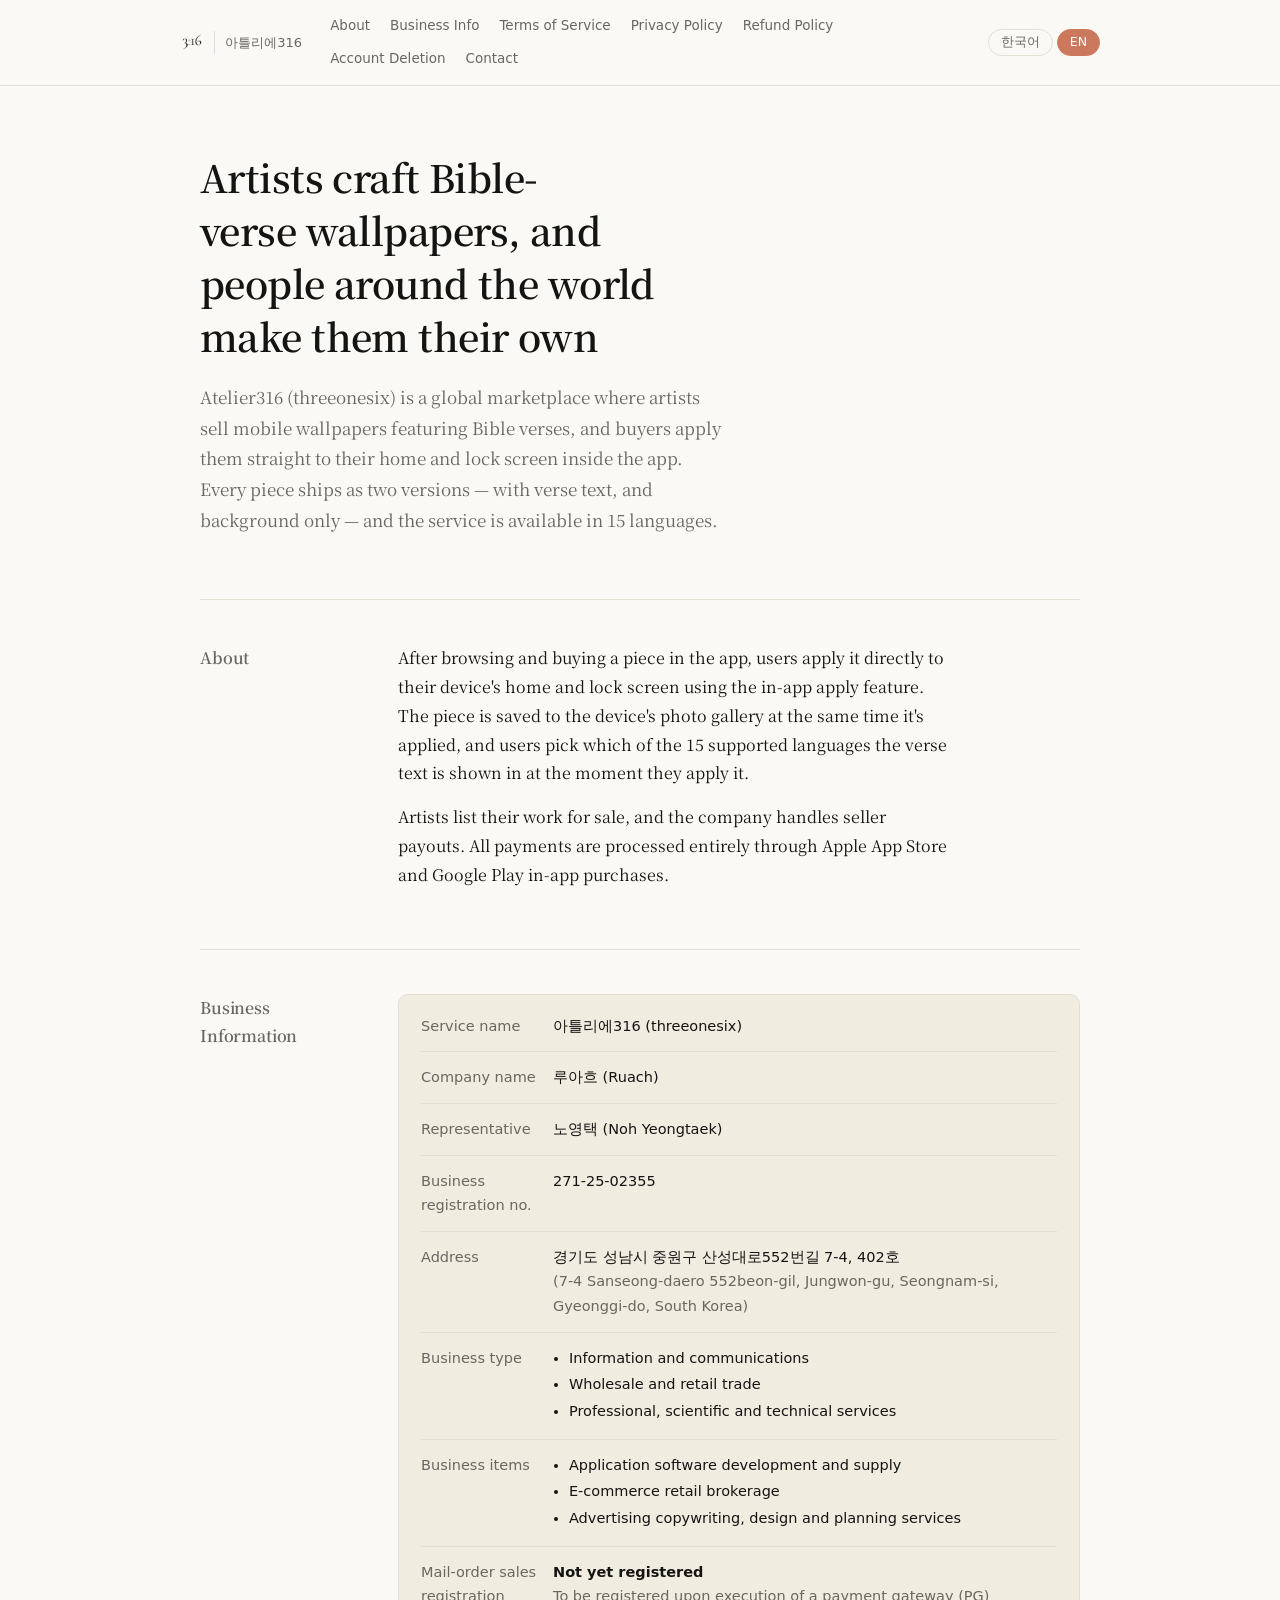
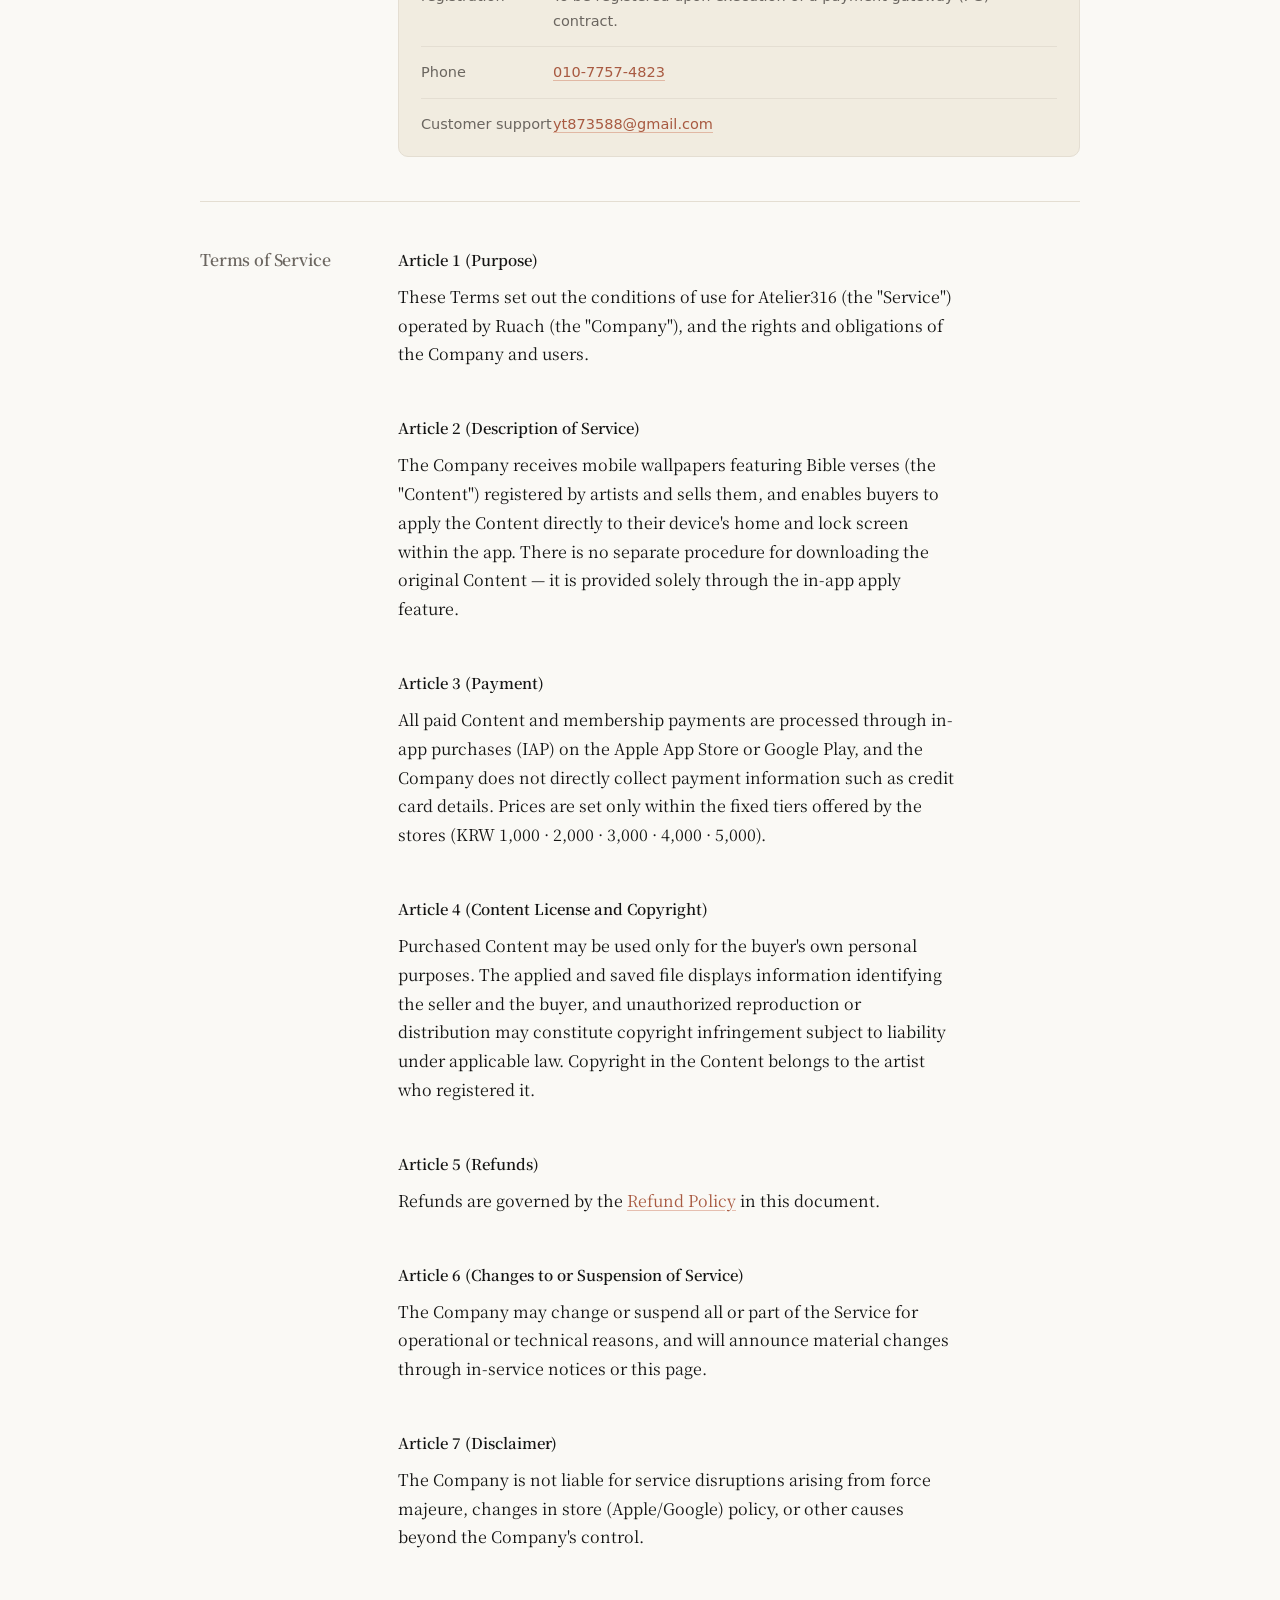
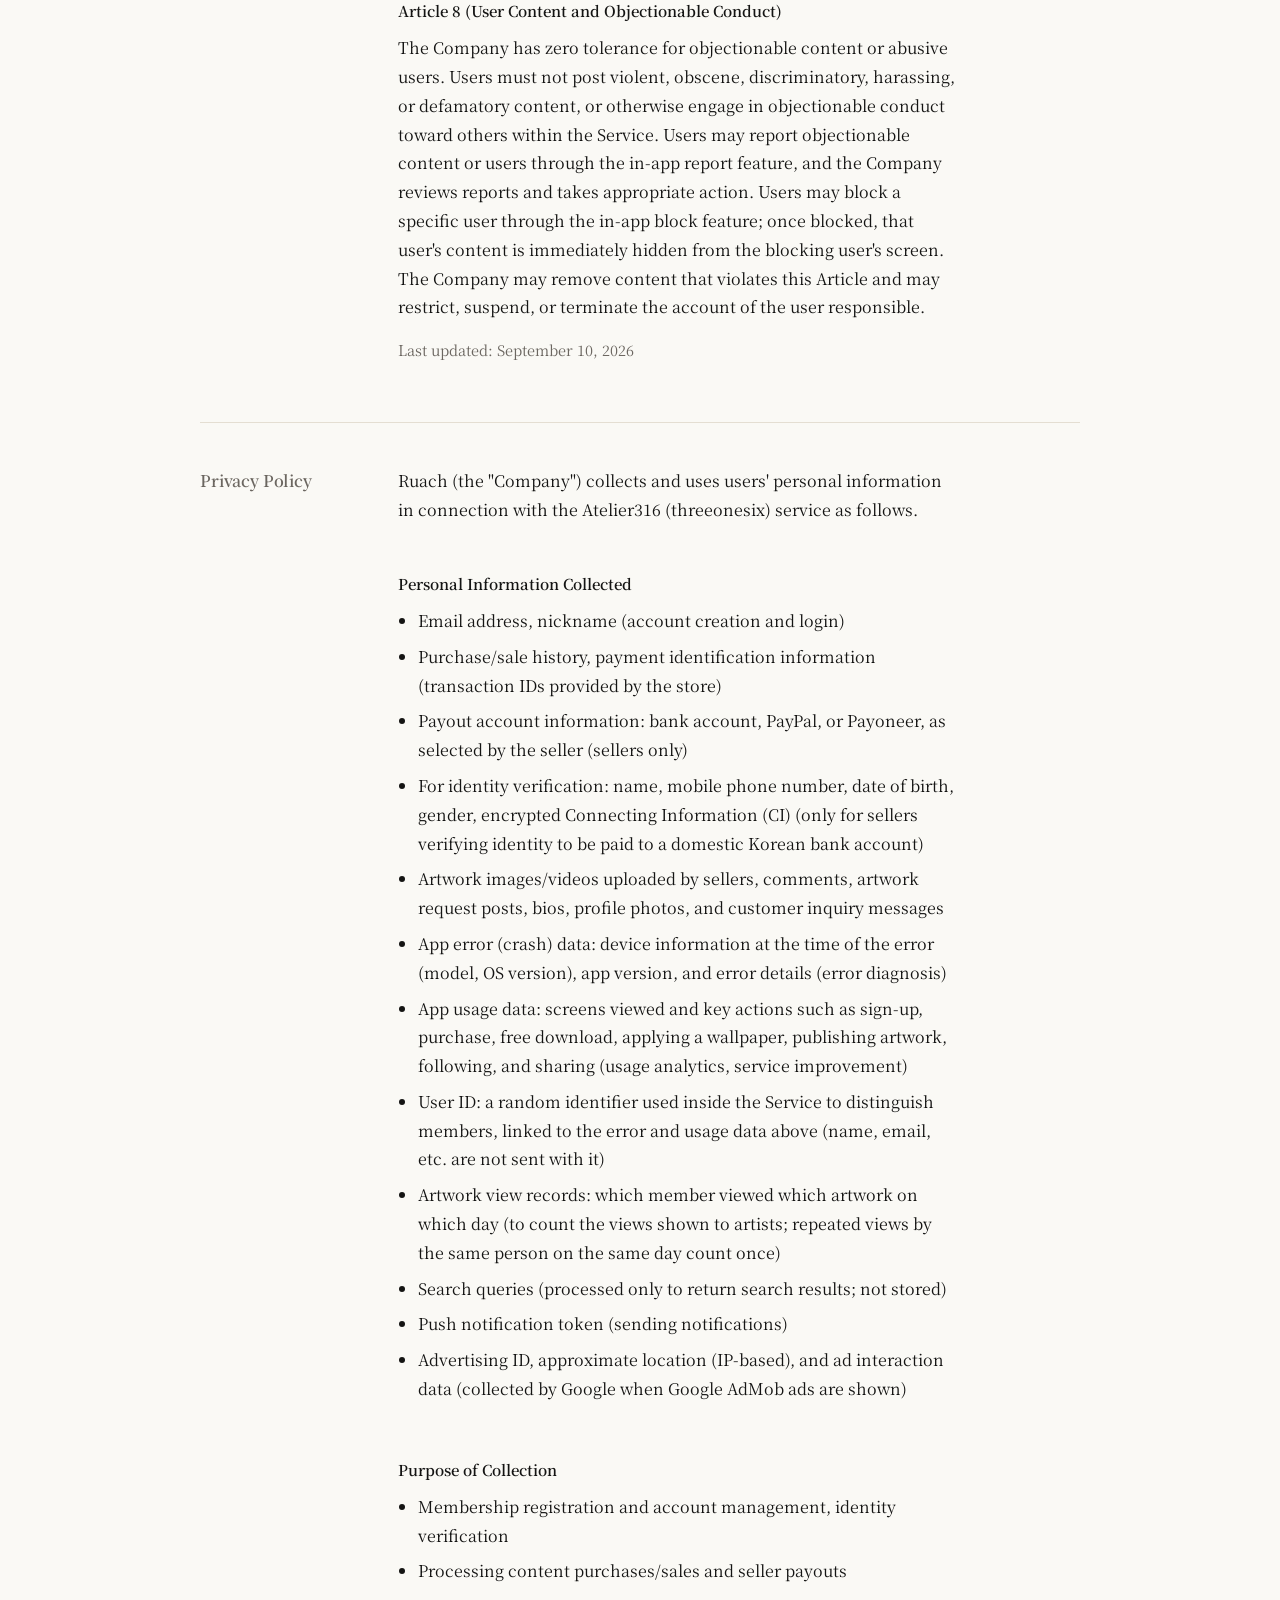
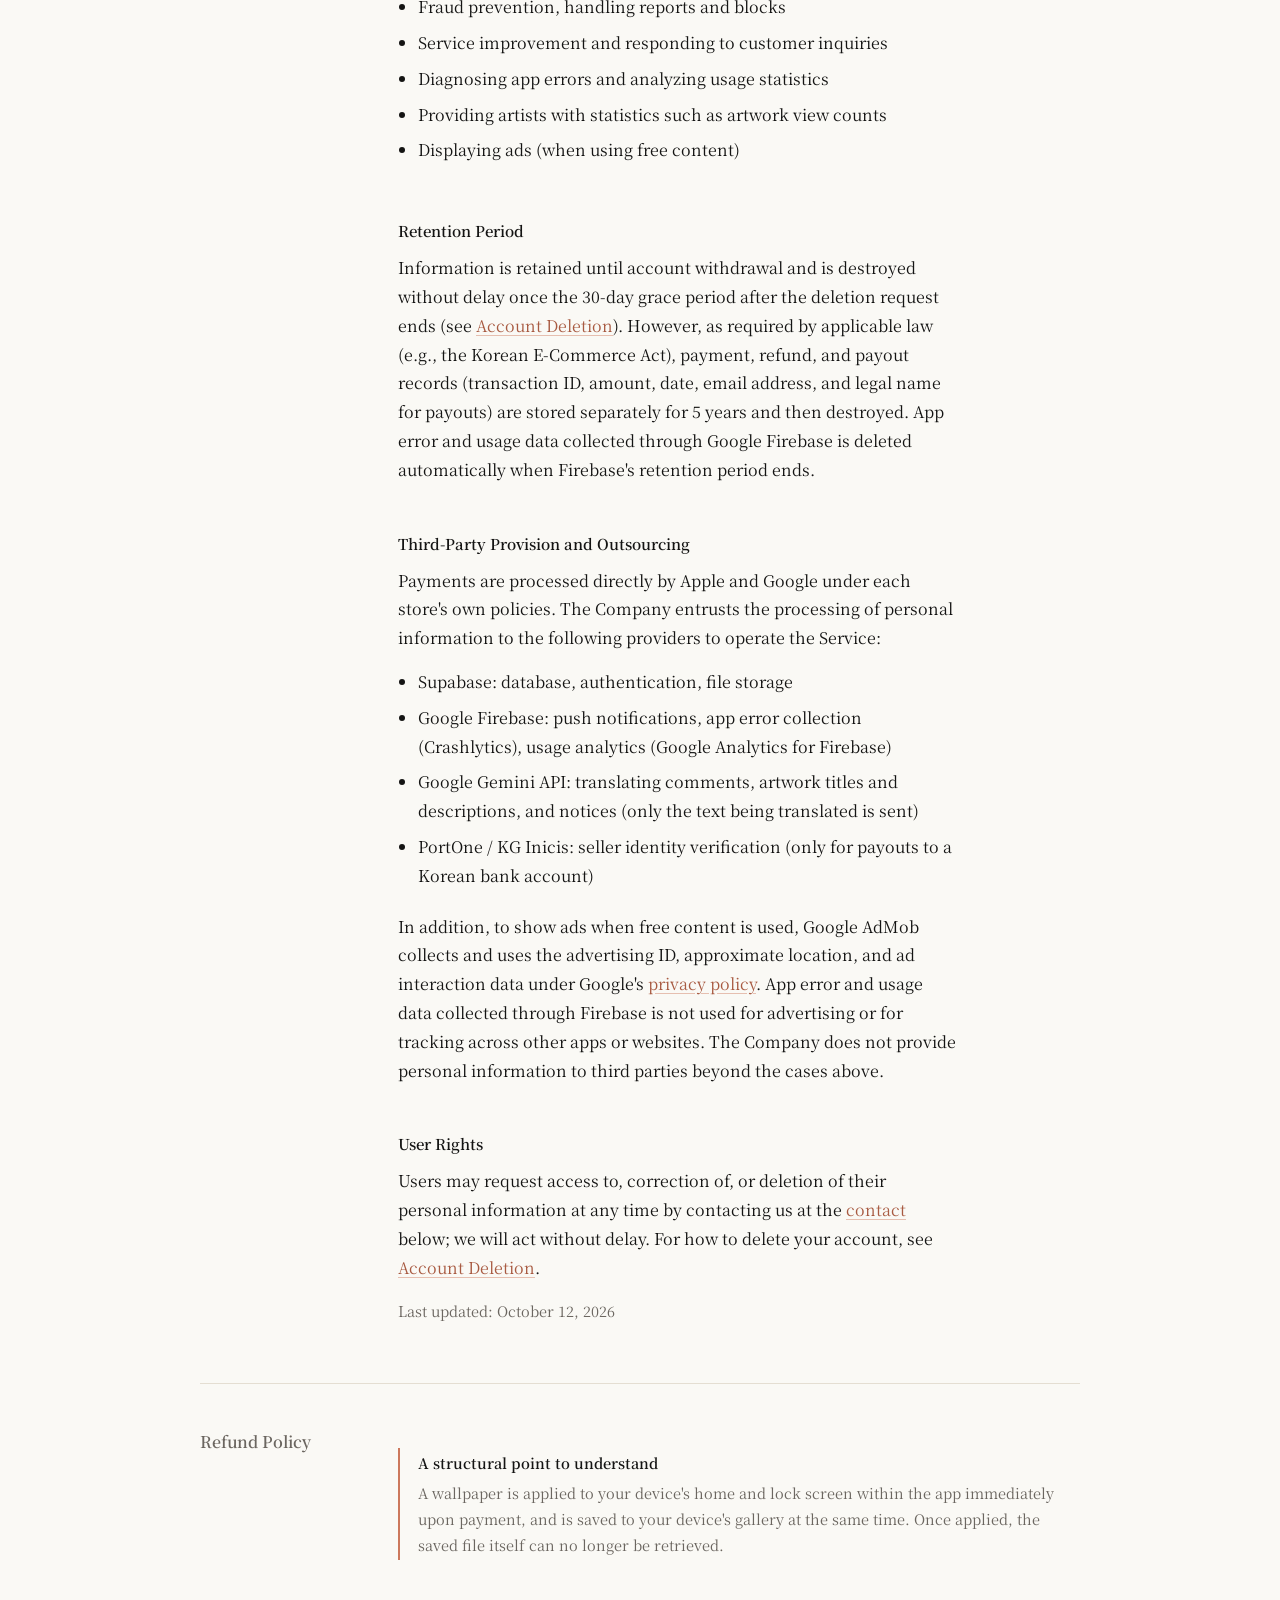
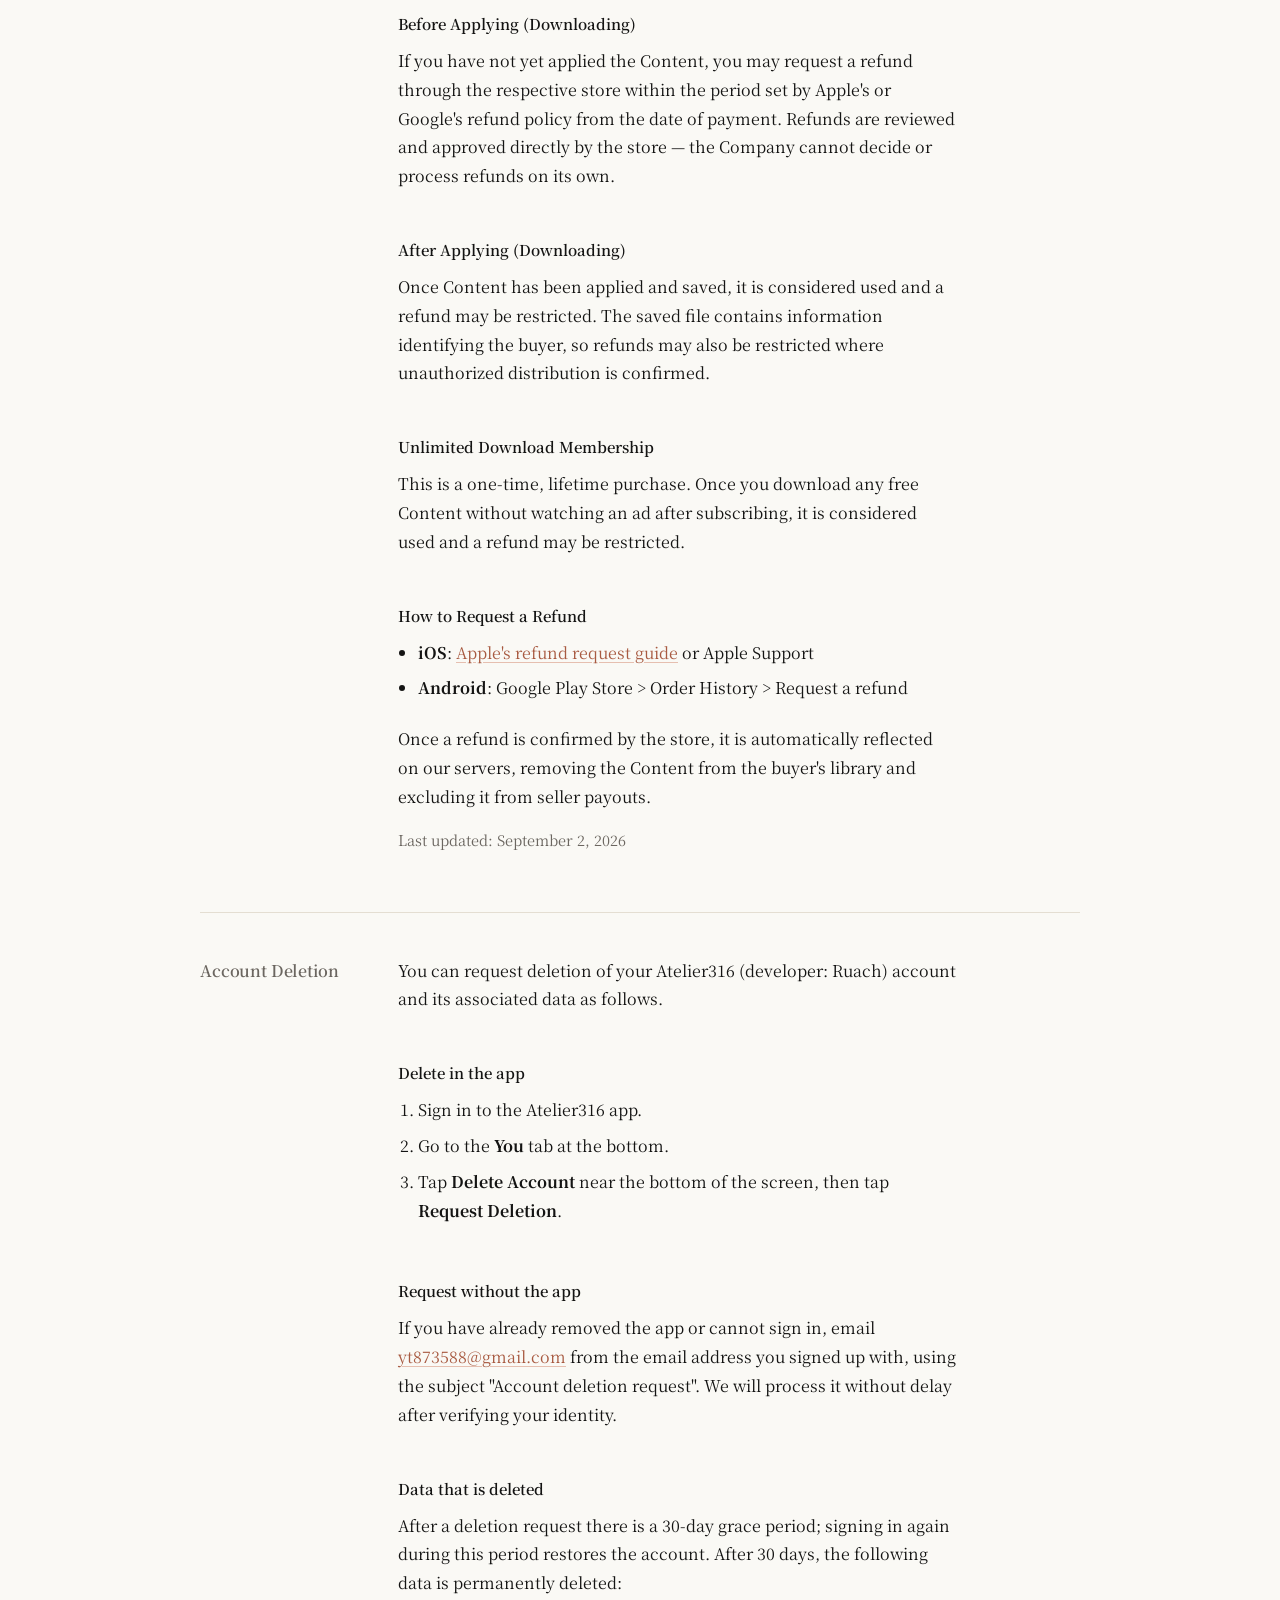
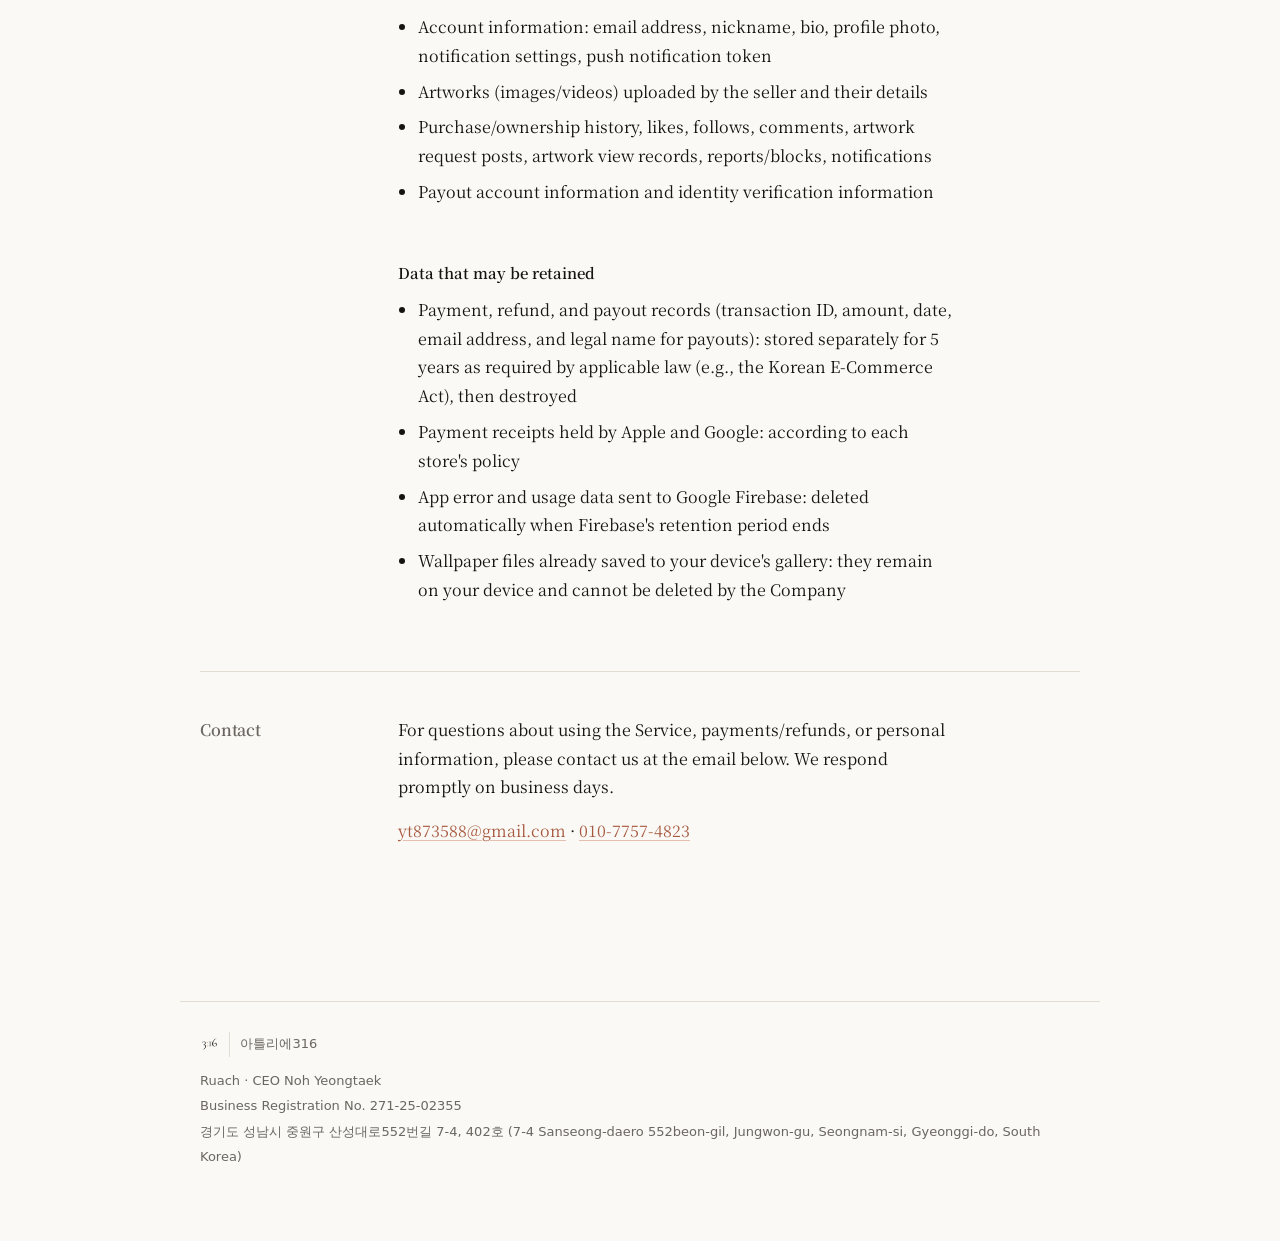
<file: atelier316/index.html>
<!doctype html>
<html lang="ko">
<head>
<meta charset="utf-8">
<meta name="viewport" content="width=device-width, initial-scale=1">
<title>아틀리에316 서비스 정보</title>
<meta name="description" content="아틀리에316(threeonesix) 사업자 정보, 이용약관, 개인정보처리방침, 환불정책 및 고객 문의처.">
<link rel="preconnect" href="https://fonts.googleapis.com">
<link rel="preconnect" href="https://fonts.gstatic.com" crossorigin>
<link rel="stylesheet" href="https://fonts.googleapis.com/css2?family=Noto+Serif+KR:wght@400;600&display=swap">
<style>
  /* ─────────────────────────────────────────────────────────────
     아틀리에316 서비스 정보 페이지
     브랜드 토큰은 logo/README.md 확정값. 임의 변경 금지.
     - 잉크  라이트 #141413 / 다크 #faf9f5
     - 배경  라이트 #faf9f5 / 다크 #181715
     - 코럴  #cc785c (강조 1색 고정)
     Cormorant Garamond는 "3:16" 마크 전용 서체라 여기서 로드하지 않는다.
     마크는 워드마크 PNG로만 쓰고, 한글 제목은 Noto Serif KR이 담당한다.
     (Cormorant에는 한글 글리프가 없어 지정해봤자 폴백된다)
     ───────────────────────────────────────────────────────────── */

  :root {
    --bg: #faf9f5;
    --surface: #f1ece0;
    --ink: #141413;
    --ink-soft: #6b6660;
    --line: #e4ded2;
    --coral: #cc785c;
    --coral-ink: #a85a41;
    --max: 920px;
    --bar: 72px;          /* 상단바 높이 + 여유. 앵커 오프셋과 공유한다 */
    --label-col: 150px;   /* 데스크톱 좌측 섹션 라벨 폭 */
  }
  @media (prefers-color-scheme: dark) {
    :root:not([data-theme="light"]) {
      --bg: #181715; --surface: #201d18; --ink: #faf9f5;
      --ink-soft: #a39d92; --line: #2c2921;
      --coral: #dd8f74; --coral-ink: #dd8f74;
    }
  }
  :root[data-theme="dark"] {
    --bg: #181715; --surface: #201d18; --ink: #faf9f5;
    --ink-soft: #a39d92; --line: #2c2921;
    --coral: #dd8f74; --coral-ink: #dd8f74;
  }

  * { box-sizing: border-box; }
  html { -webkit-text-size-adjust: 100%; }
  @media (prefers-reduced-motion: no-preference) { html { scroll-behavior: smooth; } }

  body {
    margin: 0;
    background: var(--bg);
    color: var(--ink);
    font-family: 'Noto Serif KR', ui-serif, Georgia, serif;
    font-size: 16px;
    line-height: 1.8;
    -webkit-font-smoothing: antialiased;
  }
  /* UI 크롬(내비·표·각주)은 시스템 산세리프. 웹폰트를 하나만 받게 해
     첫 로드를 가볍게 유지한다. 앱이 본문에 시스템 폰트를 쓰는 것과 같은 이유. */
  .ui {
    font-family: -apple-system, BlinkMacSystemFont, 'Segoe UI', 'Apple SD Gothic Neo',
                 'Malgun Gothic', 'Noto Sans KR', system-ui, sans-serif;
  }

  a { color: var(--coral-ink); text-decoration-color: color-mix(in srgb, var(--coral) 45%, transparent); text-underline-offset: 3px; }
  a:hover { text-decoration-color: var(--coral-ink); }
  a:focus-visible { outline: 2px solid var(--coral); outline-offset: 3px; border-radius: 2px; }

  .skip {
    position: absolute; left: -9999px;
    background: var(--bg); color: var(--ink);
    padding: 10px 16px; border: 1px solid var(--line); border-radius: 8px;
  }
  .skip:focus { left: 16px; top: 12px; z-index: 20; }

  /* ── 상단 바 ───────────────────────────────────────────────── */
  .topbar {
    position: sticky; top: 0; z-index: 10;
    padding: 12px 20px;
    background: color-mix(in srgb, var(--bg) 90%, transparent);
    backdrop-filter: blur(8px);
    border-bottom: 1px solid var(--line);
  }
  .topbar-inner {
    max-width: var(--max); margin: 0 auto; width: 100%;
    display: flex; align-items: center; gap: 28px;
  }
  .brand { flex: none; display: flex; align-items: center; gap: 10px; }
  .wordmark { display: block; height: 20px; }
  .wordmark img { display: block; height: 100%; width: auto; }
  .wordmark .wm-dark { display: none; }
  @media (prefers-color-scheme: dark) {
    :root:not([data-theme="light"]) .wordmark .wm-light { display: none; }
    :root:not([data-theme="light"]) .wordmark .wm-dark { display: block; }
  }
  :root[data-theme="dark"] .wordmark .wm-light { display: none; }
  :root[data-theme="dark"] .wordmark .wm-dark { display: block; }
  .brand-name {
    font-size: 13px; font-weight: 500; color: var(--ink-soft);
    padding-left: 10px; border-left: 1px solid var(--line);
  }

  /* 한/영 전환: 번역 블록은 마크업에 둘 다 심어두고 [hidden]으로 감춘다(JS 없이도
     한국어 기본값이 그대로 보임). display:contents/grid를 쓰는 요소가 있어 UA 기본
     [hidden] 규칙이 밀릴 수 있으므로 명시적으로 !important를 준다. */
  [hidden] { display: none !important; }

  .langsw { display: flex; gap: 4px; margin-left: auto; }
  .langsw button {
    font: inherit; font-size: 12.5px; line-height: 1; white-space: nowrap;
    padding: 6px 12px; border-radius: 999px;
    border: 1px solid var(--line); background: transparent; color: var(--ink-soft);
    cursor: pointer;
  }
  .langsw button:hover { color: var(--ink); }
  .langsw button[aria-pressed="true"] {
    background: var(--coral); border-color: var(--coral); color: #fff;
  }

  /* 앵커 내비. 데스크톱은 한 줄, 좁아지면 가로 스크롤이 아니라 줄바꿈으로
     떨어뜨린다. 스크롤바를 숨긴 가로 스트립은 뒤쪽 항목이 발견되지 않는다. */
  nav.jump {
    display: flex; flex-wrap: wrap; gap: 6px 20px;
    font-size: 13.5px; line-height: 1.5;
  }
  nav.jump a {
    color: var(--ink-soft); text-decoration: none; white-space: nowrap;
    padding: 3px 0; border-bottom: 1px solid transparent;
  }
  nav.jump a:hover { color: var(--ink); border-bottom-color: var(--coral); }

  /* ── 본문 뼈대 ─────────────────────────────────────────────── */
  main { max-width: var(--max); margin: 0 auto; padding: 64px 20px 96px; }

  .hero { margin-bottom: 64px; }
  h1 {
    font-weight: 600;
    font-size: clamp(27px, 4.2vw, 38px);
    line-height: 1.4;
    letter-spacing: -0.015em;
    margin: 0 0 20px;
    text-wrap: balance;   /* 하드 <br> 없이 브라우저가 균형 잡게 둔다 */
    max-width: 22ch;
  }
  .lede { font-size: 17px; color: var(--ink-soft); max-width: 58ch; margin: 0; }

  /* 섹션: 데스크톱에서 좌측에 라벨(스티키), 우측에 본문.
     긴 약관을 읽는 동안 현재 섹션이 계속 보이게 하려는 것이지 장식이 아니다. */
  section {
    margin-top: 0; padding: 44px 0;
    border-top: 1px solid var(--line);
    scroll-margin-top: var(--bar);   /* 스티키 바가 제목을 가리는 문제 해결 */
  }
  section > h2 {
    font-size: 19px; font-weight: 600; letter-spacing: -0.01em;
    margin: 0 0 18px; color: var(--ink);
  }
  @media (min-width: 900px) {
    section {
      display: grid;
      grid-template-columns: var(--label-col) minmax(0, 1fr);
      column-gap: 48px;
    }
    section > h2 {
      grid-column: 1; grid-row: 1 / -1; margin: 0;
      position: sticky; top: calc(var(--bar) + 12px);
      align-self: start;
      font-size: 16px; color: var(--ink-soft);
    }
    section > :not(h2) { grid-column: 2; }
  }

  h3 { font-size: 15px; font-weight: 600; color: var(--ink); margin: 30px 0 10px; }
  section > h2 + * { margin-top: 0; }
  p { margin: 0 0 15px; max-width: 62ch; }
  p.small, .small { color: var(--ink-soft); font-size: 14.5px; }
  ul, ol { margin: 0 0 15px; padding-left: 1.25em; max-width: 62ch; }
  li { margin-bottom: 7px; }

  /* ── 사업자 정보표 ─────────────────────────────────────────── */
  .card { background: var(--surface); border: 1px solid var(--line); border-radius: 10px; padding: 6px 22px; }
  dl.biz { font-size: 14.5px; line-height: 1.7; display: grid; grid-template-columns: 132px 1fr; gap: 0; margin: 0; }
  dl.biz > div { display: contents; }
  dl.biz dt, dl.biz dd { padding: 13px 0; border-bottom: 1px solid var(--line); margin: 0; }
  dl.biz > div:last-child dt, dl.biz > div:last-child dd { border-bottom: none; }
  dl.biz dt { color: var(--ink-soft); font-weight: 500; }
  dl.biz dd { font-variant-numeric: tabular-nums; }
  dl.biz dd ul { margin: 0; padding-left: 1.1em; max-width: none; }
  dl.biz dd li { margin-bottom: 2px; }

  /* 미신고 상태는 사실대로 적되 코럴(브랜드 강조색)로 칠하지 않는다.
     강조색을 경고로 쓰면 페이지에서 가장 약한 사실에 시선이 몰린다. */
  .status { color: var(--ink-soft); }
  .status b { color: var(--ink); font-weight: 600; }

  .note {
    border-left: 2px solid var(--coral);
    padding: 2px 0 2px 18px; margin: 20px 0;
    color: var(--ink-soft); font-size: 14.5px;
  }
  .note strong { color: var(--ink); font-weight: 600; display: block; margin-bottom: 4px; }

  footer {
    max-width: var(--max); margin: 0 auto;
    padding: 30px 20px 72px;
    font-size: 13px; line-height: 1.9; color: var(--ink-soft);
    border-top: 1px solid var(--line);
  }
  footer .brand { margin-bottom: 12px; }
  footer .wordmark { height: 16px; }
  footer .rows { display: grid; gap: 1px; }

  @media (max-width: 560px) {
    body { font-size: 15.5px; }
    dl.biz { grid-template-columns: 100px 1fr; font-size: 13.5px; }
    .topbar-inner { flex-direction: column; align-items: flex-start; gap: 10px; }
    main { padding-top: 44px; }
  }

  /* ── 인쇄 / PDF ────────────────────────────────────────────
     심사자가 이 페이지를 PDF로 보관하는 경우를 위한 스타일. */
  @media print {
    .topbar, .skip { display: none; }
    body { background: #fff; color: #000; font-size: 10.5pt; line-height: 1.6; }
    main, footer { max-width: none; padding: 0; }
    section { display: block; padding: 14pt 0; break-inside: auto; }
    section > h2 { position: static; font-size: 13pt; color: #000; margin-bottom: 8pt; }
    h3 { break-after: avoid; }
    .card { background: none; border: 1px solid #999; }
    a { color: #000; text-decoration: underline; }
    a[href^="http"]::after { content: " (" attr(href) ")"; font-size: 8.5pt; color: #444; }
  }
</style>
</head>
<body>

<a class="skip ui" href="#main">
  <span data-lang="ko">본문으로 건너뛰기</span><span data-lang="en" hidden>Skip to content</span>
</a>

<div class="topbar">
  <div class="topbar-inner">
    <span class="brand">
      <span class="wordmark">
        <img class="wm-light" src="[data-uri]" alt="아틀리에316">
        <img class="wm-dark" src="[data-uri]" alt="아틀리에316">
      </span>
      <span class="brand-name ui">아틀리에316</span>
    </span>
    <nav class="jump ui" aria-label="문서 내 이동">
      <a href="#about"><span data-lang="ko">서비스 소개</span><span data-lang="en" hidden>About</span></a>
      <a href="#biz"><span data-lang="ko">사업자 정보</span><span data-lang="en" hidden>Business Info</span></a>
      <a href="#terms"><span data-lang="ko">이용약관</span><span data-lang="en" hidden>Terms of Service</span></a>
      <a href="#privacy"><span data-lang="ko">개인정보처리방침</span><span data-lang="en" hidden>Privacy Policy</span></a>
      <a href="#refund"><span data-lang="ko">환불정책</span><span data-lang="en" hidden>Refund Policy</span></a>
      <a href="#delete-account"><span data-lang="ko">계정 삭제</span><span data-lang="en" hidden>Account Deletion</span></a>
      <a href="#contact"><span data-lang="ko">문의</span><span data-lang="en" hidden>Contact</span></a>
    </nav>
    <span class="langsw ui" role="group" aria-label="Language / 언어">
      <button type="button" data-set-lang="ko" aria-pressed="true">한국어</button>
      <button type="button" data-set-lang="en" aria-pressed="false">EN</button>
    </span>
  </div>
</div>

<main id="main">
  <div class="hero">
    <h1 data-lang="ko">성경 말씀이 담긴 배경화면을 작가가 만들고, 전 세계 이용자가 씁니다</h1>
    <h1 data-lang="en" hidden>Artists craft Bible-verse wallpapers, and people around the world make them their own</h1>
    <p class="lede" data-lang="ko">
      아틀리에316(threeonesix)은 작가가 성경 구절을 담아 만든 모바일 배경화면을 판매하고,
      구매자가 앱 안에서 바로 홈·잠금 화면에 적용하는 글로벌 마켓플레이스입니다.
      모든 작품은 말씀이 담긴 버전과 배경만 있는 버전, 두 가지로 함께 제공되며
      15개 언어로 서비스합니다.
    </p>
    <p class="lede" data-lang="en" hidden>
      Atelier316 (threeonesix) is a global marketplace where artists sell mobile wallpapers
      featuring Bible verses, and buyers apply them straight to their home and lock screen
      inside the app. Every piece ships as two versions — with verse text, and background
      only — and the service is available in 15 languages.
    </p>
  </div>

  <section id="about">
    <h2><span data-lang="ko">서비스 소개</span><span data-lang="en" hidden>About</span></h2>
    <p data-lang="ko">이용자는 앱에서 작품을 둘러보고 구매한 뒤, 앱 안의 적용 기능으로 기기의 홈 화면과
      잠금 화면에 바로 설정합니다. 적용과 동시에 기기 갤러리에도 저장되며, 표시되는 말씀의
      언어는 이용자가 적용 시점에 15개 언어 중에서 직접 고릅니다.</p>
    <p data-lang="en" hidden>After browsing and buying a piece in the app, users apply it directly
      to their device's home and lock screen using the in-app apply feature. The piece is saved
      to the device's photo gallery at the same time it's applied, and users pick which of the
      15 supported languages the verse text is shown in at the moment they apply it.</p>
    <p data-lang="ko">작가는 작품을 등록해 판매하고, 판매 대금은 회사가 정산합니다. 결제는 전액 Apple
      App Store와 Google Play의 인앱 결제로 이루어집니다.</p>
    <p data-lang="en" hidden>Artists list their work for sale, and the company handles seller
      payouts. All payments are processed entirely through Apple App Store and Google Play
      in-app purchases.</p>
  </section>

  <section id="biz">
    <h2><span data-lang="ko">사업자 정보</span><span data-lang="en" hidden>Business Information</span></h2>
    <div class="card">
      <dl class="biz ui">
        <div><dt><span data-lang="ko">서비스명</span><span data-lang="en" hidden>Service name</span></dt><dd>아틀리에316 (threeonesix)</dd></div>
        <div><dt><span data-lang="ko">상호</span><span data-lang="en" hidden>Company name</span></dt><dd>루아흐 (Ruach)</dd></div>
        <div><dt><span data-lang="ko">대표자</span><span data-lang="en" hidden>Representative</span></dt><dd>노영택 (Noh Yeongtaek)</dd></div>
        <div><dt><span data-lang="ko">사업자등록번호</span><span data-lang="en" hidden>Business registration no.</span></dt><dd>271-25-02355</dd></div>
        <div><dt><span data-lang="ko">사업장 소재지</span><span data-lang="en" hidden>Address</span></dt><dd>
          <span data-lang="ko">경기도 성남시 중원구 산성대로552번길 7-4, 402호</span>
          <span data-lang="en" hidden>경기도 성남시 중원구 산성대로552번길 7-4, 402호<br><span class="small">(7-4 Sanseong-daero 552beon-gil, Jungwon-gu, Seongnam-si, Gyeonggi-do, South Korea)</span></span>
        </dd></div>
        <div><dt><span data-lang="ko">업태</span><span data-lang="en" hidden>Business type</span></dt><dd>
          <ul data-lang="ko">
            <li>정보통신업</li>
            <li>도매 및 소매업</li>
            <li>전문, 과학 및 기술서비스업</li>
          </ul>
          <ul data-lang="en" hidden>
            <li>Information and communications</li>
            <li>Wholesale and retail trade</li>
            <li>Professional, scientific and technical services</li>
          </ul>
        </dd></div>
        <div><dt><span data-lang="ko">종목</span><span data-lang="en" hidden>Business items</span></dt><dd>
          <ul data-lang="ko">
            <li>응용 소프트웨어 개발 및 공급업</li>
            <li>전자상거래 소매 중개업</li>
            <li>광고물 문안, 도안, 설계 등 작성업</li>
          </ul>
          <ul data-lang="en" hidden>
            <li>Application software development and supply</li>
            <li>E-commerce retail brokerage</li>
            <li>Advertising copywriting, design and planning services</li>
          </ul>
        </dd></div>
        <div><dt><span data-lang="ko">통신판매업신고</span><span data-lang="en" hidden>Mail-order sales registration</span></dt><dd class="status">
          <span data-lang="ko"><b>미신고</b><br>결제대행사 계약 체결 후 신고 예정입니다.</span>
          <span data-lang="en" hidden><b>Not yet registered</b><br>To be registered upon execution of a payment gateway (PG) contract.</span>
        </dd></div>
        <div><dt><span data-lang="ko">전화번호</span><span data-lang="en" hidden>Phone</span></dt><dd><a href="tel:+821077574823">010-7757-4823</a></dd></div>
        <div><dt><span data-lang="ko">고객센터</span><span data-lang="en" hidden>Customer support</span></dt><dd><a href="mailto:yt873588@gmail.com">yt873588@gmail.com</a></dd></div>
      </dl>
    </div>
  </section>

  <section id="terms">
    <h2><span data-lang="ko">이용약관</span><span data-lang="en" hidden>Terms of Service</span></h2>

    <h3><span data-lang="ko">제1조 (목적)</span><span data-lang="en" hidden>Article 1 (Purpose)</span></h3>
    <p data-lang="ko">이 약관은 루아흐(이하 "회사")가 운영하는 아틀리에316(이하 "서비스")의 이용 조건과
      회사와 이용자의 권리·의무를 정합니다.</p>
    <p data-lang="en" hidden>These Terms set out the conditions of use for Atelier316 (the
      "Service") operated by Ruach (the "Company"), and the rights and obligations of the
      Company and users.</p>

    <h3><span data-lang="ko">제2조 (서비스 내용)</span><span data-lang="en" hidden>Article 2 (Description of Service)</span></h3>
    <p data-lang="ko">회사는 성경 말씀이 담긴 모바일 배경화면(이하 "콘텐츠")을 작가로부터 등록받아
      판매하고, 구매자가 앱 안에서 기기의 홈·잠금 화면에 직접 적용할 수 있도록 중개합니다.
      원본 콘텐츠를 내려받는 별도의 다운로드 절차는 없으며, 앱 내 적용 기능을 통해서만
      제공됩니다.</p>
    <p data-lang="en" hidden>The Company receives mobile wallpapers featuring Bible verses
      (the "Content") registered by artists and sells them, and enables buyers to apply the
      Content directly to their device's home and lock screen within the app. There is no
      separate procedure for downloading the original Content — it is provided solely through
      the in-app apply feature.</p>

    <h3><span data-lang="ko">제3조 (결제)</span><span data-lang="en" hidden>Article 3 (Payment)</span></h3>
    <p data-lang="ko">모든 유료 콘텐츠와 멤버십 결제는 Apple App Store 또는 Google Play의 인앱 결제(IAP)로
      처리되며, 회사는 신용카드 정보 등 결제 수단을 직접 수집하지 않습니다. 가격은 스토어가
      제공하는 정액 구간(1,000원 · 2,000원 · 3,000원 · 4,000원 · 5,000원) 중에서만 책정됩니다.</p>
    <p data-lang="en" hidden>All paid Content and membership payments are processed through
      in-app purchases (IAP) on the Apple App Store or Google Play, and the Company does not
      directly collect payment information such as credit card details. Prices are set only
      within the fixed tiers offered by the stores (KRW 1,000 · 2,000 · 3,000 · 4,000 · 5,000).</p>

    <h3><span data-lang="ko">제4조 (콘텐츠 이용 권한과 저작권)</span><span data-lang="en" hidden>Article 4 (Content License and Copyright)</span></h3>
    <p data-lang="ko">구매한 콘텐츠는 구매자 본인의 개인적 용도로만 사용할 수 있습니다. 적용·저장되는
      파일에는 판매자명과 구매자를 식별할 수 있는 정보가 함께 표시되며, 이를 무단으로
      복제·배포하는 경우 저작권 침해로서 관련 법령에 따라 책임을 질 수 있습니다. 콘텐츠에
      대한 저작권은 이를 등록한 작가에게 있습니다.</p>
    <p data-lang="en" hidden>Purchased Content may be used only for the buyer's own personal
      purposes. The applied and saved file displays information identifying the seller and
      the buyer, and unauthorized reproduction or distribution may constitute copyright
      infringement subject to liability under applicable law. Copyright in the Content belongs
      to the artist who registered it.</p>

    <h3><span data-lang="ko">제5조 (환불)</span><span data-lang="en" hidden>Article 5 (Refunds)</span></h3>
    <p data-lang="ko">환불에 관한 사항은 이 문서의 <a href="#refund">환불정책</a>을 따릅니다.</p>
    <p data-lang="en" hidden>Refunds are governed by the <a href="#refund">Refund Policy</a> in
      this document.</p>

    <h3><span data-lang="ko">제6조 (서비스의 변경·중단)</span><span data-lang="en" hidden>Article 6 (Changes to or Suspension of Service)</span></h3>
    <p data-lang="ko">회사는 운영상·기술상 필요에 따라 서비스의 전부 또는 일부를 변경하거나 중단할 수
      있으며, 중요한 변경 사항은 서비스 내 공지 또는 이 페이지를 통해 안내합니다.</p>
    <p data-lang="en" hidden>The Company may change or suspend all or part of the Service for
      operational or technical reasons, and will announce material changes through in-service
      notices or this page.</p>

    <h3><span data-lang="ko">제7조 (면책)</span><span data-lang="en" hidden>Article 7 (Disclaimer)</span></h3>
    <p data-lang="ko">회사는 천재지변, 스토어(Apple·Google)의 정책 변경 등 회사가 통제할 수 없는 사유로
      발생한 서비스 장애에 대해 책임을 지지 않습니다.</p>
    <p data-lang="en" hidden>The Company is not liable for service disruptions arising from
      force majeure, changes in store (Apple/Google) policy, or other causes beyond the
      Company's control.</p>

    <h3><span data-lang="ko">제8조 (이용자 콘텐츠 및 부적절한 행위에 대한 조치)</span><span data-lang="en" hidden>Article 8 (User Content and Objectionable Conduct)</span></h3>
    <p data-lang="ko">회사는 부적절한 콘텐츠나 학대적인 이용자에 대해 무관용 원칙을 적용합니다.
      이용자는 서비스 내에서 타인에 대한 폭력적·음란적·차별적 표현, 괴롭힘, 명예훼손 등
      부적절한 콘텐츠를 게시하거나 그러한 행위를 해서는 안 됩니다. 이용자는 앱 내 신고
      기능으로 부적절한 콘텐츠나 이용자를 신고할 수 있으며, 신고된 내용은 회사가 확인 후
      필요한 조치를 취합니다. 이용자는 앱 내 차단 기능으로 특정 이용자를 차단할 수 있고,
      차단 즉시 해당 이용자의 콘텐츠는 본인의 화면에서 보이지 않게 됩니다. 회사는 이 조를
      위반한 콘텐츠를 삭제하고 해당 이용자의 이용을 제한하거나 계정을 정지·해지할 수
      있습니다.</p>
    <p data-lang="en" hidden>The Company has zero tolerance for objectionable content or
      abusive users. Users must not post violent, obscene, discriminatory, harassing, or
      defamatory content, or otherwise engage in objectionable conduct toward others within
      the Service. Users may report objectionable content or users through the in-app report
      feature, and the Company reviews reports and takes appropriate action. Users may block
      a specific user through the in-app block feature; once blocked, that user's content is
      immediately hidden from the blocking user's screen. The Company may remove content that
      violates this Article and may restrict, suspend, or terminate the account of the user
      responsible.</p>

    <p class="small" data-lang="ko">최종 개정일: 2026년 9월 10일</p>
    <p class="small" data-lang="en" hidden>Last updated: September 10, 2026</p>
  </section>

  <section id="privacy">
    <h2><span data-lang="ko">개인정보처리방침</span><span data-lang="en" hidden>Privacy Policy</span></h2>
    <p data-lang="ko">루아흐(이하 "회사")는 아틀리에316(threeonesix) 서비스와 관련하여 이용자의 개인정보를
      다음과 같이 수집·이용합니다.</p>
    <p data-lang="en" hidden>Ruach (the "Company") collects and uses users' personal information
      in connection with the Atelier316 (threeonesix) service as follows.</p>

    <h3><span data-lang="ko">수집하는 개인정보 항목</span><span data-lang="en" hidden>Personal Information Collected</span></h3>
    <ul data-lang="ko">
      <li>이메일 주소, 닉네임 (계정 생성·로그인)</li>
      <li>구매·판매 내역, 결제 식별 정보 (스토어가 제공하는 거래 ID)</li>
      <li>정산 계좌 정보: 은행 계좌, PayPal, Payoneer 중 판매자가 선택한 방식 (판매자만 해당)</li>
      <li>본인 확인 시: 이름, 휴대전화번호, 생년월일, 성별, 암호화된 이용자 확인값(CI) (국내 계좌로 정산받는 판매자의 본인인증 시에만 해당)</li>
      <li>판매자가 올린 작품 이미지·동영상, 댓글, 작품 요청 게시글, 자기소개, 프로필 사진, 고객 문의 내용</li>
      <li>앱 오류(충돌) 정보: 오류 발생 시점의 기기 정보(기종, OS 버전), 앱 버전, 오류 내용 (오류 진단)</li>
      <li>앱 이용 기록: 열어본 화면, 가입·구매·무료 받기·배경화면 적용·작품 게시·구독·공유 등 주요 동작 (이용 통계 분석, 서비스 개선)</li>
      <li>사용자 ID: 서비스 내부에서 회원을 구분하는 무작위 식별값으로, 위 오류 정보·이용 기록과 연결됩니다 (이름·이메일 등은 함께 보내지 않음)</li>
      <li>작품 조회 기록: 어떤 회원이 어떤 작품을 어느 날 조회했는지 (작가에게 보여주는 조회수 집계, 같은 사람의 같은 날 조회는 1회로 셈)</li>
      <li>검색어 (검색 결과 제공 시에만 처리하며 저장하지 않음)</li>
      <li>푸시 알림 토큰 (알림 발송)</li>
      <li>광고 ID, 대략적인 위치(IP 기반), 광고 상호작용 정보 (Google AdMob 광고 표시 시 Google이 수집)</li>
    </ul>
    <ul data-lang="en" hidden>
      <li>Email address, nickname (account creation and login)</li>
      <li>Purchase/sale history, payment identification information (transaction IDs provided by the store)</li>
      <li>Payout account information: bank account, PayPal, or Payoneer, as selected by the seller (sellers only)</li>
      <li>For identity verification: name, mobile phone number, date of birth, gender, encrypted Connecting Information (CI) (only for sellers verifying identity to be paid to a domestic Korean bank account)</li>
      <li>Artwork images/videos uploaded by sellers, comments, artwork request posts, bios, profile photos, and customer inquiry messages</li>
      <li>App error (crash) data: device information at the time of the error (model, OS version), app version, and error details (error diagnosis)</li>
      <li>App usage data: screens viewed and key actions such as sign-up, purchase, free download, applying a wallpaper, publishing artwork, following, and sharing (usage analytics, service improvement)</li>
      <li>User ID: a random identifier used inside the Service to distinguish members, linked to the error and usage data above (name, email, etc. are not sent with it)</li>
      <li>Artwork view records: which member viewed which artwork on which day (to count the views shown to artists; repeated views by the same person on the same day count once)</li>
      <li>Search queries (processed only to return search results; not stored)</li>
      <li>Push notification token (sending notifications)</li>
      <li>Advertising ID, approximate location (IP-based), and ad interaction data (collected by Google when Google AdMob ads are shown)</li>
    </ul>

    <h3><span data-lang="ko">수집 목적</span><span data-lang="en" hidden>Purpose of Collection</span></h3>
    <ul data-lang="ko">
      <li>회원 가입 및 계정 관리, 본인 확인</li>
      <li>콘텐츠 구매·판매 처리 및 정산</li>
      <li>부정 이용 방지, 신고·차단 처리</li>
      <li>서비스 개선 및 고객 문의 응대</li>
      <li>앱 오류 진단 및 이용 통계 분석</li>
      <li>작가에게 작품 조회수 등 통계 제공</li>
      <li>광고 표시 (무료 콘텐츠 이용 시)</li>
    </ul>
    <ul data-lang="en" hidden>
      <li>Membership registration and account management, identity verification</li>
      <li>Processing content purchases/sales and seller payouts</li>
      <li>Fraud prevention, handling reports and blocks</li>
      <li>Service improvement and responding to customer inquiries</li>
      <li>Diagnosing app errors and analyzing usage statistics</li>
      <li>Providing artists with statistics such as artwork view counts</li>
      <li>Displaying ads (when using free content)</li>
    </ul>

    <h3><span data-lang="ko">보유 및 이용 기간</span><span data-lang="en" hidden>Retention Period</span></h3>
    <p data-lang="ko">회원 탈퇴 시까지 보유하며, 탈퇴 요청 후 30일의 유예 기간이 지나면 지체 없이
      파기합니다(자세한 내용은 <a href="#delete-account">계정 삭제</a> 참고). 다만 전자상거래법 등
      관계 법령에 따라 결제·환불·정산 기록(거래 ID, 금액, 일시, 이메일 주소, 정산 시 실명)은 다른
      정보와 분리해 5년간 보관한 뒤 파기합니다. Google Firebase로 수집한 앱 오류 정보와 이용 기록은
      Firebase의 보관 기간이 지나면 자동으로 삭제됩니다.</p>
    <p data-lang="en" hidden>Information is retained until account withdrawal and is destroyed
      without delay once the 30-day grace period after the deletion request ends (see
      <a href="#delete-account">Account Deletion</a>). However, as required by applicable law
      (e.g., the Korean E-Commerce Act), payment, refund, and payout records (transaction ID, amount,
      date, email address, and legal name for payouts) are stored separately for 5 years and then destroyed.
      App error and usage data collected through Google Firebase is deleted automatically when
      Firebase's retention period ends.</p>

    <h3><span data-lang="ko">제3자 제공 및 처리 위탁</span><span data-lang="en" hidden>Third-Party Provision and Outsourcing</span></h3>
    <p data-lang="ko">결제는 Apple·Google이 각 스토어 정책에 따라 직접 처리합니다. 회사는 서비스 운영을
      위해 다음 업체에 개인정보 처리를 위탁합니다.</p>
    <ul data-lang="ko">
      <li>Supabase: 데이터베이스, 인증, 파일 저장</li>
      <li>Google Firebase: 푸시 알림 발송, 앱 오류 수집(Crashlytics), 이용 통계 분석(Google Analytics for Firebase)</li>
      <li>Google Gemini API: 댓글·작품 제목과 설명·공지 번역 (번역할 문장만 전달)</li>
      <li>PortOne·KG이니시스: 판매자 본인인증 (국내 계좌 정산 시에만)</li>
    </ul>
    <p data-lang="ko">또한 무료 콘텐츠 이용 시 표시되는 광고를 위해 Google AdMob이 광고 ID, 대략적인
      위치, 광고 상호작용 정보를 수집·이용하며, 이는 Google의
      <a href="https://policies.google.com/technologies/partner-sites">개인정보처리방침</a>을 따릅니다.
      Firebase로 수집하는 앱 오류 정보와 이용 기록은 광고나 다른 앱·웹사이트에 걸친 추적에 사용하지
      않습니다. 회사는 위 경우 외에 개인정보를 제3자에게 제공하지 않습니다.</p>
    <p data-lang="en" hidden>Payments are processed directly by Apple and Google under each
      store's own policies. The Company entrusts the processing of personal information to the
      following providers to operate the Service:</p>
    <ul data-lang="en" hidden>
      <li>Supabase: database, authentication, file storage</li>
      <li>Google Firebase: push notifications, app error collection (Crashlytics), usage analytics (Google Analytics for Firebase)</li>
      <li>Google Gemini API: translating comments, artwork titles and descriptions, and notices (only the text being translated is sent)</li>
      <li>PortOne / KG Inicis: seller identity verification (only for payouts to a Korean bank account)</li>
    </ul>
    <p data-lang="en" hidden>In addition, to show ads when free content is used, Google AdMob
      collects and uses the advertising ID, approximate location, and ad interaction data under
      Google's <a href="https://policies.google.com/technologies/partner-sites">privacy policy</a>.
      App error and usage data collected through Firebase is not used for advertising or for
      tracking across other apps or websites. The Company does not provide personal information
      to third parties beyond the cases above.</p>

    <h3><span data-lang="ko">이용자의 권리</span><span data-lang="en" hidden>User Rights</span></h3>
    <p data-lang="ko">이용자는 언제든지 본인의 개인정보 열람·정정·삭제를 요청할 수 있으며, 아래
      <a href="#contact">문의처</a>로 연락하면 지체 없이 조치합니다. 계정 삭제 방법은
      <a href="#delete-account">계정 삭제</a>를 참고해 주세요.</p>
    <p data-lang="en" hidden>Users may request access to, correction of, or deletion of their
      personal information at any time by contacting us at the <a href="#contact">contact</a>
      below; we will act without delay. For how to delete your account, see
      <a href="#delete-account">Account Deletion</a>.</p>

    <p class="small" data-lang="ko">최종 개정일: 2026년 10월 12일</p>
    <p class="small" data-lang="en" hidden>Last updated: October 12, 2026</p>
  </section>

  <section id="refund">
    <h2><span data-lang="ko">환불정책</span><span data-lang="en" hidden>Refund Policy</span></h2>

    <div class="note" data-lang="ko">
      <strong>구조적으로 알아두어야 할 점</strong>
      배경화면은 결제 즉시 앱 안에서 기기의 홈·잠금 화면에 적용되며, 이와 동시에 기기
      갤러리에도 저장됩니다. 따라서 적용을 완료한 이후에는 이미 저장된 파일 자체를
      회수할 수 없습니다.
    </div>
    <div class="note" data-lang="en" hidden>
      <strong>A structural point to understand</strong>
      A wallpaper is applied to your device's home and lock screen within the app immediately
      upon payment, and is saved to your device's gallery at the same time. Once applied, the
      saved file itself can no longer be retrieved.
    </div>

    <h3><span data-lang="ko">적용(다운로드) 전</span><span data-lang="en" hidden>Before Applying (Downloading)</span></h3>
    <p data-lang="ko">콘텐츠를 아직 적용하지 않은 상태라면, 결제일로부터 Apple 또는 Google의 환불 정책이
      정한 기간 안에 각 스토어를 통해 환불을 요청할 수 있습니다. 환불 처리는 스토어가
      직접 심사·승인하며, 회사가 임의로 환불을 결정하거나 대신 처리할 수 없습니다.</p>
    <p data-lang="en" hidden>If you have not yet applied the Content, you may request a refund
      through the respective store within the period set by Apple's or Google's refund policy
      from the date of payment. Refunds are reviewed and approved directly by the store — the
      Company cannot decide or process refunds on its own.</p>

    <h3><span data-lang="ko">적용(다운로드) 후</span><span data-lang="en" hidden>After Applying (Downloading)</span></h3>
    <p data-lang="ko">콘텐츠를 이미 적용·저장했다면 콘텐츠를 사용한 것으로 간주되어 환불이 제한될 수
      있습니다. 저장된 파일에는 구매자를 식별할 수 있는 정보가 포함되어 있어, 무단
      유포가 확인되는 경우에도 환불이 제한됩니다.</p>
    <p data-lang="en" hidden>Once Content has been applied and saved, it is considered used and
      a refund may be restricted. The saved file contains information identifying the buyer, so
      refunds may also be restricted where unauthorized distribution is confirmed.</p>

    <h3><span data-lang="ko">무제한 다운로드 멤버십</span><span data-lang="en" hidden>Unlimited Download Membership</span></h3>
    <p data-lang="ko">평생 1회 결제 상품으로, 가입 후 한 번이라도 광고 없이 무료 콘텐츠를 다운로드하면
      이용한 것으로 간주되어 환불이 제한될 수 있습니다.</p>
    <p data-lang="en" hidden>This is a one-time, lifetime purchase. Once you download any free
      Content without watching an ad after subscribing, it is considered used and a refund may
      be restricted.</p>

    <h3><span data-lang="ko">환불 요청 방법</span><span data-lang="en" hidden>How to Request a Refund</span></h3>
    <ul data-lang="ko">
      <li><strong>iOS</strong>: <a href="https://support.apple.com/ko-kr/118223" target="_blank" rel="noopener">Apple 환불 요청 안내</a> 또는 Apple 지원팀</li>
      <li><strong>Android</strong>: Google Play 스토어 &gt; 주문내역 &gt; 환불 요청</li>
    </ul>
    <ul data-lang="en" hidden>
      <li><strong>iOS</strong>: <a href="https://support.apple.com/en-us/118223" target="_blank" rel="noopener">Apple's refund request guide</a> or Apple Support</li>
      <li><strong>Android</strong>: Google Play Store &gt; Order History &gt; Request a refund</li>
    </ul>
    <p data-lang="ko">스토어를 통해 환불이 확정되면 회사 서버에도 자동으로 반영되어, 해당 콘텐츠의
      소장 상태와 정산 대상에서 제외됩니다.</p>
    <p data-lang="en" hidden>Once a refund is confirmed by the store, it is automatically
      reflected on our servers, removing the Content from the buyer's library and excluding it
      from seller payouts.</p>

    <p class="small" data-lang="ko">최종 개정일: 2026년 9월 2일</p>
    <p class="small" data-lang="en" hidden>Last updated: September 2, 2026</p>
  </section>

  <section id="delete-account">
    <h2><span data-lang="ko">계정 삭제</span><span data-lang="en" hidden>Account Deletion</span></h2>
    <p data-lang="ko">아틀리에316(개발자: 루아흐) 계정과 관련 데이터는 아래 방법으로 삭제를 요청할 수 있습니다.</p>
    <p data-lang="en" hidden>You can request deletion of your Atelier316 (developer: Ruach)
      account and its associated data as follows.</p>

    <h3><span data-lang="ko">앱에서 삭제하기</span><span data-lang="en" hidden>Delete in the app</span></h3>
    <ol data-lang="ko">
      <li>아틀리에316 앱에 로그인합니다.</li>
      <li>하단의 <strong>마이</strong> 탭으로 이동합니다.</li>
      <li>화면 아래쪽의 <strong>계정 삭제</strong>를 누르고 <strong>삭제 요청</strong>을 선택합니다.</li>
    </ol>
    <ol data-lang="en" hidden>
      <li>Sign in to the Atelier316 app.</li>
      <li>Go to the <strong>You</strong> tab at the bottom.</li>
      <li>Tap <strong>Delete Account</strong> near the bottom of the screen, then tap <strong>Request Deletion</strong>.</li>
    </ol>

    <h3><span data-lang="ko">앱 없이 요청하기</span><span data-lang="en" hidden>Request without the app</span></h3>
    <p data-lang="ko">앱을 이미 삭제했거나 로그인할 수 없다면, 가입한 이메일 주소에서
      <a href="mailto:yt873588@gmail.com?subject=Atelier316%20account%20deletion">yt873588@gmail.com</a>으로
      "계정 삭제 요청"이라는 제목의 메일을 보내 주세요. 본인 확인 후 지체 없이 처리합니다.</p>
    <p data-lang="en" hidden>If you have already removed the app or cannot sign in, email
      <a href="mailto:yt873588@gmail.com?subject=Atelier316%20account%20deletion">yt873588@gmail.com</a>
      from the email address you signed up with, using the subject "Account deletion request".
      We will process it without delay after verifying your identity.</p>

    <h3><span data-lang="ko">삭제되는 데이터</span><span data-lang="en" hidden>Data that is deleted</span></h3>
    <p data-lang="ko">삭제를 요청하면 30일의 유예 기간이 주어지며, 이 기간 안에 다시 로그인하면 계정이
      복구됩니다. 30일이 지나면 다음 데이터가 모두 영구 삭제됩니다.</p>
    <p data-lang="en" hidden>After a deletion request there is a 30-day grace period; signing
      in again during this period restores the account. After 30 days, the following data is
      permanently deleted:</p>
    <ul data-lang="ko">
      <li>계정 정보: 이메일 주소, 닉네임, 자기소개, 프로필 사진, 알림 설정, 푸시 알림 토큰</li>
      <li>판매자가 올린 작품(이미지·동영상)과 작품 정보</li>
      <li>구매·소장 내역, 좋아요, 팔로우, 댓글, 작품 요청 게시글, 작품 조회 기록, 신고·차단 내역, 알림</li>
      <li>정산 계좌 정보와 본인인증 정보</li>
    </ul>
    <ul data-lang="en" hidden>
      <li>Account information: email address, nickname, bio, profile photo, notification settings, push notification token</li>
      <li>Artworks (images/videos) uploaded by the seller and their details</li>
      <li>Purchase/ownership history, likes, follows, comments, artwork request posts, artwork view records, reports/blocks, notifications</li>
      <li>Payout account information and identity verification information</li>
    </ul>

    <h3><span data-lang="ko">보관될 수 있는 데이터</span><span data-lang="en" hidden>Data that may be retained</span></h3>
    <ul data-lang="ko">
      <li>결제·환불·정산 기록(거래 ID, 금액, 일시, 이메일 주소, 정산 시 실명): 전자상거래법 등 관계 법령에 따라 다른 정보와 분리해 5년간 보관한 뒤 파기</li>
      <li>Apple·Google이 보관하는 결제 영수증: 각 스토어의 정책에 따름</li>
      <li>Google Firebase에 보내진 앱 오류 정보와 이용 기록: Firebase의 보관 기간이 지나면 자동 삭제</li>
      <li>이미 기기 갤러리에 저장된 배경화면 파일: 이용자의 기기에 남으며 회사가 삭제할 수 없음</li>
    </ul>
    <ul data-lang="en" hidden>
      <li>Payment, refund, and payout records (transaction ID, amount, date, email address, and legal name for payouts): stored separately for 5 years as required by applicable law (e.g., the Korean E-Commerce Act), then destroyed</li>
      <li>Payment receipts held by Apple and Google: according to each store's policy</li>
      <li>App error and usage data sent to Google Firebase: deleted automatically when Firebase's retention period ends</li>
      <li>Wallpaper files already saved to your device's gallery: they remain on your device and cannot be deleted by the Company</li>
    </ul>
  </section>

  <section id="contact">
    <h2><span data-lang="ko">문의</span><span data-lang="en" hidden>Contact</span></h2>
    <p data-lang="ko">서비스 이용, 결제·환불, 개인정보 관련 문의는 아래 이메일로 연락해 주세요. 영업일
      기준 빠르게 답변드립니다.</p>
    <p data-lang="en" hidden>For questions about using the Service, payments/refunds, or
      personal information, please contact us at the email below. We respond promptly on
      business days.</p>
    <p><a href="mailto:yt873588@gmail.com">yt873588@gmail.com</a> · <a href="tel:+821077574823">010-7757-4823</a></p>
  </section>
</main>

<footer class="ui">
  <span class="brand">
    <span class="wordmark">
      <img class="wm-light" src="[data-uri]" alt="">
      <img class="wm-dark" src="[data-uri]" alt="">
    </span>
    <span class="brand-name">아틀리에316</span>
  </span>
  <div class="rows">
    <div data-lang="ko">루아흐 · 대표 노영택</div>
    <div data-lang="en" hidden>Ruach · CEO Noh Yeongtaek</div>
    <div data-lang="ko">사업자등록번호 271-25-02355</div>
    <div data-lang="en" hidden>Business Registration No. 271-25-02355</div>
    <div data-lang="ko">경기도 성남시 중원구 산성대로552번길 7-4, 402호</div>
    <div data-lang="en" hidden>경기도 성남시 중원구 산성대로552번길 7-4, 402호 (7-4 Sanseong-daero 552beon-gil, Jungwon-gu, Seongnam-si, Gyeonggi-do, South Korea)</div>
  </div>
</footer>

<script>
(function () {
  var STORAGE_KEY = 'atelier316_lang';
  var TITLE = {
    ko: '아틀리에316 서비스 정보',
    en: 'Atelier316 Service Information'
  };
  var DESC = {
    ko: '아틀리에316(threeonesix) 사업자 정보, 이용약관, 개인정보처리방침, 환불정책 및 고객 문의처.',
    en: 'Atelier316 (threeonesix) business information, terms of service, privacy policy, refund policy, and contact.'
  };
  var descEl = document.querySelector('meta[name="description"]');
  var buttons = document.querySelectorAll('.langsw button');

  function apply(lang) {
    document.documentElement.lang = lang;
    document.title = TITLE[lang];
    if (descEl) descEl.setAttribute('content', DESC[lang]);
    document.querySelectorAll('[data-lang]').forEach(function (el) {
      el.hidden = el.getAttribute('data-lang') !== lang;
    });
    buttons.forEach(function (btn) {
      btn.setAttribute('aria-pressed', btn.dataset.setLang === lang ? 'true' : 'false');
    });
  }

  function setLang(lang) {
    try { localStorage.setItem(STORAGE_KEY, lang); } catch (e) {}
    apply(lang);
  }

  buttons.forEach(function (btn) {
    btn.addEventListener('click', function () { setLang(btn.dataset.setLang); });
  });

  var saved = null;
  try { saved = localStorage.getItem(STORAGE_KEY); } catch (e) {}
  // ponytail: 저장된 선택이 없으면 브라우저 언어로 첫 화면만 추정 — 15개 언어를
  // 다 매핑하지 않고 한국어/그 외 이분법만 씀 (이 페이지는 한/영 2개뿐이라 충분).
  var guessed = (navigator.language || '').toLowerCase().indexOf('ko') === 0 ? 'ko' : 'en';
  apply(saved || guessed);
})();
</script>

</body>
</html>
</file>
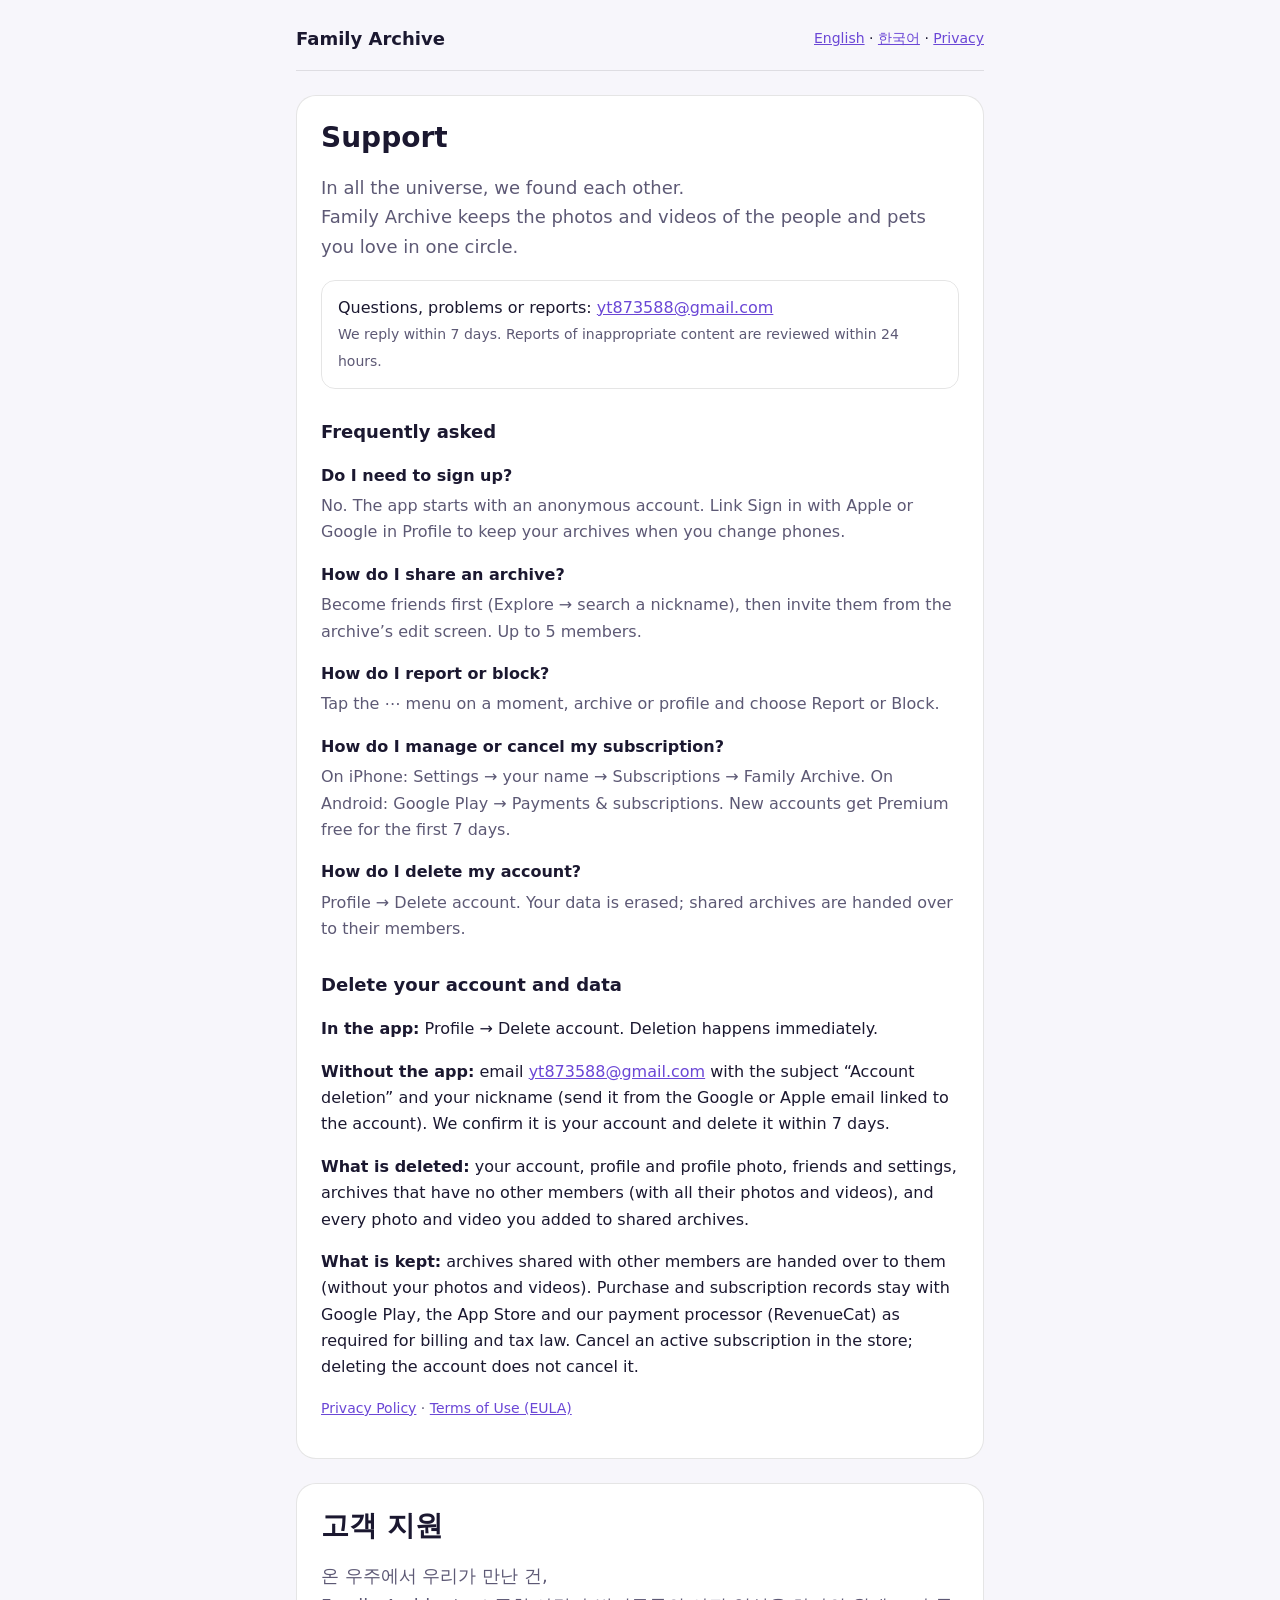
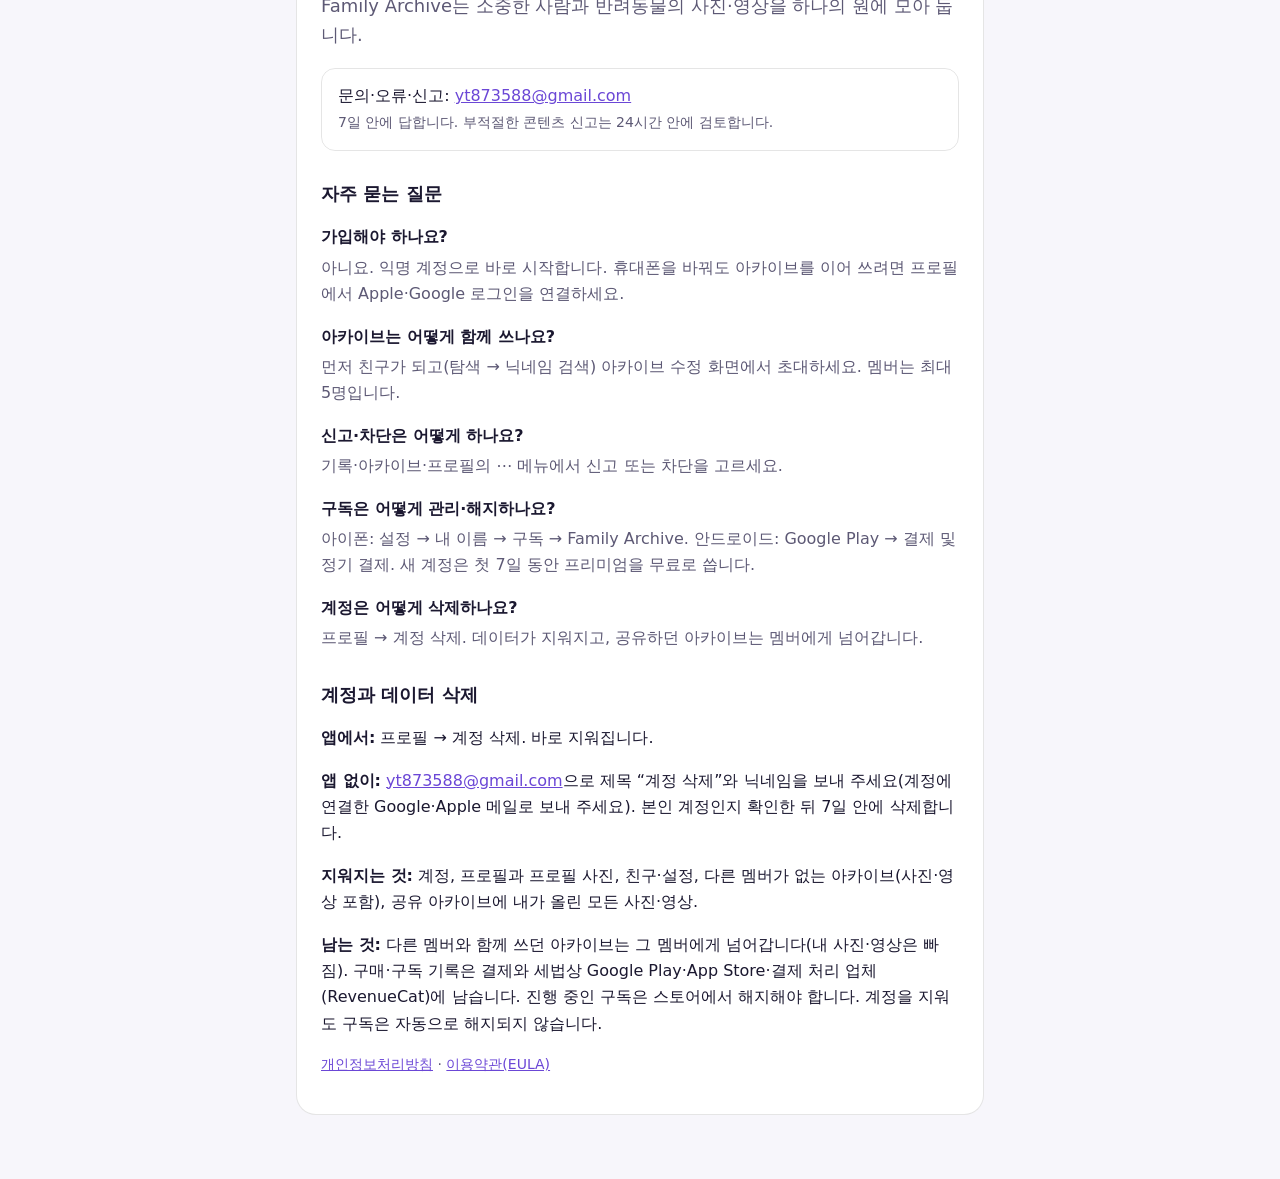
<file: family-archive/index.html>
<!doctype html>
<html lang="en">
<head>
<meta charset="utf-8">
<meta name="viewport" content="width=device-width, initial-scale=1">
<title>Family Archive Support</title>
<link rel="stylesheet" href="style.css">
</head>
<body>
<main>
<header>
  <span class="brand">Family Archive</span>
  <nav><a href="#en">English</a> · <a href="#ko">한국어</a> · <a href="privacy.html">Privacy</a></nav>
</header>

<article id="en">
<h1>Support</h1>
<p class="lead">In all the universe, we found each other.<br>Family Archive keeps the photos and videos of the people and pets you love in one circle.</p>
<p class="contact">Questions, problems or reports: <a href="mailto:yt873588@gmail.com">yt873588@gmail.com</a><br><span class="meta">We reply within 7 days. Reports of inappropriate content are reviewed within 24 hours.</span></p>

<h2>Frequently asked</h2>
<dl>
  <dt>Do I need to sign up?</dt>
  <dd>No. The app starts with an anonymous account. Link Sign in with Apple or Google in Profile to keep your archives when you change phones.</dd>
  <dt>How do I share an archive?</dt>
  <dd>Become friends first (Explore → search a nickname), then invite them from the archive’s edit screen. Up to 5 members.</dd>
  <dt>How do I report or block?</dt>
  <dd>Tap the ⋯ menu on a moment, archive or profile and choose Report or Block.</dd>
  <dt>How do I manage or cancel my subscription?</dt>
  <dd>On iPhone: Settings → your name → Subscriptions → Family Archive. On Android: Google Play → Payments &amp; subscriptions. New accounts get Premium free for the first 7 days.</dd>
  <dt>How do I delete my account?</dt>
  <dd>Profile → Delete account. Your data is erased; shared archives are handed over to their members.</dd>
</dl>

<section id="delete-account">
<h2>Delete your account and data</h2>
<p><strong>In the app:</strong> Profile → Delete account. Deletion happens immediately.</p>
<p><strong>Without the app:</strong> email <a href="mailto:yt873588@gmail.com?subject=Family%20Archive%20account%20deletion">yt873588@gmail.com</a> with the subject “Account deletion” and your nickname (send it from the Google or Apple email linked to the account). We confirm it is your account and delete it within 7 days.</p>
<p><strong>What is deleted:</strong> your account, profile and profile photo, friends and settings, archives that have no other members (with all their photos and videos), and every photo and video you added to shared archives.</p>
<p><strong>What is kept:</strong> archives shared with other members are handed over to them (without your photos and videos). Purchase and subscription records stay with Google Play, the App Store and our payment processor (RevenueCat) as required for billing and tax law. Cancel an active subscription in the store; deleting the account does not cancel it.</p>
</section>
<p class="meta"><a href="privacy.html">Privacy Policy</a> · <a href="https://www.apple.com/legal/internet-services/itunes/dev/stdeula/">Terms of Use (EULA)</a></p>
</article>

<article id="ko" lang="ko">
<h1>고객 지원</h1>
<p class="lead">온 우주에서 우리가 만난 건,<br>Family Archive는 소중한 사람과 반려동물의 사진·영상을 하나의 원에 모아 둡니다.</p>
<p class="contact">문의·오류·신고: <a href="mailto:yt873588@gmail.com">yt873588@gmail.com</a><br><span class="meta">7일 안에 답합니다. 부적절한 콘텐츠 신고는 24시간 안에 검토합니다.</span></p>

<h2>자주 묻는 질문</h2>
<dl>
  <dt>가입해야 하나요?</dt>
  <dd>아니요. 익명 계정으로 바로 시작합니다. 휴대폰을 바꿔도 아카이브를 이어 쓰려면 프로필에서 Apple·Google 로그인을 연결하세요.</dd>
  <dt>아카이브는 어떻게 함께 쓰나요?</dt>
  <dd>먼저 친구가 되고(탐색 → 닉네임 검색) 아카이브 수정 화면에서 초대하세요. 멤버는 최대 5명입니다.</dd>
  <dt>신고·차단은 어떻게 하나요?</dt>
  <dd>기록·아카이브·프로필의 ⋯ 메뉴에서 신고 또는 차단을 고르세요.</dd>
  <dt>구독은 어떻게 관리·해지하나요?</dt>
  <dd>아이폰: 설정 → 내 이름 → 구독 → Family Archive. 안드로이드: Google Play → 결제 및 정기 결제. 새 계정은 첫 7일 동안 프리미엄을 무료로 씁니다.</dd>
  <dt>계정은 어떻게 삭제하나요?</dt>
  <dd>프로필 → 계정 삭제. 데이터가 지워지고, 공유하던 아카이브는 멤버에게 넘어갑니다.</dd>
</dl>

<section id="delete-account-ko">
<h2>계정과 데이터 삭제</h2>
<p><strong>앱에서:</strong> 프로필 → 계정 삭제. 바로 지워집니다.</p>
<p><strong>앱 없이:</strong> <a href="mailto:yt873588@gmail.com?subject=Family%20Archive%20%EA%B3%84%EC%A0%95%20%EC%82%AD%EC%A0%9C">yt873588@gmail.com</a>으로 제목 “계정 삭제”와 닉네임을 보내 주세요(계정에 연결한 Google·Apple 메일로 보내 주세요). 본인 계정인지 확인한 뒤 7일 안에 삭제합니다.</p>
<p><strong>지워지는 것:</strong> 계정, 프로필과 프로필 사진, 친구·설정, 다른 멤버가 없는 아카이브(사진·영상 포함), 공유 아카이브에 내가 올린 모든 사진·영상.</p>
<p><strong>남는 것:</strong> 다른 멤버와 함께 쓰던 아카이브는 그 멤버에게 넘어갑니다(내 사진·영상은 빠짐). 구매·구독 기록은 결제와 세법상 Google Play·App Store·결제 처리 업체(RevenueCat)에 남습니다. 진행 중인 구독은 스토어에서 해지해야 합니다. 계정을 지워도 구독은 자동으로 해지되지 않습니다.</p>
</section>
<p class="meta"><a href="privacy.html#ko">개인정보처리방침</a> · <a href="https://www.apple.com/legal/internet-services/itunes/dev/stdeula/">이용약관(EULA)</a></p>
</article>
</main>
</body>
</html>
</file>
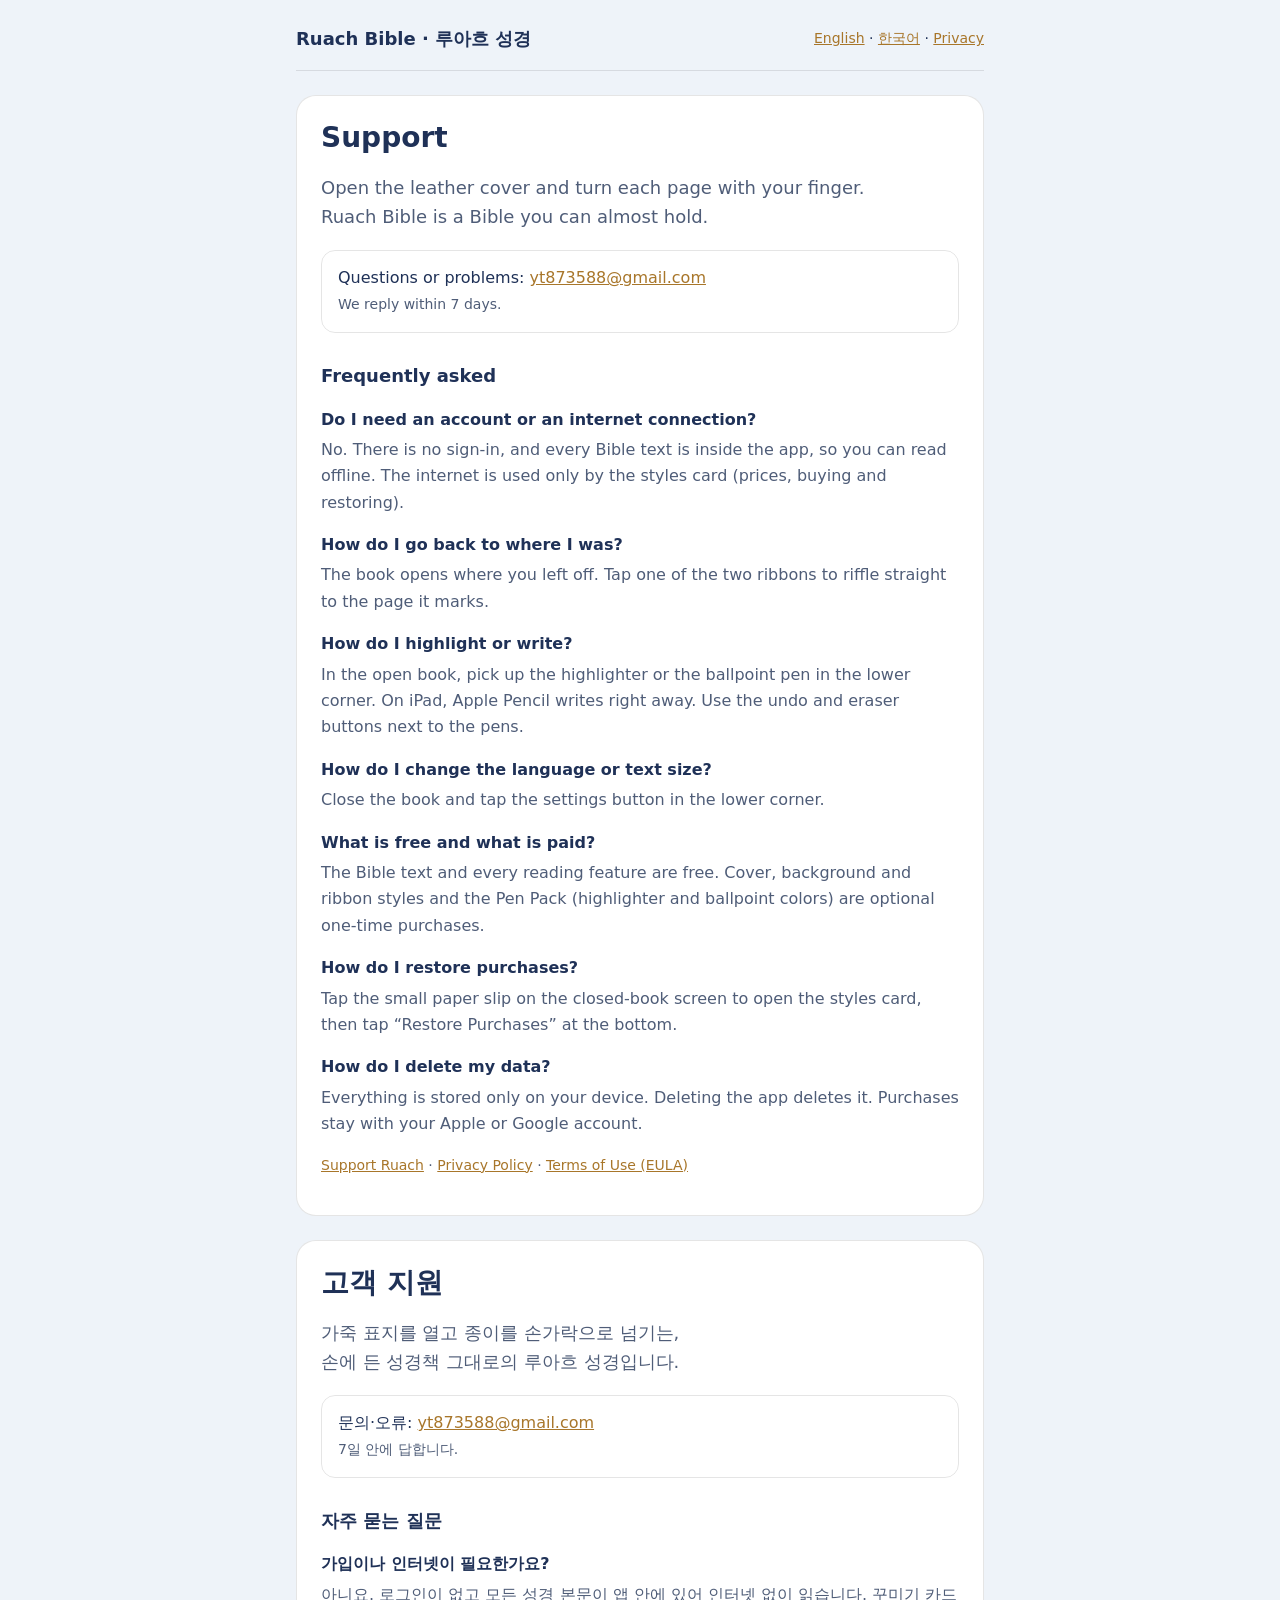
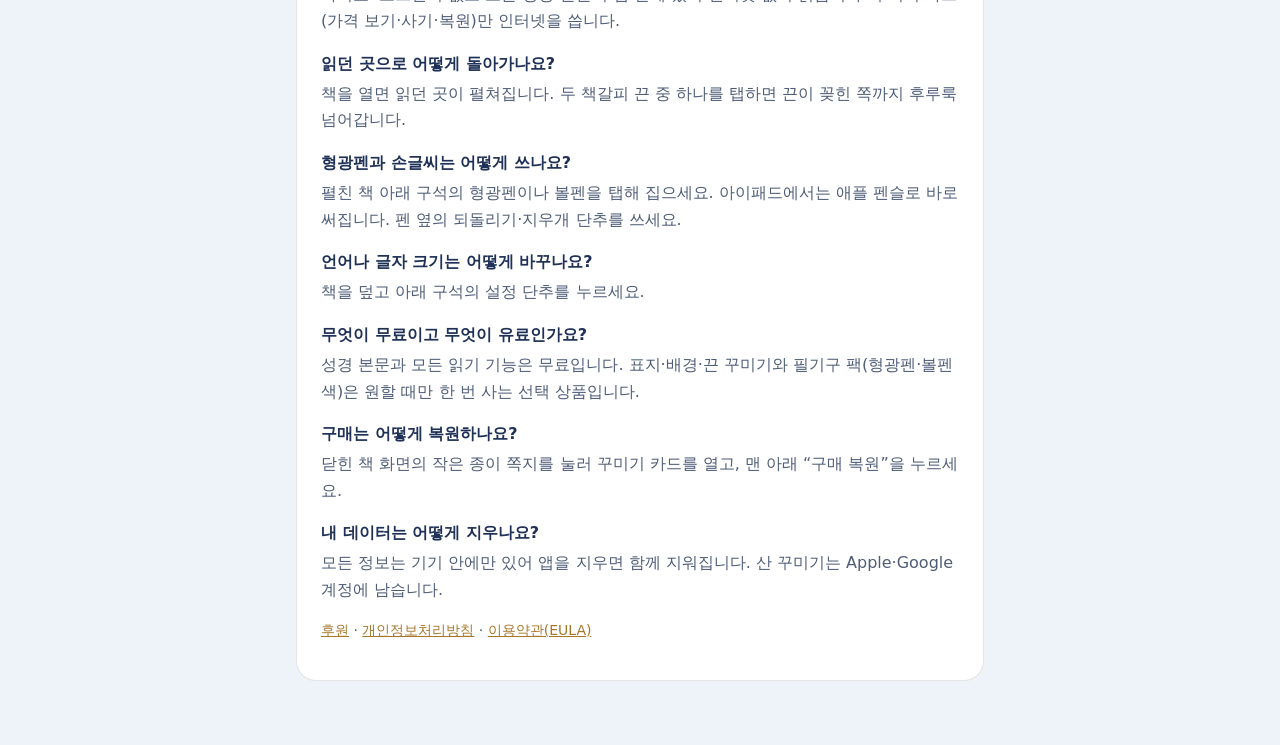
<file: ruach-bible/index.html>
<!doctype html>
<html lang="en">
<head>
<meta charset="utf-8">
<meta name="viewport" content="width=device-width, initial-scale=1">
<title>Ruach Bible Support · 루아흐 성경 고객 지원</title>
<link rel="icon" href="../icons/ruach-bible.jpg">
<link rel="stylesheet" href="style.css">
</head>
<body>
<main>
<header>
  <span class="brand">Ruach Bible · 루아흐 성경</span>
  <nav><a href="#en">English</a> · <a href="#ko">한국어</a> · <a href="privacy.html">Privacy</a></nav>
</header>

<article id="en">
<h1>Support</h1>
<p class="lead">Open the leather cover and turn each page with your finger.<br>Ruach Bible is a Bible you can almost hold.</p>
<p class="contact">Questions or problems: <a href="mailto:yt873588@gmail.com?subject=Ruach%20Bible">yt873588@gmail.com</a><br><span class="meta">We reply within 7 days.</span></p>

<h2>Frequently asked</h2>
<dl>
  <dt>Do I need an account or an internet connection?</dt>
  <dd>No. There is no sign-in, and every Bible text is inside the app, so you can read offline. The internet is used only by the styles card (prices, buying and restoring).</dd>
  <dt>How do I go back to where I was?</dt>
  <dd>The book opens where you left off. Tap one of the two ribbons to riffle straight to the page it marks.</dd>
  <dt>How do I highlight or write?</dt>
  <dd>In the open book, pick up the highlighter or the ballpoint pen in the lower corner. On iPad, Apple Pencil writes right away. Use the undo and eraser buttons next to the pens.</dd>
  <dt>How do I change the language or text size?</dt>
  <dd>Close the book and tap the settings button in the lower corner.</dd>
  <dt>What is free and what is paid?</dt>
  <dd>The Bible text and every reading feature are free. Cover, background and ribbon styles and the Pen Pack (highlighter and ballpoint colors) are optional one-time purchases.</dd>
  <dt>How do I restore purchases?</dt>
  <dd>Tap the small paper slip on the closed-book screen to open the styles card, then tap “Restore Purchases” at the bottom.</dd>
  <dt>How do I delete my data?</dt>
  <dd>Everything is stored only on your device. Deleting the app deletes it. Purchases stay with your Apple or Google account.</dd>
</dl>
<p class="meta"><a href="../support/#en">Support Ruach</a> · <a href="privacy.html">Privacy Policy</a> · <a href="https://www.apple.com/legal/internet-services/itunes/dev/stdeula/">Terms of Use (EULA)</a></p>
</article>

<article id="ko" lang="ko">
<h1>고객 지원</h1>
<p class="lead">가죽 표지를 열고 종이를 손가락으로 넘기는,<br>손에 든 성경책 그대로의 루아흐 성경입니다.</p>
<p class="contact">문의·오류: <a href="mailto:yt873588@gmail.com?subject=%EB%A3%A8%EC%95%84%ED%9D%90%20%EC%84%B1%EA%B2%BD">yt873588@gmail.com</a><br><span class="meta">7일 안에 답합니다.</span></p>

<h2>자주 묻는 질문</h2>
<dl>
  <dt>가입이나 인터넷이 필요한가요?</dt>
  <dd>아니요. 로그인이 없고 모든 성경 본문이 앱 안에 있어 인터넷 없이 읽습니다. 꾸미기 카드(가격 보기·사기·복원)만 인터넷을 씁니다.</dd>
  <dt>읽던 곳으로 어떻게 돌아가나요?</dt>
  <dd>책을 열면 읽던 곳이 펼쳐집니다. 두 책갈피 끈 중 하나를 탭하면 끈이 꽂힌 쪽까지 후루룩 넘어갑니다.</dd>
  <dt>형광펜과 손글씨는 어떻게 쓰나요?</dt>
  <dd>펼친 책 아래 구석의 형광펜이나 볼펜을 탭해 집으세요. 아이패드에서는 애플 펜슬로 바로 써집니다. 펜 옆의 되돌리기·지우개 단추를 쓰세요.</dd>
  <dt>언어나 글자 크기는 어떻게 바꾸나요?</dt>
  <dd>책을 덮고 아래 구석의 설정 단추를 누르세요.</dd>
  <dt>무엇이 무료이고 무엇이 유료인가요?</dt>
  <dd>성경 본문과 모든 읽기 기능은 무료입니다. 표지·배경·끈 꾸미기와 필기구 팩(형광펜·볼펜 색)은 원할 때만 한 번 사는 선택 상품입니다.</dd>
  <dt>구매는 어떻게 복원하나요?</dt>
  <dd>닫힌 책 화면의 작은 종이 쪽지를 눌러 꾸미기 카드를 열고, 맨 아래 “구매 복원”을 누르세요.</dd>
  <dt>내 데이터는 어떻게 지우나요?</dt>
  <dd>모든 정보는 기기 안에만 있어 앱을 지우면 함께 지워집니다. 산 꾸미기는 Apple·Google 계정에 남습니다.</dd>
</dl>
<p class="meta"><a href="../support/">후원</a> · <a href="privacy.html#ko">개인정보처리방침</a> · <a href="https://www.apple.com/legal/internet-services/itunes/dev/stdeula/">이용약관(EULA)</a></p>
</article>
</main>
</body>
</html>
</file>
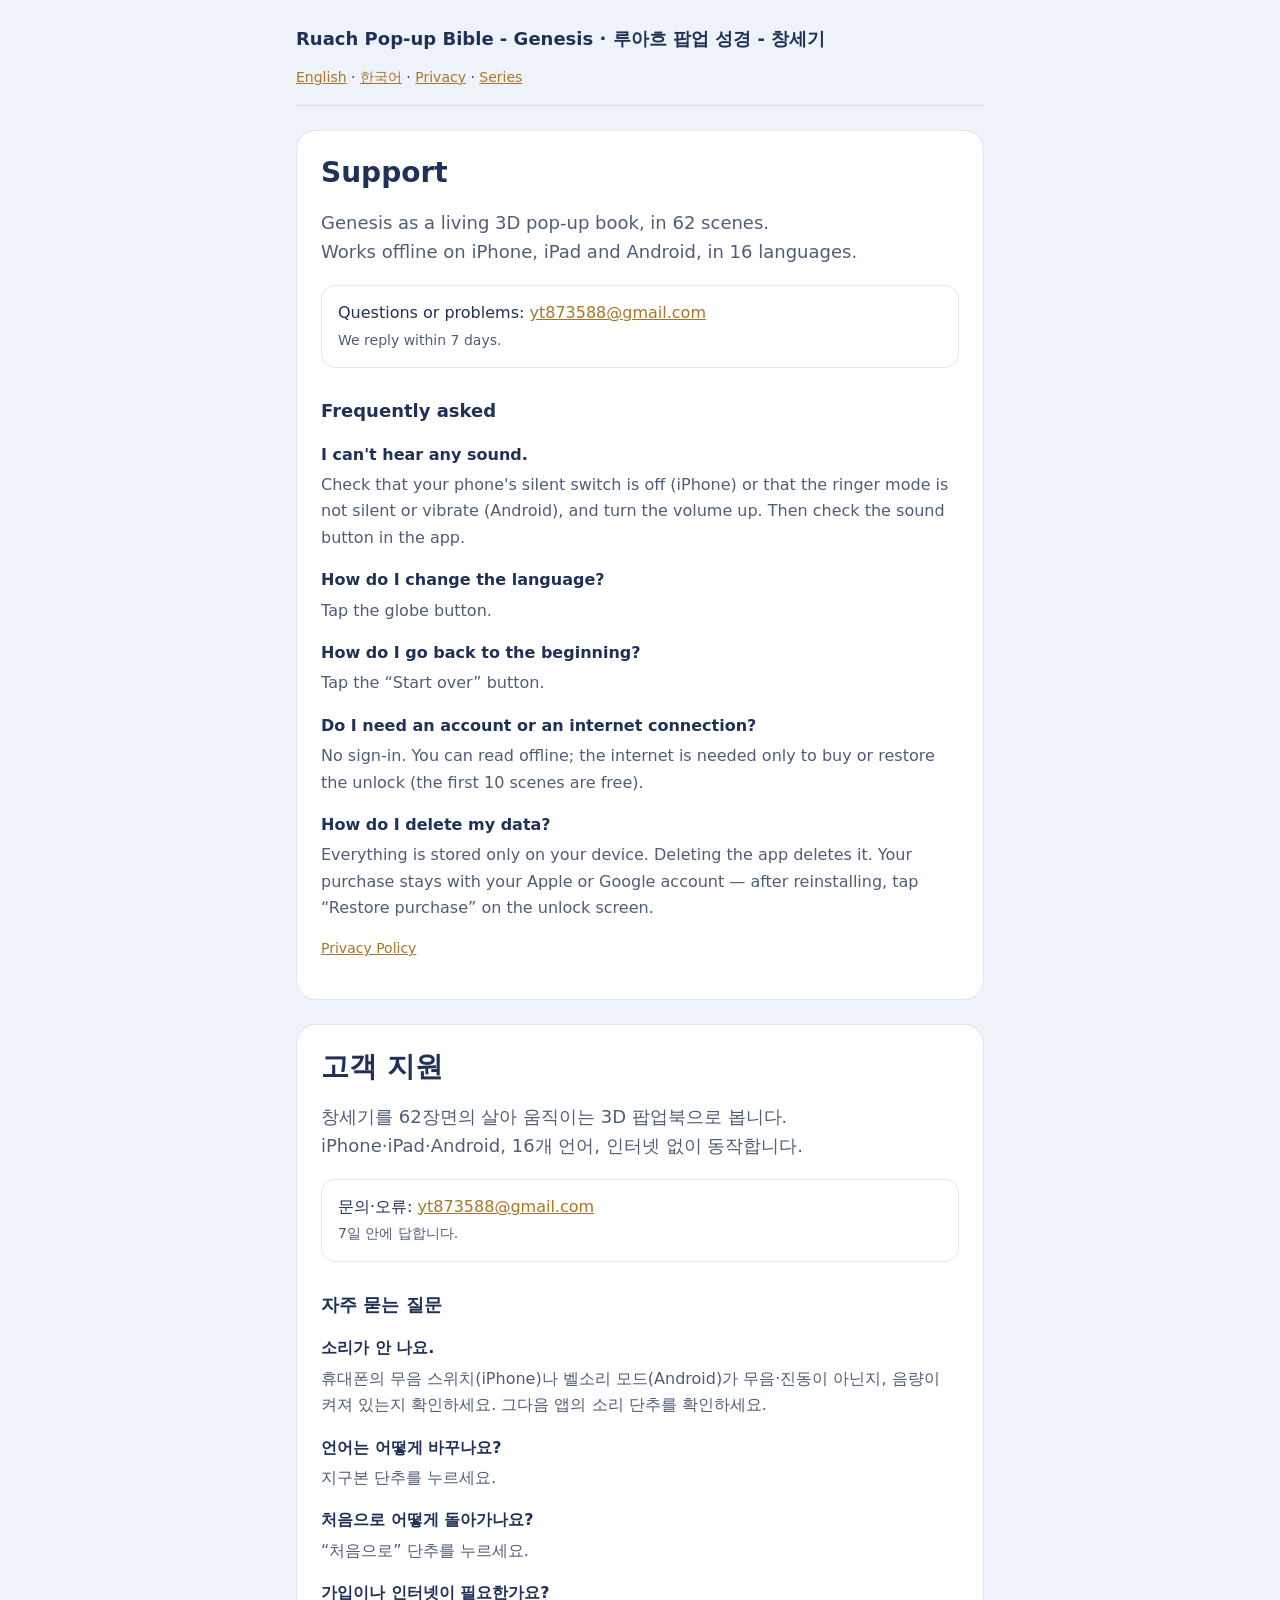
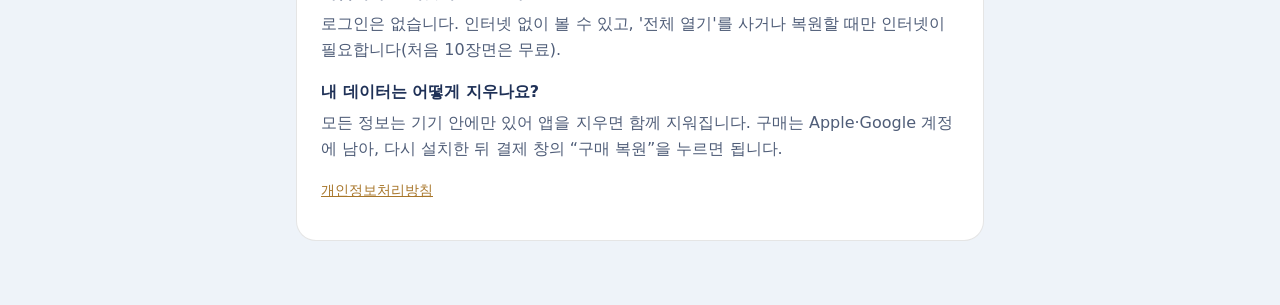
<file: ruach-genesis/index.html>
<!doctype html>
<html lang="en"><head><meta charset="utf-8"><meta name="viewport" content="width=device-width, initial-scale=1">
<title>Ruach Pop-up Bible - Genesis</title>
<link rel="canonical" href="https://ruach316.com/ruach-popupbook/genesis/">
<meta http-equiv="refresh" content="0; url=../ruach-popupbook/genesis/">
<script>location.replace('../ruach-popupbook/genesis/' + location.hash)</script>
</head><body><p>Moved: <a href="../ruach-popupbook/genesis/">ruach-popupbook/genesis/</a></p></body></html>
</file>
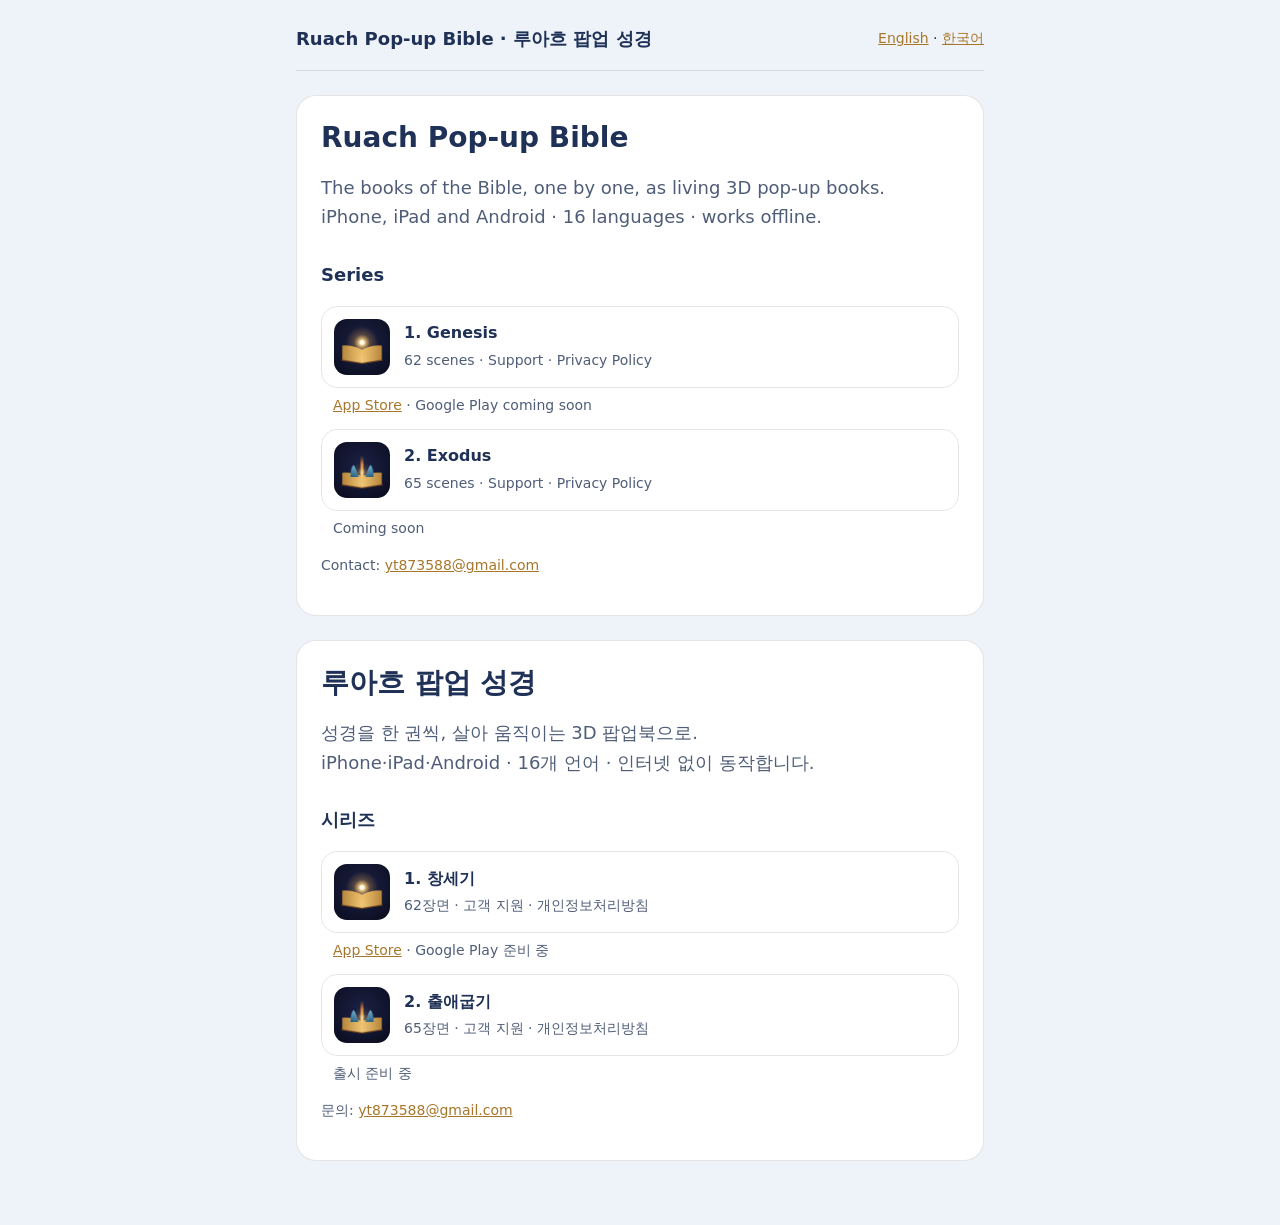
<file: ruach-popupbook/index.html>
<!doctype html>
<html lang="en">
<head>
<meta charset="utf-8">
<meta name="viewport" content="width=device-width, initial-scale=1">
<title>Ruach Pop-up Bible · 루아흐 팝업 성경</title>
<link rel="icon" href="genesis/icon.png">
<link rel="stylesheet" href="style.css">
</head>
<body>
<main>
<header>
  <span class="brand">Ruach Pop-up Bible · 루아흐 팝업 성경</span>
  <nav><a href="#en">English</a> · <a href="#ko">한국어</a></nav>
</header>

<article id="en">
<h1>Ruach Pop-up Bible</h1>
<p class="lead">The books of the Bible, one by one, as living 3D pop-up books.<br>iPhone, iPad and Android · 16 languages · works offline.</p>
<h2>Series</h2>
<ul class="books">
  <li><a href="genesis/"><img src="genesis/icon.png" alt=""><div><b>1. Genesis</b><span>62 scenes · Support · Privacy Policy</span></div></a><p class="get"><a href="https://apps.apple.com/kr/app/id6837654260">App Store</a> · Google Play coming soon</p></li>
  <li><a href="exodus/"><img src="exodus/icon.png" alt=""><div><b>2. Exodus</b><span>65 scenes · Support · Privacy Policy</span></div></a><p class="get">Coming soon</p></li>
</ul>
<p class="meta">Contact: <a href="mailto:yt873588@gmail.com?subject=Ruach%20Pop-up%20Bible">yt873588@gmail.com</a></p>
</article>

<article id="ko" lang="ko">
<h1>루아흐 팝업 성경</h1>
<p class="lead">성경을 한 권씩, 살아 움직이는 3D 팝업북으로.<br>iPhone·iPad·Android · 16개 언어 · 인터넷 없이 동작합니다.</p>
<h2>시리즈</h2>
<ul class="books">
  <li><a href="genesis/#ko"><img src="genesis/icon.png" alt=""><div><b>1. 창세기</b><span>62장면 · 고객 지원 · 개인정보처리방침</span></div></a><p class="get"><a href="https://apps.apple.com/kr/app/id6837654260">App Store</a> · Google Play 준비 중</p></li>
  <li><a href="exodus/#ko"><img src="exodus/icon.png" alt=""><div><b>2. 출애굽기</b><span>65장면 · 고객 지원 · 개인정보처리방침</span></div></a><p class="get">출시 준비 중</p></li>
</ul>
<p class="meta">문의: <a href="mailto:yt873588@gmail.com?subject=%EB%A3%A8%EC%95%84%ED%9D%90%20%ED%8C%9D%EC%97%85%20%EC%84%B1%EA%B2%BD">yt873588@gmail.com</a></p>
</article>
</main>
</body>
</html>
</file>
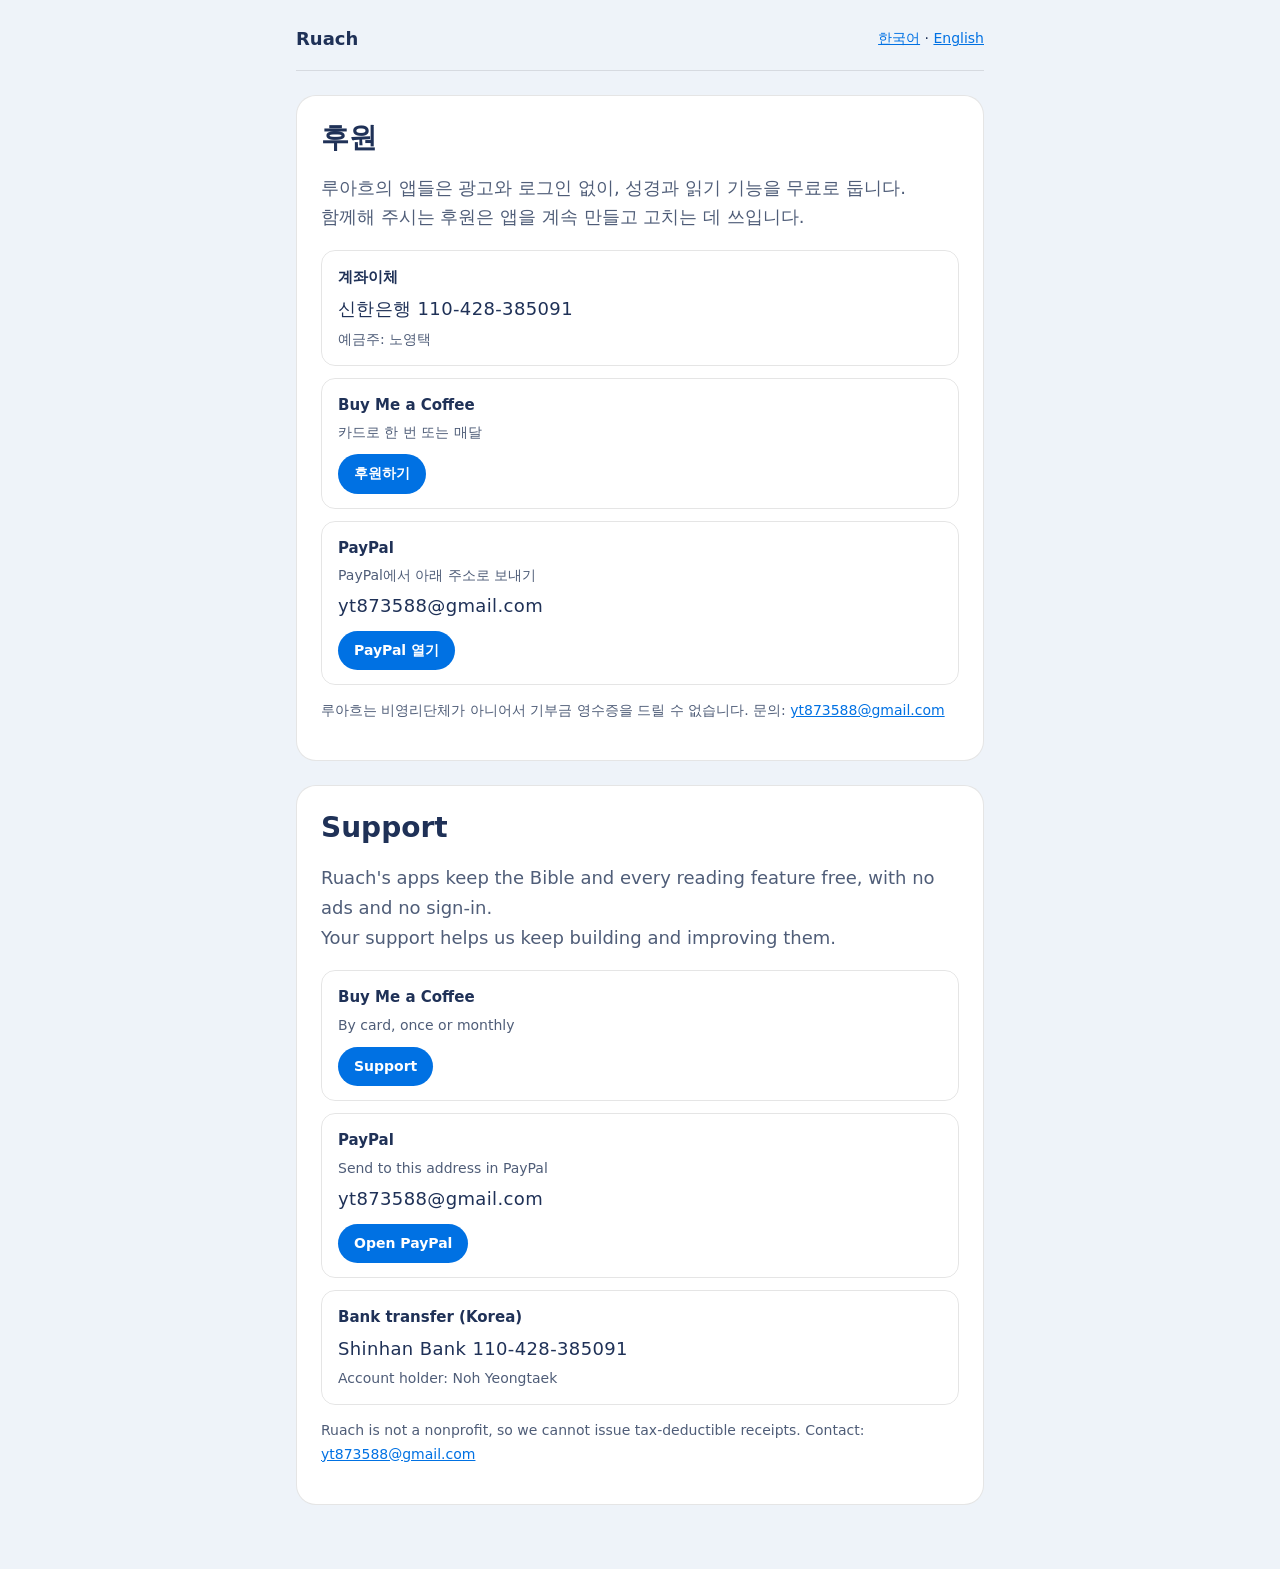
<file: support/index.html>
<!doctype html>
<html lang="ko">
<head>
<meta charset="utf-8">
<meta name="viewport" content="width=device-width, initial-scale=1">
<title>후원 · Ruach</title>
<link rel="stylesheet" href="style.css">
</head>
<body>
<main>
<header>
  <a class="brand" href="../">Ruach</a>
  <nav><a href="#ko">한국어</a> · <a href="#en">English</a></nav>
</header>

<article id="ko" lang="ko">
<h1>후원</h1>
<p class="lead">루아흐의 앱들은 광고와 로그인 없이, 성경과 읽기 기능을 무료로 둡니다.<br>함께해 주시는 후원은 앱을 계속 만들고 고치는 데 쓰입니다.</p>
<div class="ways">
  <div class="way"><b>계좌이체</b><span class="num">신한은행 110-428-385091</span><span class="meta">예금주: 노영택</span></div>
  <div class="way"><b>Buy Me a Coffee</b><span class="meta">카드로 한 번 또는 매달</span><a class="btn" href="https://buymeacoffee.com/ruach316">후원하기</a></div>
  <div class="way"><b>PayPal</b><span class="meta">PayPal에서 아래 주소로 보내기</span><span class="num">yt873588@gmail.com</span><a class="btn" href="https://www.paypal.com/myaccount/transfer/homepage/pay">PayPal 열기</a></div>
</div>
<p class="meta">루아흐는 비영리단체가 아니어서 기부금 영수증을 드릴 수 없습니다. 문의: <a href="mailto:yt873588@gmail.com">yt873588@gmail.com</a></p>
</article>

<article id="en" lang="en">
<h1>Support</h1>
<p class="lead">Ruach's apps keep the Bible and every reading feature free, with no ads and no sign-in.<br>Your support helps us keep building and improving them.</p>
<div class="ways">
  <div class="way"><b>Buy Me a Coffee</b><span class="meta">By card, once or monthly</span><a class="btn" href="https://buymeacoffee.com/ruach316">Support</a></div>
  <div class="way"><b>PayPal</b><span class="meta">Send to this address in PayPal</span><span class="num">yt873588@gmail.com</span><a class="btn" href="https://www.paypal.com/myaccount/transfer/homepage/pay">Open PayPal</a></div>
  <div class="way"><b>Bank transfer (Korea)</b><span class="num">Shinhan Bank 110-428-385091</span><span class="meta">Account holder: Noh Yeongtaek</span></div>
</div>
<p class="meta">Ruach is not a nonprofit, so we cannot issue tax-deductible receipts. Contact: <a href="mailto:yt873588@gmail.com">yt873588@gmail.com</a></p>
</article>
</main>
</body>
</html>
</file>
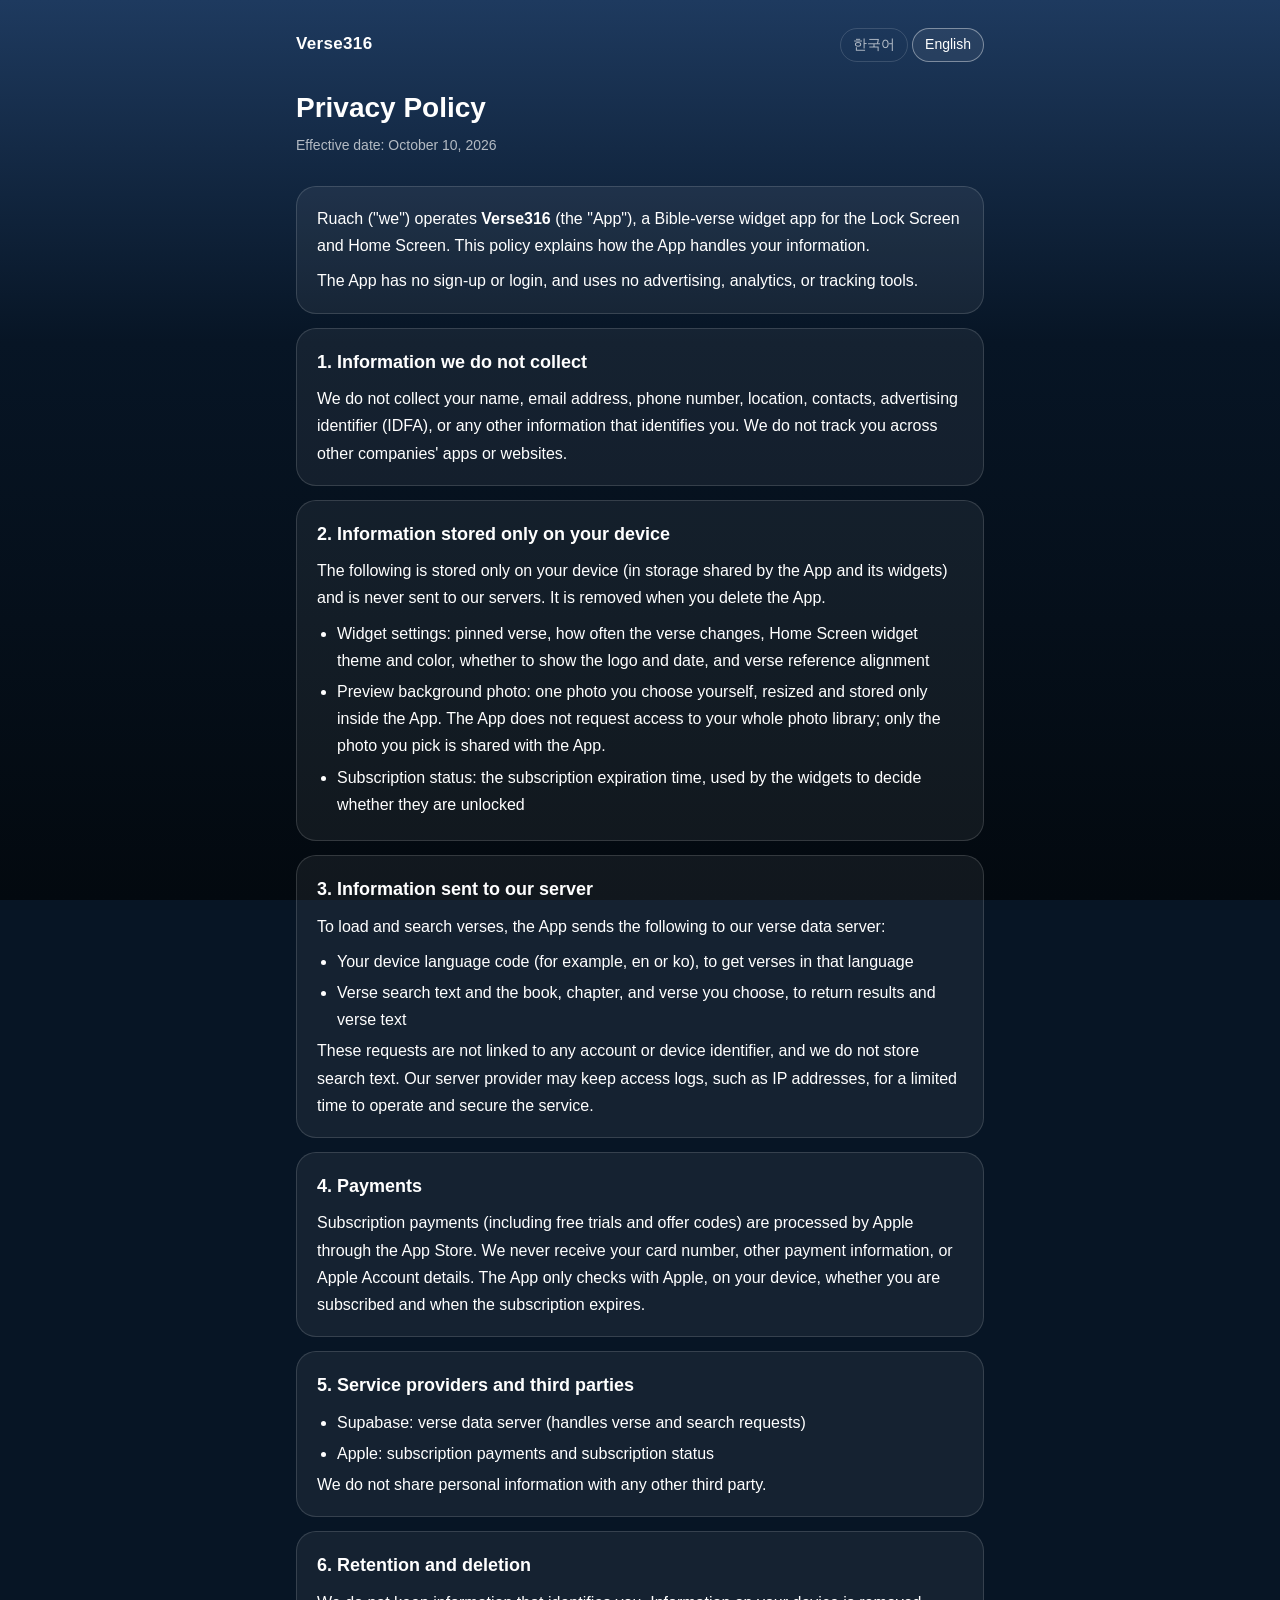
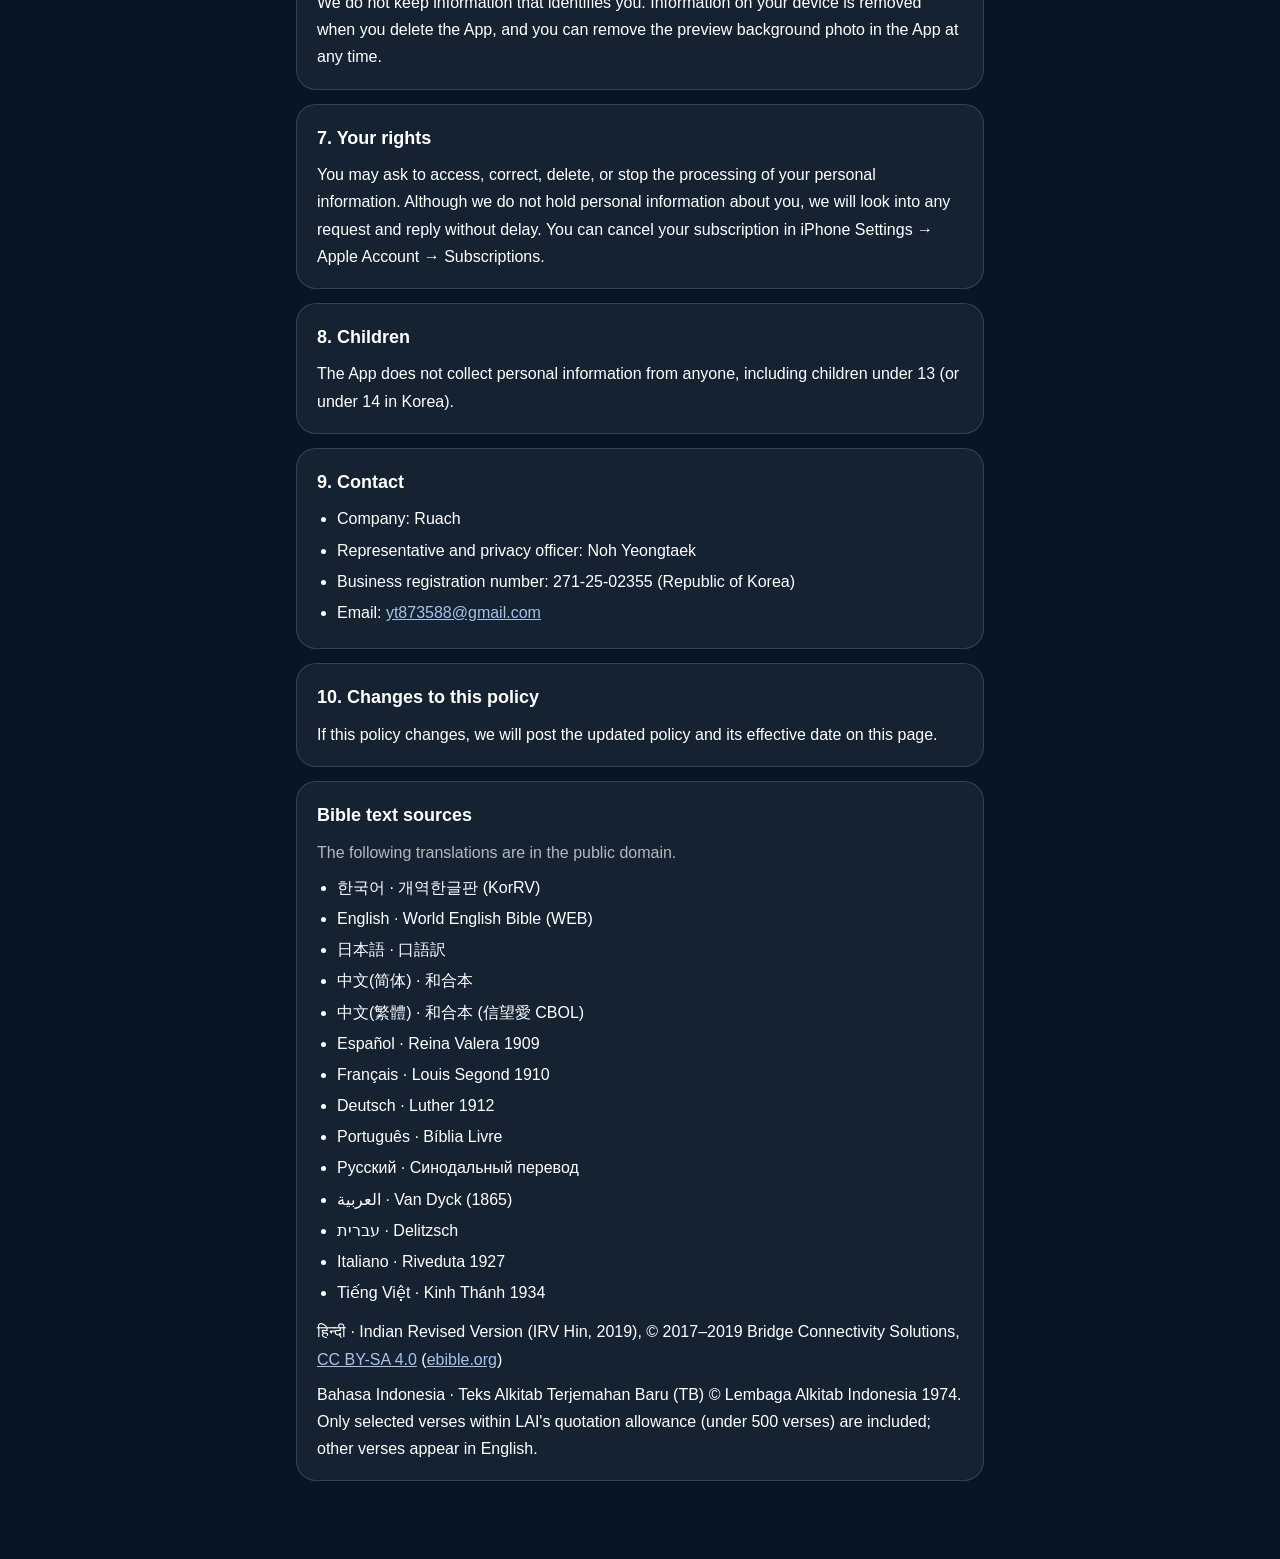
<file: verse316/index.html>
<!doctype html>
<html lang="ko">
<head>
<meta charset="utf-8">
<meta name="viewport" content="width=device-width, initial-scale=1">
<title>말씀316 개인정보처리방침 · Verse316 Privacy Policy</title>
<meta name="description" content="말씀316(Verse316) 앱 개인정보처리방침 · Privacy Policy for the Verse316 app">
<style>
  :root {
    --bg-top: #1e3a5f;
    --bg: #071525;
    --bg-bottom: #03090f;
    --ink: #ffffff;
    --muted: rgba(255, 255, 255, 0.68);
    --line: rgba(255, 255, 255, 0.14);
    --card: rgba(255, 255, 255, 0.06);
  }
  * { box-sizing: border-box; }
  html { -webkit-text-size-adjust: 100%; }
  body {
    margin: 0;
    min-height: 100vh;
    background: linear-gradient(180deg, var(--bg-top) 0%, var(--bg) 38%, var(--bg-bottom) 100%) fixed;
    background-color: var(--bg);
    color: var(--ink);
    font: 16px/1.7 -apple-system, BlinkMacSystemFont, "SF Pro Text", "Apple SD Gothic Neo", "Helvetica Neue", Arial, sans-serif;
  }
  main { max-width: 720px; margin: 0 auto; padding: 28px 16px 64px; }
  header { display: flex; align-items: center; gap: 12px; margin-bottom: 28px; }
  .brand { font-weight: 600; font-size: 17px; letter-spacing: 0.02em; }
  .langsw { display: flex; gap: 4px; margin-left: auto; }
  .langsw button {
    font: inherit; font-size: 14px; color: var(--muted); background: none;
    border: 1px solid var(--line); border-radius: 999px; padding: 4px 12px; cursor: pointer;
  }
  .langsw button[aria-pressed="true"] { color: var(--ink); background: var(--card); border-color: rgba(255, 255, 255, 0.4); }
  h1 { font-size: 28px; line-height: 1.3; margin: 0 0 8px; }
  .date { color: var(--muted); font-size: 14px; margin: 0 0 28px; }
  section {
    background: var(--card); border: 1px solid var(--line); border-radius: 20px;
    padding: 18px 20px; margin: 0 0 14px;
  }
  h2 { font-size: 18px; margin: 0 0 8px; }
  p { margin: 0 0 8px; }
  ul { margin: 0; padding-left: 20px; }
  li { margin: 4px 0; }
  p:last-child, ul:last-child { margin-bottom: 0; }
  .muted { color: var(--muted); }
  a { color: #a9c2ea; }
  [hidden] { display: none !important; }
</style>
</head>
<body>
<main>
  <header>
    <span class="brand"><span data-lang="ko">말씀316</span><span data-lang="en" hidden>Verse316</span></span>
    <div class="langsw" role="group" aria-label="Language">
      <button type="button" data-set="ko" aria-pressed="true">한국어</button>
      <button type="button" data-set="en" aria-pressed="false">English</button>
    </div>
  </header>

  <!-- 한국어 -->
  <article data-lang="ko">
    <h1>개인정보처리방침</h1>
    <p class="date">시행일: 2026년 10월 10일</p>

    <section>
      <p>루아흐(이하 "회사")는 성경 말씀 잠금화면·홈 화면 위젯 앱 <strong>말씀316</strong>(이하 "앱")을 운영하면서, 이용자의 개인정보를 아래와 같이 처리합니다.</p>
      <p>앱은 회원가입·로그인이 없고, 광고·분석·추적 도구를 쓰지 않습니다.</p>
    </section>

    <section>
      <h2>1. 수집하지 않는 정보</h2>
      <p>회사는 이름, 이메일, 전화번호, 위치, 연락처, 광고 식별자(IDFA) 등 이용자를 알아볼 수 있는 정보를 수집하지 않습니다. 이용자를 다른 회사의 앱·웹사이트에 걸쳐 추적하지 않습니다.</p>
    </section>

    <section>
      <h2>2. 기기 안에만 저장되는 정보</h2>
      <p>다음 정보는 이용자의 기기 안(앱과 위젯이 함께 쓰는 저장 공간)에만 저장되고, 회사 서버로 보내지 않습니다. 앱을 삭제하면 함께 지워집니다.</p>
      <ul>
        <li>위젯 설정: 고정한 말씀, 말씀 교체 주기, 홈 화면 위젯 테마·색, 로고·날짜 표시 여부, 장·절 정렬</li>
        <li>미리보기 배경 사진: 이용자가 직접 고른 사진 한 장을 작게 줄여 앱 안에만 저장합니다. 사진 보관함 전체 접근 권한은 요청하지 않으며, 고른 사진만 앱에 전달됩니다.</li>
        <li>구독 상태: 구독 만료 시각(위젯이 잠금 여부를 판단하는 데 사용)</li>
      </ul>
    </section>

    <section>
      <h2>3. 서버로 전송되는 정보</h2>
      <p>말씀을 불러오고 검색하기 위해 앱은 회사의 말씀 데이터 서버에 다음 내용을 요청합니다.</p>
      <ul>
        <li>기기 언어 코드(예: ko, en) — 그 언어의 말씀을 받기 위해</li>
        <li>말씀 검색어, 고른 성경 책·장·절 — 검색 결과와 본문을 받기 위해</li>
      </ul>
      <p>이 요청은 계정이나 기기 식별자와 연결되지 않으며, 회사는 검색어를 저장하지 않습니다. 다만 서버 제공업체가 서비스 운영과 보안을 위해 IP 주소 등 접속 기록을 일정 기간 보관할 수 있습니다.</p>
    </section>

    <section>
      <h2>4. 결제</h2>
      <p>구독 결제(무료 체험, 오퍼 코드 포함)는 Apple이 App Store를 통해 직접 처리합니다. 회사는 카드 번호 등 결제 정보나 Apple 계정 정보를 받지 않습니다. 앱은 구독 중인지와 만료 시각만 기기에서 Apple에 확인합니다.</p>
    </section>

    <section>
      <h2>5. 처리 위탁 및 제3자 제공</h2>
      <ul>
        <li>Supabase: 말씀 데이터 서버(조회·검색 요청 처리)</li>
        <li>Apple: 구독 결제 및 구독 상태 확인</li>
      </ul>
      <p>회사는 위 경우 외에 개인정보를 제3자에게 제공하지 않습니다.</p>
    </section>

    <section>
      <h2>6. 보유 기간 및 파기</h2>
      <p>회사는 이용자를 알아볼 수 있는 개인정보를 보관하지 않습니다. 기기 안의 정보는 앱을 삭제하면 지워지고, 미리보기 배경 사진은 앱에서 언제든 지울 수 있습니다.</p>
    </section>

    <section>
      <h2>7. 이용자의 권리</h2>
      <p>이용자는 개인정보 열람·정정·삭제·처리 정지를 요청할 수 있습니다. 회사가 보관하는 개인정보는 없지만, 문의하시면 지체 없이 확인해 답변드립니다. 구독 해지는 iPhone 설정 → Apple 계정 → 구독에서 할 수 있습니다.</p>
    </section>

    <section>
      <h2>8. 아동의 개인정보</h2>
      <p>앱은 연령과 관계없이 개인정보를 수집하지 않으며, 만 14세 미만 아동의 개인정보도 수집하지 않습니다.</p>
    </section>

    <section>
      <h2>9. 개인정보 보호책임자 및 문의</h2>
      <ul>
        <li>상호: 루아흐 (Ruach)</li>
        <li>대표자·개인정보 보호책임자: 노영택</li>
        <li>사업자등록번호: 271-25-02355</li>
        <li>이메일: <a href="mailto:yt873588@gmail.com">yt873588@gmail.com</a></li>
      </ul>
    </section>

    <section>
      <h2>10. 방침의 변경</h2>
      <p>이 방침이 바뀌면 이 페이지에 바뀐 내용과 시행일을 알립니다.</p>
    </section>
  </article>

  <!-- English -->
  <article data-lang="en" hidden>
    <h1>Privacy Policy</h1>
    <p class="date">Effective date: October 10, 2026</p>

    <section>
      <p>Ruach ("we") operates <strong>Verse316</strong> (the "App"), a Bible-verse widget app for the Lock Screen and Home Screen. This policy explains how the App handles your information.</p>
      <p>The App has no sign-up or login, and uses no advertising, analytics, or tracking tools.</p>
    </section>

    <section>
      <h2>1. Information we do not collect</h2>
      <p>We do not collect your name, email address, phone number, location, contacts, advertising identifier (IDFA), or any other information that identifies you. We do not track you across other companies' apps or websites.</p>
    </section>

    <section>
      <h2>2. Information stored only on your device</h2>
      <p>The following is stored only on your device (in storage shared by the App and its widgets) and is never sent to our servers. It is removed when you delete the App.</p>
      <ul>
        <li>Widget settings: pinned verse, how often the verse changes, Home Screen widget theme and color, whether to show the logo and date, and verse reference alignment</li>
        <li>Preview background photo: one photo you choose yourself, resized and stored only inside the App. The App does not request access to your whole photo library; only the photo you pick is shared with the App.</li>
        <li>Subscription status: the subscription expiration time, used by the widgets to decide whether they are unlocked</li>
      </ul>
    </section>

    <section>
      <h2>3. Information sent to our server</h2>
      <p>To load and search verses, the App sends the following to our verse data server:</p>
      <ul>
        <li>Your device language code (for example, en or ko), to get verses in that language</li>
        <li>Verse search text and the book, chapter, and verse you choose, to return results and verse text</li>
      </ul>
      <p>These requests are not linked to any account or device identifier, and we do not store search text. Our server provider may keep access logs, such as IP addresses, for a limited time to operate and secure the service.</p>
    </section>

    <section>
      <h2>4. Payments</h2>
      <p>Subscription payments (including free trials and offer codes) are processed by Apple through the App Store. We never receive your card number, other payment information, or Apple Account details. The App only checks with Apple, on your device, whether you are subscribed and when the subscription expires.</p>
    </section>

    <section>
      <h2>5. Service providers and third parties</h2>
      <ul>
        <li>Supabase: verse data server (handles verse and search requests)</li>
        <li>Apple: subscription payments and subscription status</li>
      </ul>
      <p>We do not share personal information with any other third party.</p>
    </section>

    <section>
      <h2>6. Retention and deletion</h2>
      <p>We do not keep information that identifies you. Information on your device is removed when you delete the App, and you can remove the preview background photo in the App at any time.</p>
    </section>

    <section>
      <h2>7. Your rights</h2>
      <p>You may ask to access, correct, delete, or stop the processing of your personal information. Although we do not hold personal information about you, we will look into any request and reply without delay. You can cancel your subscription in iPhone Settings → Apple Account → Subscriptions.</p>
    </section>

    <section>
      <h2>8. Children</h2>
      <p>The App does not collect personal information from anyone, including children under 13 (or under 14 in Korea).</p>
    </section>

    <section>
      <h2>9. Contact</h2>
      <ul>
        <li>Company: Ruach</li>
        <li>Representative and privacy officer: Noh Yeongtaek</li>
        <li>Business registration number: 271-25-02355 (Republic of Korea)</li>
        <li>Email: <a href="mailto:yt873588@gmail.com">yt873588@gmail.com</a></li>
      </ul>
    </section>

    <section>
      <h2>10. Changes to this policy</h2>
      <p>If this policy changes, we will post the updated policy and its effective date on this page.</p>
    </section>
  </article>

  <!-- 성경 본문 출처(두 언어 공용, 앱 "성경 본문 출처" 링크가 #sources로 연다) -->
  <section id="sources">
    <h2><span data-lang="ko">성경 본문 출처</span><span data-lang="en" hidden>Bible text sources</span></h2>
    <p class="muted"><span data-lang="ko">아래 번역본은 저작권이 만료됐거나 공개된 본문입니다.</span><span data-lang="en" hidden>The following translations are in the public domain.</span></p>
    <ul>
        <li><span dir="auto">한국어</span> · <span dir="auto">개역한글판 (KorRV)</span></li>
        <li><span dir="auto">English</span> · <span dir="auto">World English Bible (WEB)</span></li>
        <li><span dir="auto">日本語</span> · <span dir="auto">口語訳</span></li>
        <li><span dir="auto">中文(简体)</span> · <span dir="auto">和合本</span></li>
        <li><span dir="auto">中文(繁體)</span> · <span dir="auto">和合本 (信望愛 CBOL)</span></li>
        <li><span dir="auto">Español</span> · <span dir="auto">Reina Valera 1909</span></li>
        <li><span dir="auto">Français</span> · <span dir="auto">Louis Segond 1910</span></li>
        <li><span dir="auto">Deutsch</span> · <span dir="auto">Luther 1912</span></li>
        <li><span dir="auto">Português</span> · <span dir="auto">Bíblia Livre</span></li>
        <li><span dir="auto">Русский</span> · <span dir="auto">Синодальный перевод</span></li>
        <li><span dir="auto">العربية</span> · <span dir="auto">Van Dyck (1865)</span></li>
        <li><span dir="auto">עברית</span> · <span dir="auto">Delitzsch</span></li>
        <li><span dir="auto">Italiano</span> · <span dir="auto">Riveduta 1927</span></li>
        <li><span dir="auto">Tiếng Việt</span> · <span dir="auto">Kinh Thánh 1934</span></li>
    </ul>
    <p style="margin-top:12px">हिन्दी · Indian Revised Version (IRV Hin, 2019), © 2017–2019 Bridge Connectivity Solutions, <a href="https://creativecommons.org/licenses/by-sa/4.0/">CC BY-SA 4.0</a> (<a href="https://ebible.org/find/details.php?id=hinirv">ebible.org</a>)</p>
    <p>Bahasa Indonesia · Teks Alkitab Terjemahan Baru (TB) © Lembaga Alkitab Indonesia 1974. <span data-lang="ko">LAI 인용 허용 범위(500절 이내) 안의 일부 구절만 싣고, 나머지는 영어로 보여 줍니다.</span><span data-lang="en" hidden>Only selected verses within LAI's quotation allowance (under 500 verses) are included; other verses appear in English.</span></p>
  </section>
</main>
<script>
  // 기기 언어가 한국어면 한국어, 아니면 영어로 연다. ?lang=ko|en 또는 버튼으로 바꿀 수 있다.
  (function () {
    var q = new URLSearchParams(location.search).get('lang');
    var nav = (navigator.language || 'en').toLowerCase();
    var lang = q === 'ko' || q === 'en' ? q : (nav.indexOf('ko') === 0 ? 'ko' : 'en');
    function set(l) {
      document.documentElement.lang = l;
      document.querySelectorAll('[data-lang]').forEach(function (el) { el.hidden = el.getAttribute('data-lang') !== l; });
      document.querySelectorAll('.langsw button').forEach(function (b) { b.setAttribute('aria-pressed', String(b.getAttribute('data-set') === l)); });
      document.title = l === 'ko' ? '말씀316 개인정보처리방침' : 'Verse316 Privacy Policy';
    }
    document.querySelectorAll('.langsw button').forEach(function (b) {
      b.addEventListener('click', function () { set(b.getAttribute('data-set')); });
    });
    set(lang);
  })();
</script>
</body>
</html>
</file>
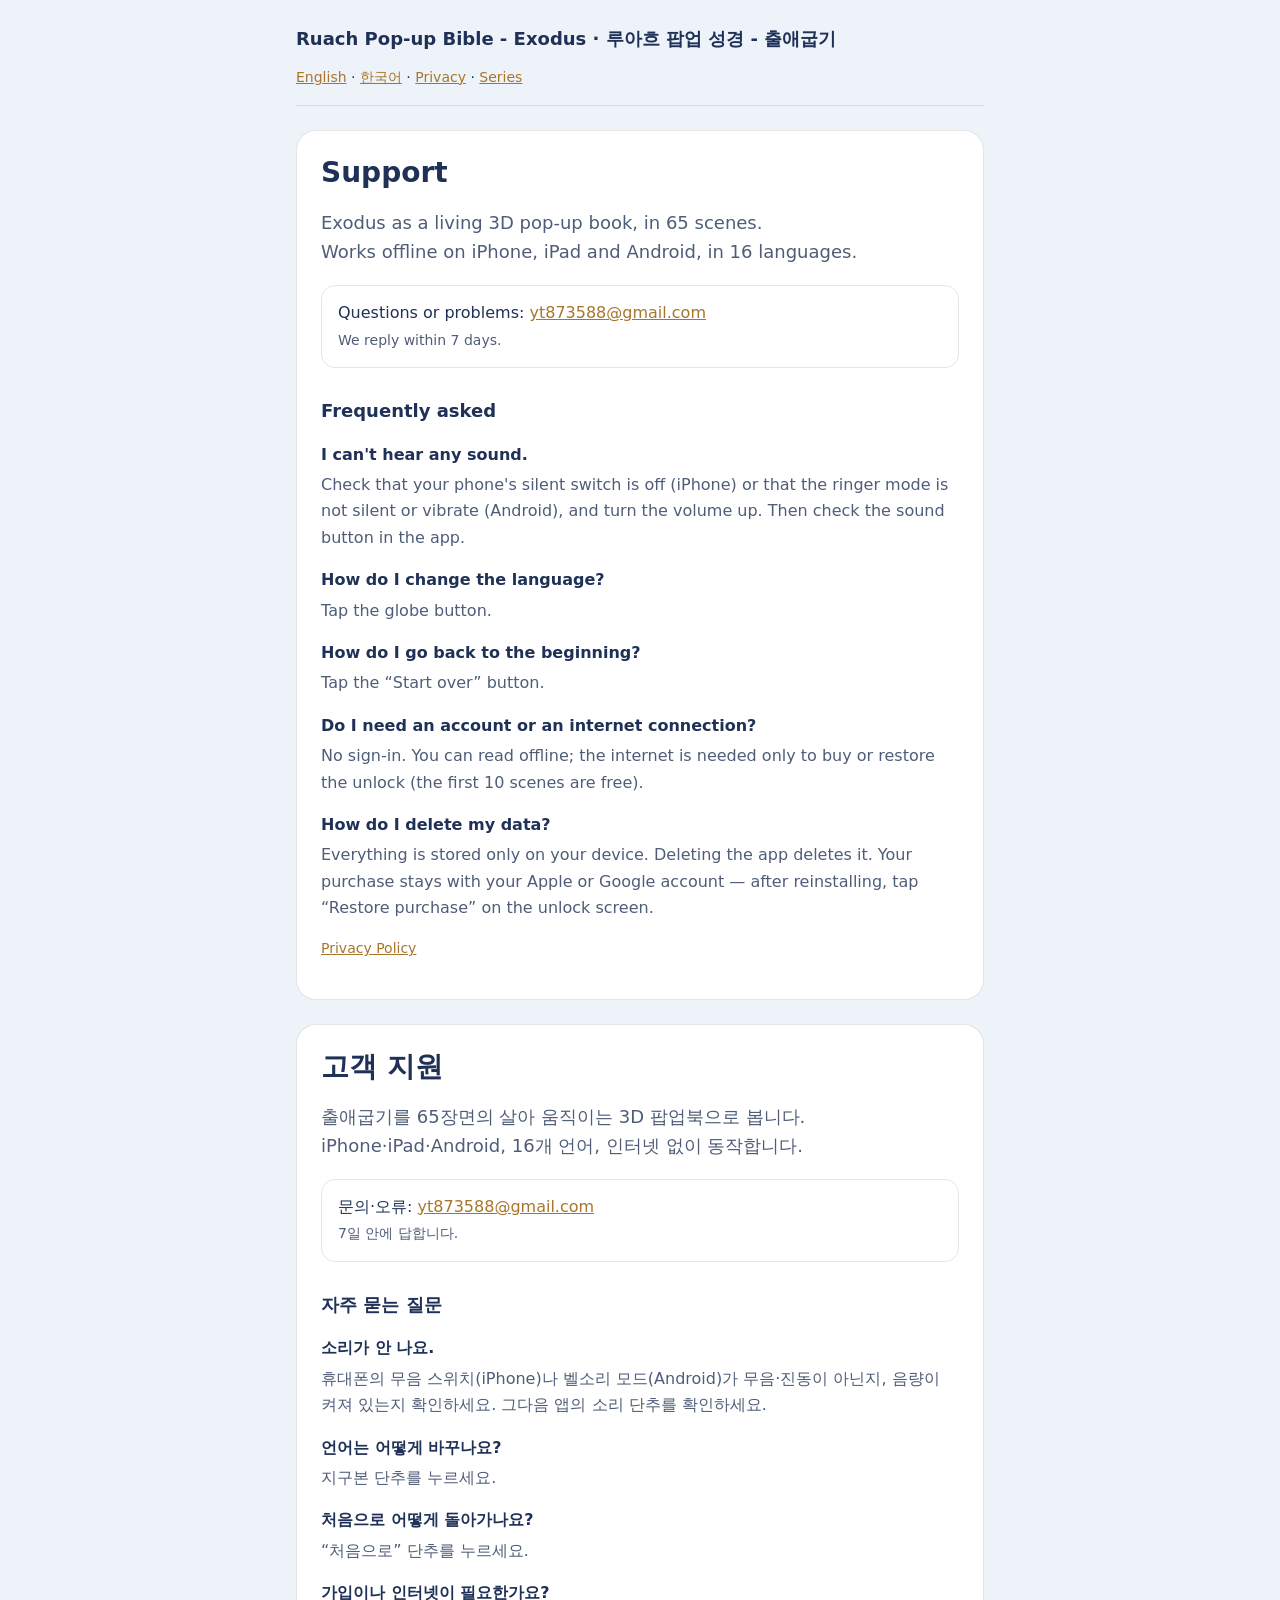
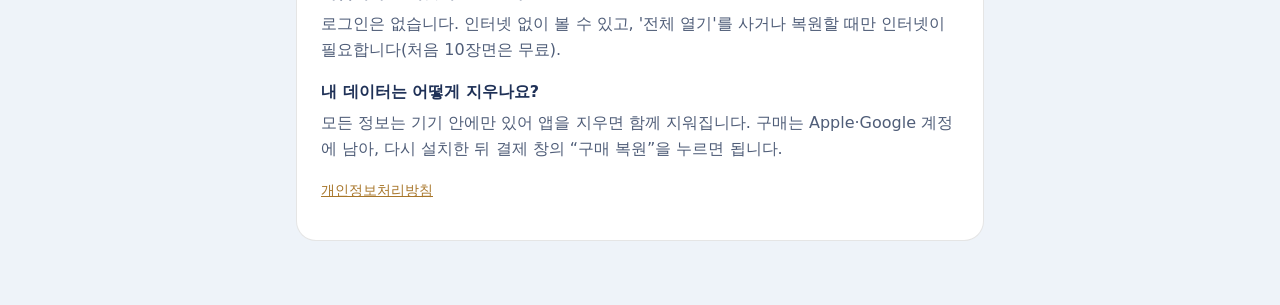
<file: ruach-popupbook/exodus/index.html>
<!doctype html>
<html lang="en">
<head>
<meta charset="utf-8">
<meta name="viewport" content="width=device-width, initial-scale=1">
<title>Ruach Pop-up Bible - Exodus Support · 루아흐 팝업 성경 - 출애굽기 고객 지원</title>
<link rel="icon" href="icon.png">
<link rel="stylesheet" href="../style.css">
</head>
<body>
<main>
<header>
  <span class="brand">Ruach Pop-up Bible - Exodus · 루아흐 팝업 성경 - 출애굽기</span>
  <nav><a href="#en">English</a> · <a href="#ko">한국어</a> · <a href="privacy.html">Privacy</a> · <a href="../">Series</a></nav>
</header>

<article id="en">
<h1>Support</h1>
<p class="lead">Exodus as a living 3D pop-up book, in 65 scenes.<br>Works offline on iPhone, iPad and Android, in 16 languages.</p>
<p class="contact">Questions or problems: <a href="mailto:yt873588@gmail.com?subject=Ruach%20Pop-up%20Bible%20-%20Exodus">yt873588@gmail.com</a><br><span class="meta">We reply within 7 days.</span></p>

<h2>Frequently asked</h2>
<dl>
  <dt>I can't hear any sound.</dt>
  <dd>Check that your phone's silent switch is off (iPhone) or that the ringer mode is not silent or vibrate (Android), and turn the volume up. Then check the sound button in the app.</dd>
  <dt>How do I change the language?</dt>
  <dd>Tap the globe button.</dd>
  <dt>How do I go back to the beginning?</dt>
  <dd>Tap the “Start over” button.</dd>
  <dt>Do I need an account or an internet connection?</dt>
  <dd>No sign-in. You can read offline; the internet is needed only to buy or restore the unlock (the first 10 scenes are free).</dd>
  <dt>How do I delete my data?</dt>
  <dd>Everything is stored only on your device. Deleting the app deletes it. Your purchase stays with your Apple or Google account — after reinstalling, tap “Restore purchase” on the unlock screen.</dd>
</dl>
<p class="meta"><a href="privacy.html">Privacy Policy</a></p>
</article>

<article id="ko" lang="ko">
<h1>고객 지원</h1>
<p class="lead">출애굽기를 65장면의 살아 움직이는 3D 팝업북으로 봅니다.<br>iPhone·iPad·Android, 16개 언어, 인터넷 없이 동작합니다.</p>
<p class="contact">문의·오류: <a href="mailto:yt873588@gmail.com?subject=%EB%A3%A8%EC%95%84%ED%9D%90%20%ED%8C%9D%EC%97%85%20%EC%84%B1%EA%B2%BD%20-%20%EC%B6%9C%EC%95%A0%EA%B5%BD%EA%B8%B0">yt873588@gmail.com</a><br><span class="meta">7일 안에 답합니다.</span></p>

<h2>자주 묻는 질문</h2>
<dl>
  <dt>소리가 안 나요.</dt>
  <dd>휴대폰의 무음 스위치(iPhone)나 벨소리 모드(Android)가 무음·진동이 아닌지, 음량이 켜져 있는지 확인하세요. 그다음 앱의 소리 단추를 확인하세요.</dd>
  <dt>언어는 어떻게 바꾸나요?</dt>
  <dd>지구본 단추를 누르세요.</dd>
  <dt>처음으로 어떻게 돌아가나요?</dt>
  <dd>“처음으로” 단추를 누르세요.</dd>
  <dt>가입이나 인터넷이 필요한가요?</dt>
  <dd>로그인은 없습니다. 인터넷 없이 볼 수 있고, '전체 열기'를 사거나 복원할 때만 인터넷이 필요합니다(처음 10장면은 무료).</dd>
  <dt>내 데이터는 어떻게 지우나요?</dt>
  <dd>모든 정보는 기기 안에만 있어 앱을 지우면 함께 지워집니다. 구매는 Apple·Google 계정에 남아, 다시 설치한 뒤 결제 창의 “구매 복원”을 누르면 됩니다.</dd>
</dl>
<p class="meta"><a href="privacy.html#ko">개인정보처리방침</a></p>
</article>
</main>
</body>
</html>
</file>
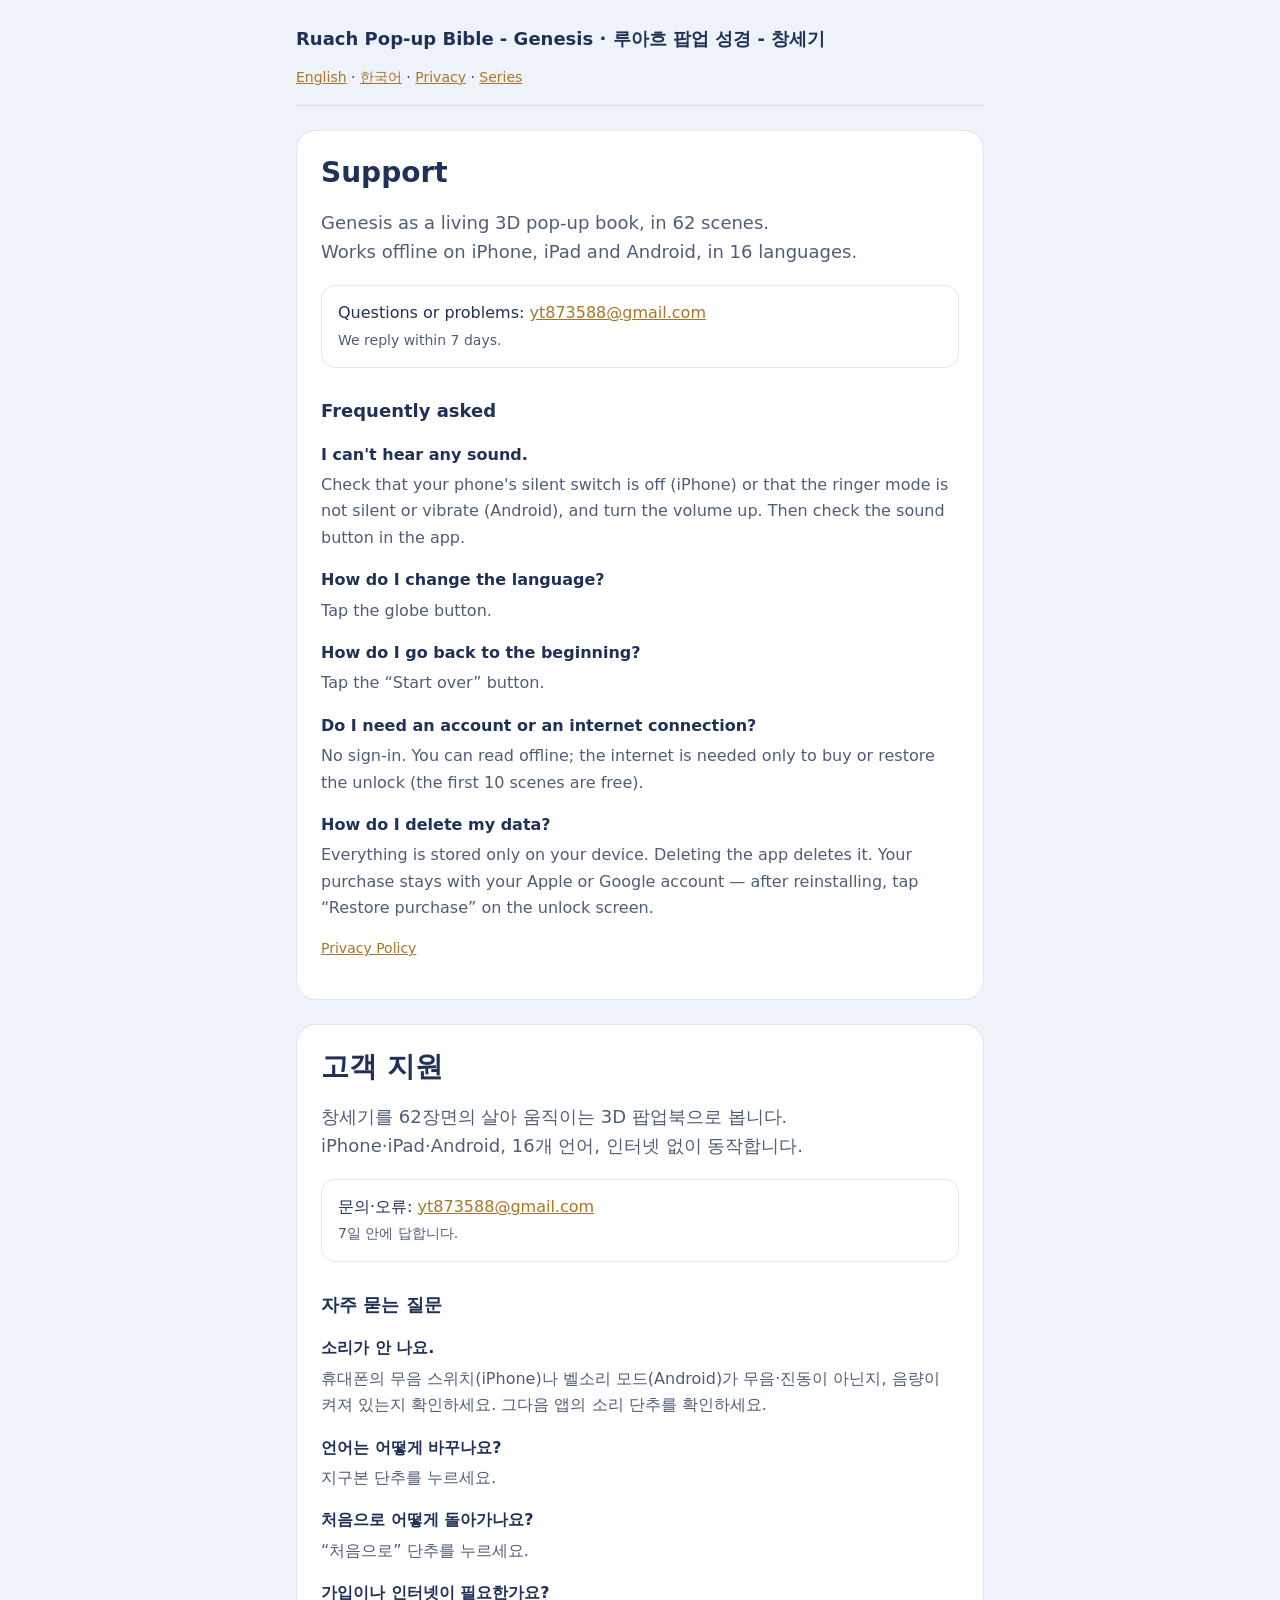
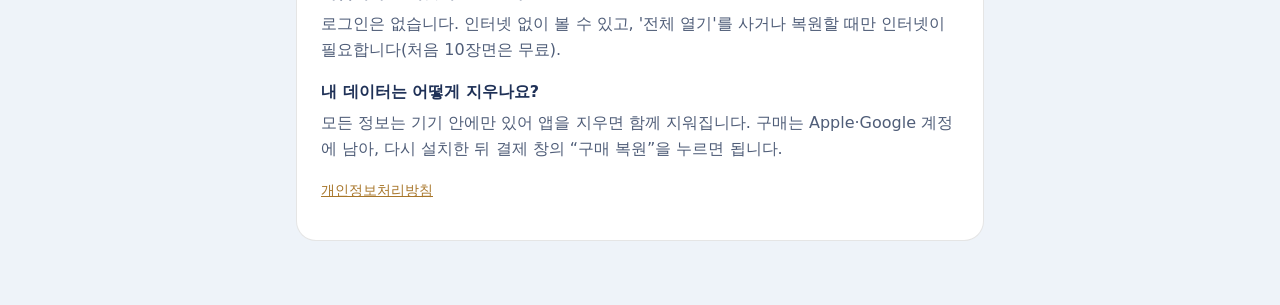
<file: ruach-popupbook/genesis/index.html>
<!doctype html>
<html lang="en">
<head>
<meta charset="utf-8">
<meta name="viewport" content="width=device-width, initial-scale=1">
<title>Ruach Pop-up Bible - Genesis Support · 루아흐 팝업 성경 - 창세기 고객 지원</title>
<link rel="icon" href="icon.png">
<link rel="stylesheet" href="../style.css">
</head>
<body>
<main>
<header>
  <span class="brand">Ruach Pop-up Bible - Genesis · 루아흐 팝업 성경 - 창세기</span>
  <nav><a href="#en">English</a> · <a href="#ko">한국어</a> · <a href="privacy.html">Privacy</a> · <a href="../">Series</a></nav>
</header>

<article id="en">
<h1>Support</h1>
<p class="lead">Genesis as a living 3D pop-up book, in 62 scenes.<br>Works offline on iPhone, iPad and Android, in 16 languages.</p>
<p class="contact">Questions or problems: <a href="mailto:yt873588@gmail.com?subject=Ruach%20Pop-up%20Bible%20-%20Genesis">yt873588@gmail.com</a><br><span class="meta">We reply within 7 days.</span></p>

<h2>Frequently asked</h2>
<dl>
  <dt>I can't hear any sound.</dt>
  <dd>Check that your phone's silent switch is off (iPhone) or that the ringer mode is not silent or vibrate (Android), and turn the volume up. Then check the sound button in the app.</dd>
  <dt>How do I change the language?</dt>
  <dd>Tap the globe button.</dd>
  <dt>How do I go back to the beginning?</dt>
  <dd>Tap the “Start over” button.</dd>
  <dt>Do I need an account or an internet connection?</dt>
  <dd>No sign-in. You can read offline; the internet is needed only to buy or restore the unlock (the first 10 scenes are free).</dd>
  <dt>How do I delete my data?</dt>
  <dd>Everything is stored only on your device. Deleting the app deletes it. Your purchase stays with your Apple or Google account — after reinstalling, tap “Restore purchase” on the unlock screen.</dd>
</dl>
<p class="meta"><a href="privacy.html">Privacy Policy</a></p>
</article>

<article id="ko" lang="ko">
<h1>고객 지원</h1>
<p class="lead">창세기를 62장면의 살아 움직이는 3D 팝업북으로 봅니다.<br>iPhone·iPad·Android, 16개 언어, 인터넷 없이 동작합니다.</p>
<p class="contact">문의·오류: <a href="mailto:yt873588@gmail.com?subject=%EB%A3%A8%EC%95%84%ED%9D%90%20%ED%8C%9D%EC%97%85%20%EC%84%B1%EA%B2%BD%20-%20%EC%B0%BD%EC%84%B8%EA%B8%B0">yt873588@gmail.com</a><br><span class="meta">7일 안에 답합니다.</span></p>

<h2>자주 묻는 질문</h2>
<dl>
  <dt>소리가 안 나요.</dt>
  <dd>휴대폰의 무음 스위치(iPhone)나 벨소리 모드(Android)가 무음·진동이 아닌지, 음량이 켜져 있는지 확인하세요. 그다음 앱의 소리 단추를 확인하세요.</dd>
  <dt>언어는 어떻게 바꾸나요?</dt>
  <dd>지구본 단추를 누르세요.</dd>
  <dt>처음으로 어떻게 돌아가나요?</dt>
  <dd>“처음으로” 단추를 누르세요.</dd>
  <dt>가입이나 인터넷이 필요한가요?</dt>
  <dd>로그인은 없습니다. 인터넷 없이 볼 수 있고, '전체 열기'를 사거나 복원할 때만 인터넷이 필요합니다(처음 10장면은 무료).</dd>
  <dt>내 데이터는 어떻게 지우나요?</dt>
  <dd>모든 정보는 기기 안에만 있어 앱을 지우면 함께 지워집니다. 구매는 Apple·Google 계정에 남아, 다시 설치한 뒤 결제 창의 “구매 복원”을 누르면 됩니다.</dd>
</dl>
<p class="meta"><a href="privacy.html#ko">개인정보처리방침</a></p>
</article>
</main>
</body>
</html>
</file>
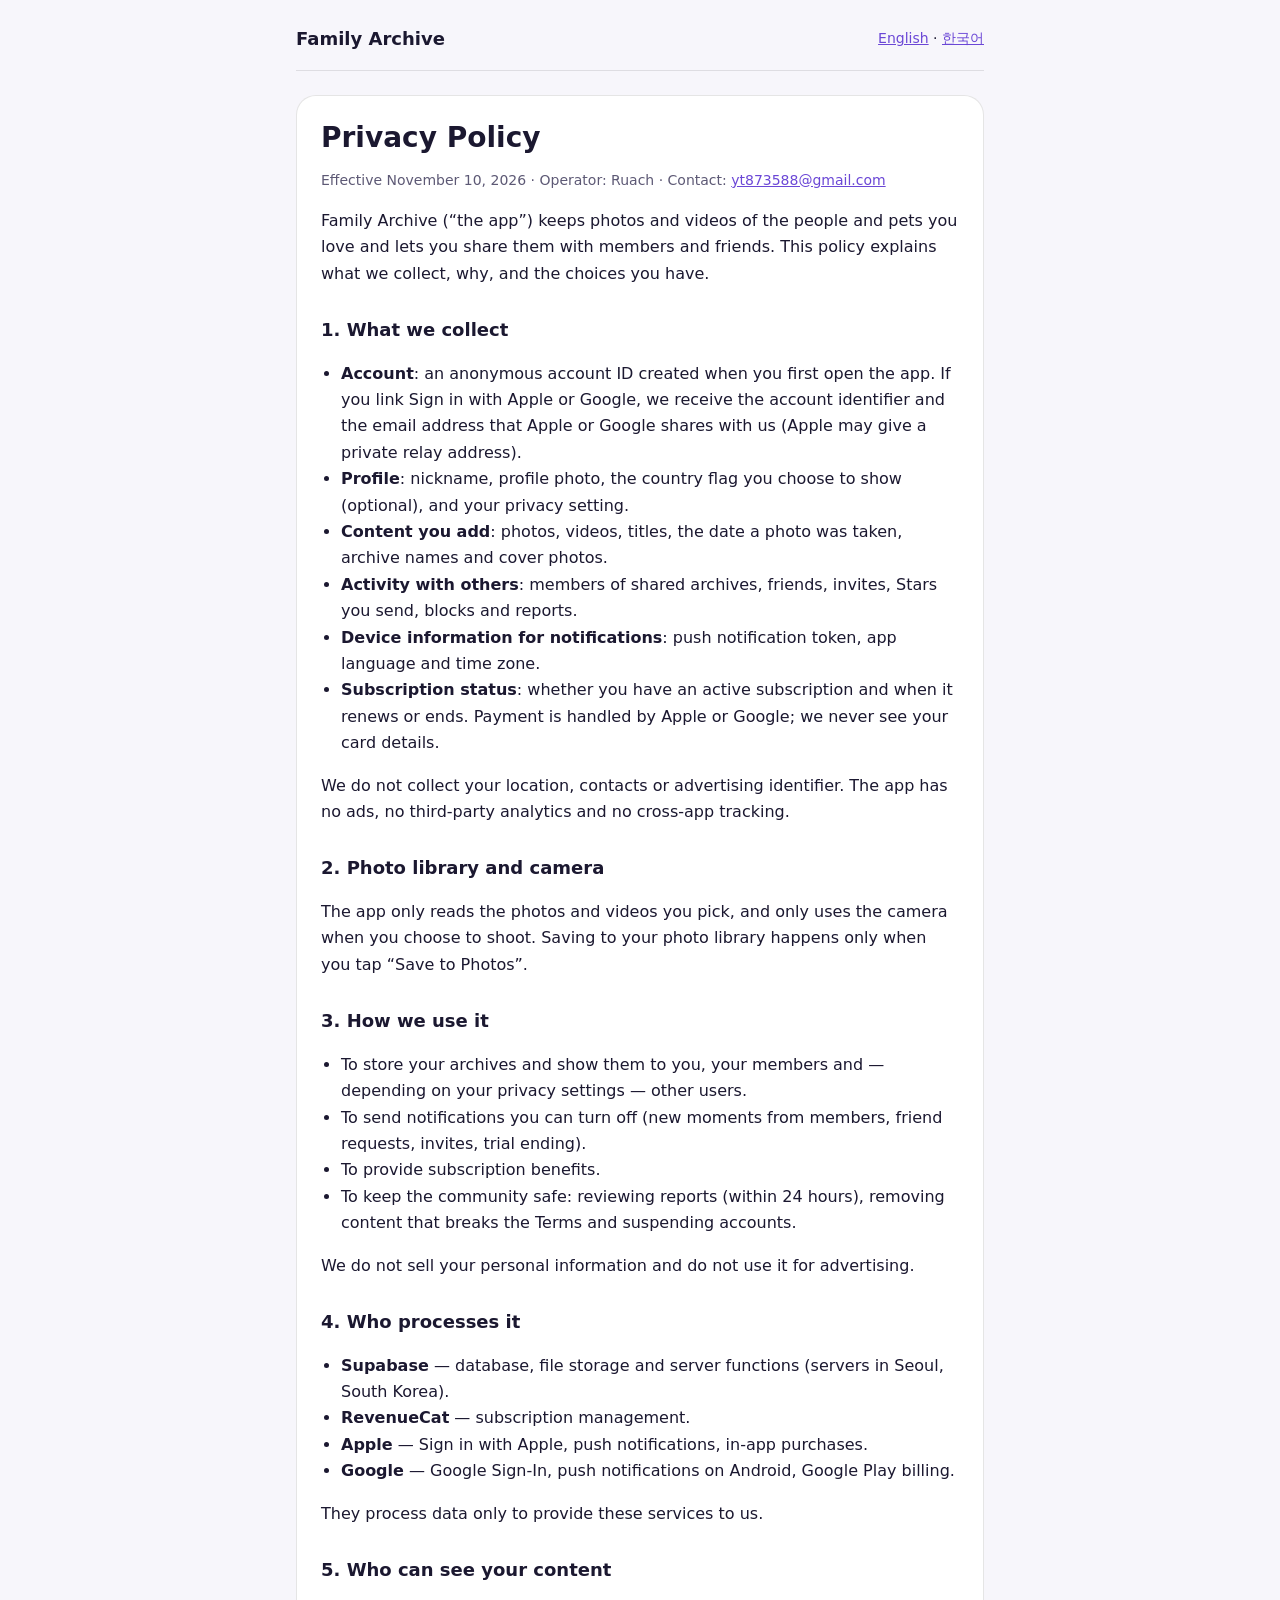
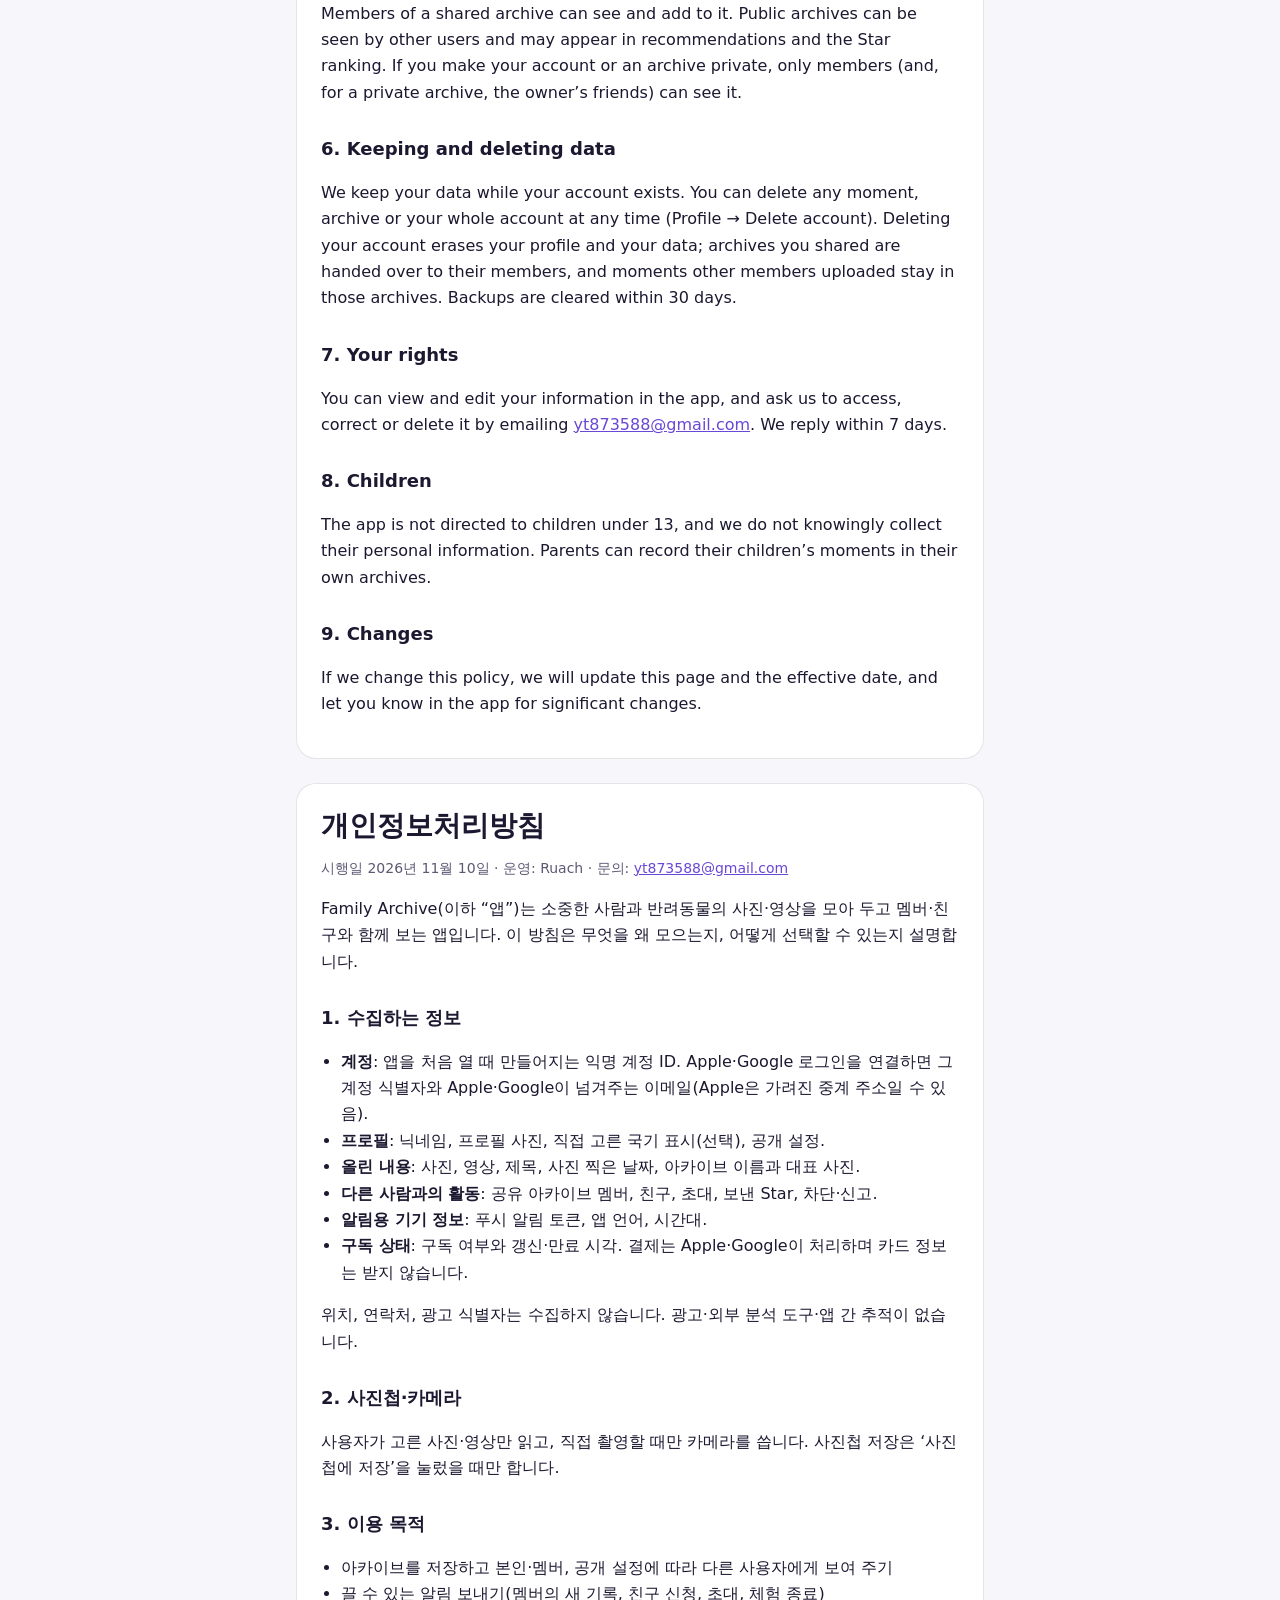
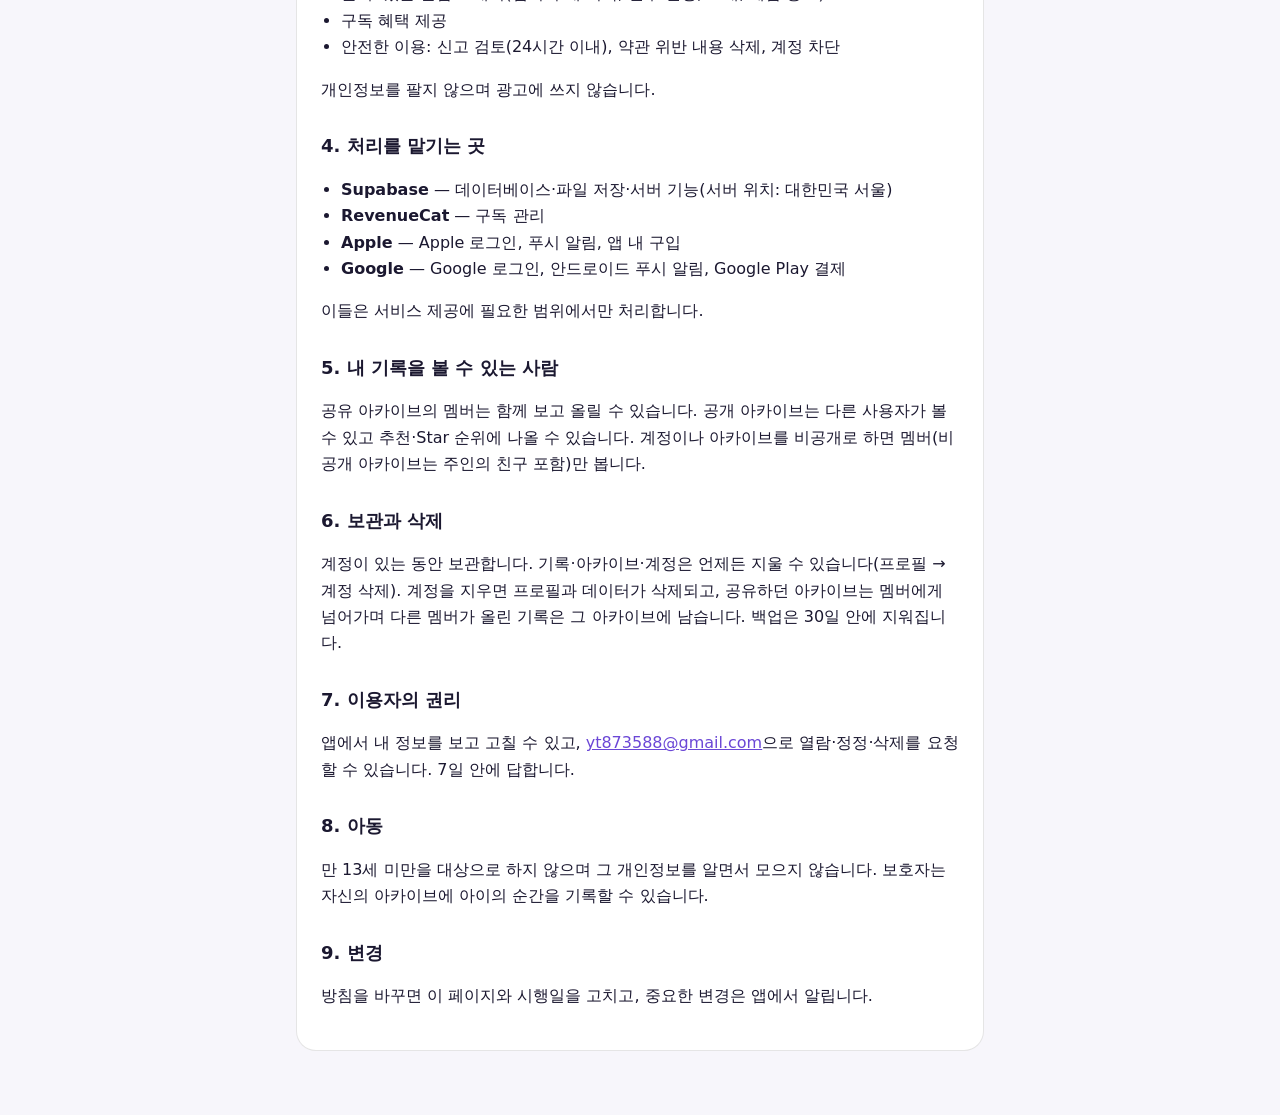
<file: family-archive/privacy.html>
<!doctype html>
<html lang="en">
<head>
<meta charset="utf-8">
<meta name="viewport" content="width=device-width, initial-scale=1">
<title>Privacy Policy · Family Archive</title>
<link rel="stylesheet" href="style.css">
</head>
<body>
<main>
<header>
  <a class="brand" href="./">Family Archive</a>
  <nav><a href="#en">English</a> · <a href="#ko">한국어</a></nav>
</header>

<article id="en">
<h1>Privacy Policy</h1>
<p class="meta">Effective November 10, 2026 · Operator: Ruach · Contact: <a href="mailto:yt873588@gmail.com">yt873588@gmail.com</a></p>

<p>Family Archive (“the app”) keeps photos and videos of the people and pets you love and lets you share them with members and friends. This policy explains what we collect, why, and the choices you have.</p>

<h2>1. What we collect</h2>
<ul>
  <li><b>Account</b>: an anonymous account ID created when you first open the app. If you link Sign in with Apple or Google, we receive the account identifier and the email address that Apple or Google shares with us (Apple may give a private relay address).</li>
  <li><b>Profile</b>: nickname, profile photo, the country flag you choose to show (optional), and your privacy setting.</li>
  <li><b>Content you add</b>: photos, videos, titles, the date a photo was taken, archive names and cover photos.</li>
  <li><b>Activity with others</b>: members of shared archives, friends, invites, Stars you send, blocks and reports.</li>
  <li><b>Device information for notifications</b>: push notification token, app language and time zone.</li>
  <li><b>Subscription status</b>: whether you have an active subscription and when it renews or ends. Payment is handled by Apple or Google; we never see your card details.</li>
</ul>
<p>We do not collect your location, contacts or advertising identifier. The app has no ads, no third-party analytics and no cross-app tracking.</p>

<h2>2. Photo library and camera</h2>
<p>The app only reads the photos and videos you pick, and only uses the camera when you choose to shoot. Saving to your photo library happens only when you tap “Save to Photos”.</p>

<h2>3. How we use it</h2>
<ul>
  <li>To store your archives and show them to you, your members and — depending on your privacy settings — other users.</li>
  <li>To send notifications you can turn off (new moments from members, friend requests, invites, trial ending).</li>
  <li>To provide subscription benefits.</li>
  <li>To keep the community safe: reviewing reports (within 24 hours), removing content that breaks the Terms and suspending accounts.</li>
</ul>
<p>We do not sell your personal information and do not use it for advertising.</p>

<h2>4. Who processes it</h2>
<ul>
  <li><b>Supabase</b> — database, file storage and server functions (servers in Seoul, South Korea).</li>
  <li><b>RevenueCat</b> — subscription management.</li>
  <li><b>Apple</b> — Sign in with Apple, push notifications, in-app purchases.</li>
  <li><b>Google</b> — Google Sign-In, push notifications on Android, Google Play billing.</li>
</ul>
<p>They process data only to provide these services to us.</p>

<h2>5. Who can see your content</h2>
<p>Members of a shared archive can see and add to it. Public archives can be seen by other users and may appear in recommendations and the Star ranking. If you make your account or an archive private, only members (and, for a private archive, the owner’s friends) can see it.</p>

<h2>6. Keeping and deleting data</h2>
<p>We keep your data while your account exists. You can delete any moment, archive or your whole account at any time (Profile → Delete account). Deleting your account erases your profile and your data; archives you shared are handed over to their members, and moments other members uploaded stay in those archives. Backups are cleared within 30 days.</p>

<h2>7. Your rights</h2>
<p>You can view and edit your information in the app, and ask us to access, correct or delete it by emailing <a href="mailto:yt873588@gmail.com">yt873588@gmail.com</a>. We reply within 7 days.</p>

<h2>8. Children</h2>
<p>The app is not directed to children under 13, and we do not knowingly collect their personal information. Parents can record their children’s moments in their own archives.</p>

<h2>9. Changes</h2>
<p>If we change this policy, we will update this page and the effective date, and let you know in the app for significant changes.</p>
</article>

<article id="ko" lang="ko">
<h1>개인정보처리방침</h1>
<p class="meta">시행일 2026년 11월 10일 · 운영: Ruach · 문의: <a href="mailto:yt873588@gmail.com">yt873588@gmail.com</a></p>

<p>Family Archive(이하 “앱”)는 소중한 사람과 반려동물의 사진·영상을 모아 두고 멤버·친구와 함께 보는 앱입니다. 이 방침은 무엇을 왜 모으는지, 어떻게 선택할 수 있는지 설명합니다.</p>

<h2>1. 수집하는 정보</h2>
<ul>
  <li><b>계정</b>: 앱을 처음 열 때 만들어지는 익명 계정 ID. Apple·Google 로그인을 연결하면 그 계정 식별자와 Apple·Google이 넘겨주는 이메일(Apple은 가려진 중계 주소일 수 있음).</li>
  <li><b>프로필</b>: 닉네임, 프로필 사진, 직접 고른 국기 표시(선택), 공개 설정.</li>
  <li><b>올린 내용</b>: 사진, 영상, 제목, 사진 찍은 날짜, 아카이브 이름과 대표 사진.</li>
  <li><b>다른 사람과의 활동</b>: 공유 아카이브 멤버, 친구, 초대, 보낸 Star, 차단·신고.</li>
  <li><b>알림용 기기 정보</b>: 푸시 알림 토큰, 앱 언어, 시간대.</li>
  <li><b>구독 상태</b>: 구독 여부와 갱신·만료 시각. 결제는 Apple·Google이 처리하며 카드 정보는 받지 않습니다.</li>
</ul>
<p>위치, 연락처, 광고 식별자는 수집하지 않습니다. 광고·외부 분석 도구·앱 간 추적이 없습니다.</p>

<h2>2. 사진첩·카메라</h2>
<p>사용자가 고른 사진·영상만 읽고, 직접 촬영할 때만 카메라를 씁니다. 사진첩 저장은 ‘사진첩에 저장’을 눌렀을 때만 합니다.</p>

<h2>3. 이용 목적</h2>
<ul>
  <li>아카이브를 저장하고 본인·멤버, 공개 설정에 따라 다른 사용자에게 보여 주기</li>
  <li>끌 수 있는 알림 보내기(멤버의 새 기록, 친구 신청, 초대, 체험 종료)</li>
  <li>구독 혜택 제공</li>
  <li>안전한 이용: 신고 검토(24시간 이내), 약관 위반 내용 삭제, 계정 차단</li>
</ul>
<p>개인정보를 팔지 않으며 광고에 쓰지 않습니다.</p>

<h2>4. 처리를 맡기는 곳</h2>
<ul>
  <li><b>Supabase</b> — 데이터베이스·파일 저장·서버 기능(서버 위치: 대한민국 서울)</li>
  <li><b>RevenueCat</b> — 구독 관리</li>
  <li><b>Apple</b> — Apple 로그인, 푸시 알림, 앱 내 구입</li>
  <li><b>Google</b> — Google 로그인, 안드로이드 푸시 알림, Google Play 결제</li>
</ul>
<p>이들은 서비스 제공에 필요한 범위에서만 처리합니다.</p>

<h2>5. 내 기록을 볼 수 있는 사람</h2>
<p>공유 아카이브의 멤버는 함께 보고 올릴 수 있습니다. 공개 아카이브는 다른 사용자가 볼 수 있고 추천·Star 순위에 나올 수 있습니다. 계정이나 아카이브를 비공개로 하면 멤버(비공개 아카이브는 주인의 친구 포함)만 봅니다.</p>

<h2>6. 보관과 삭제</h2>
<p>계정이 있는 동안 보관합니다. 기록·아카이브·계정은 언제든 지울 수 있습니다(프로필 → 계정 삭제). 계정을 지우면 프로필과 데이터가 삭제되고, 공유하던 아카이브는 멤버에게 넘어가며 다른 멤버가 올린 기록은 그 아카이브에 남습니다. 백업은 30일 안에 지워집니다.</p>

<h2>7. 이용자의 권리</h2>
<p>앱에서 내 정보를 보고 고칠 수 있고, <a href="mailto:yt873588@gmail.com">yt873588@gmail.com</a>으로 열람·정정·삭제를 요청할 수 있습니다. 7일 안에 답합니다.</p>

<h2>8. 아동</h2>
<p>만 13세 미만을 대상으로 하지 않으며 그 개인정보를 알면서 모으지 않습니다. 보호자는 자신의 아카이브에 아이의 순간을 기록할 수 있습니다.</p>

<h2>9. 변경</h2>
<p>방침을 바꾸면 이 페이지와 시행일을 고치고, 중요한 변경은 앱에서 알립니다.</p>
</article>
</main>
</body>
</html>
</file>
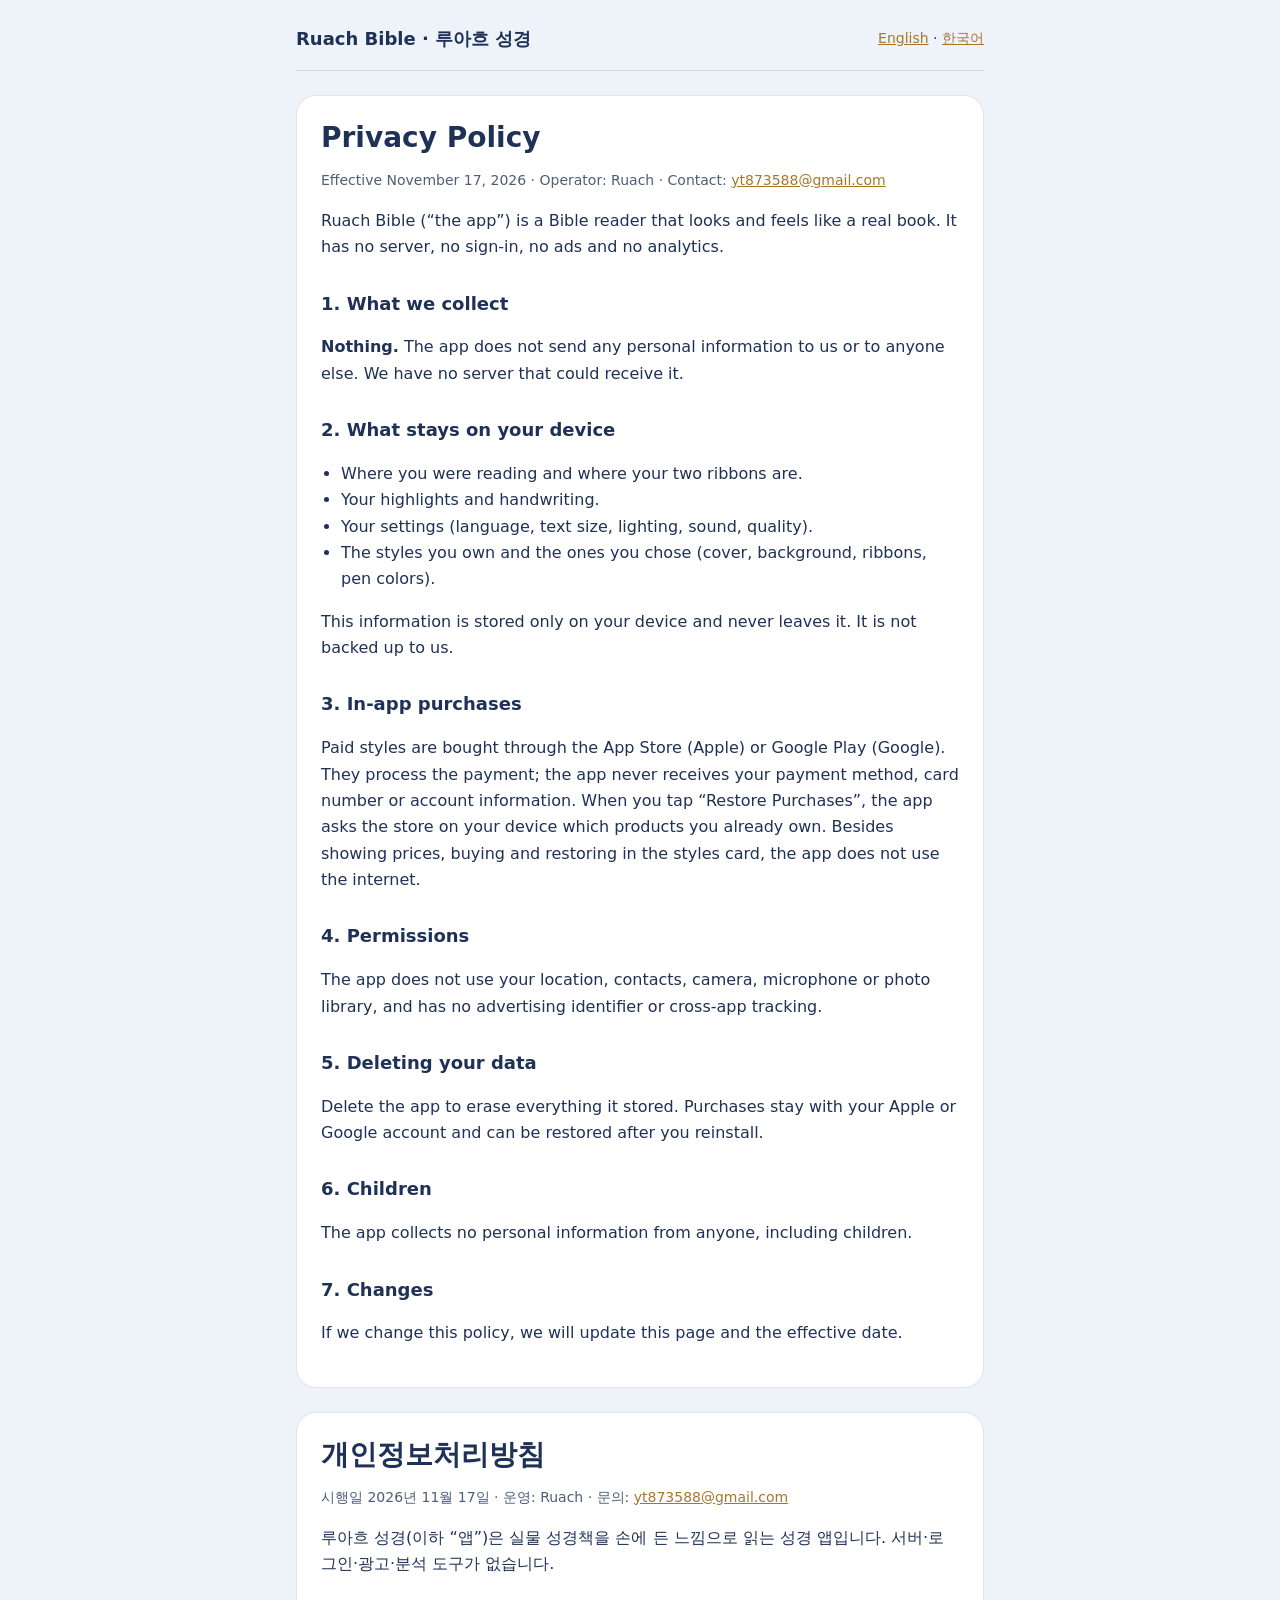
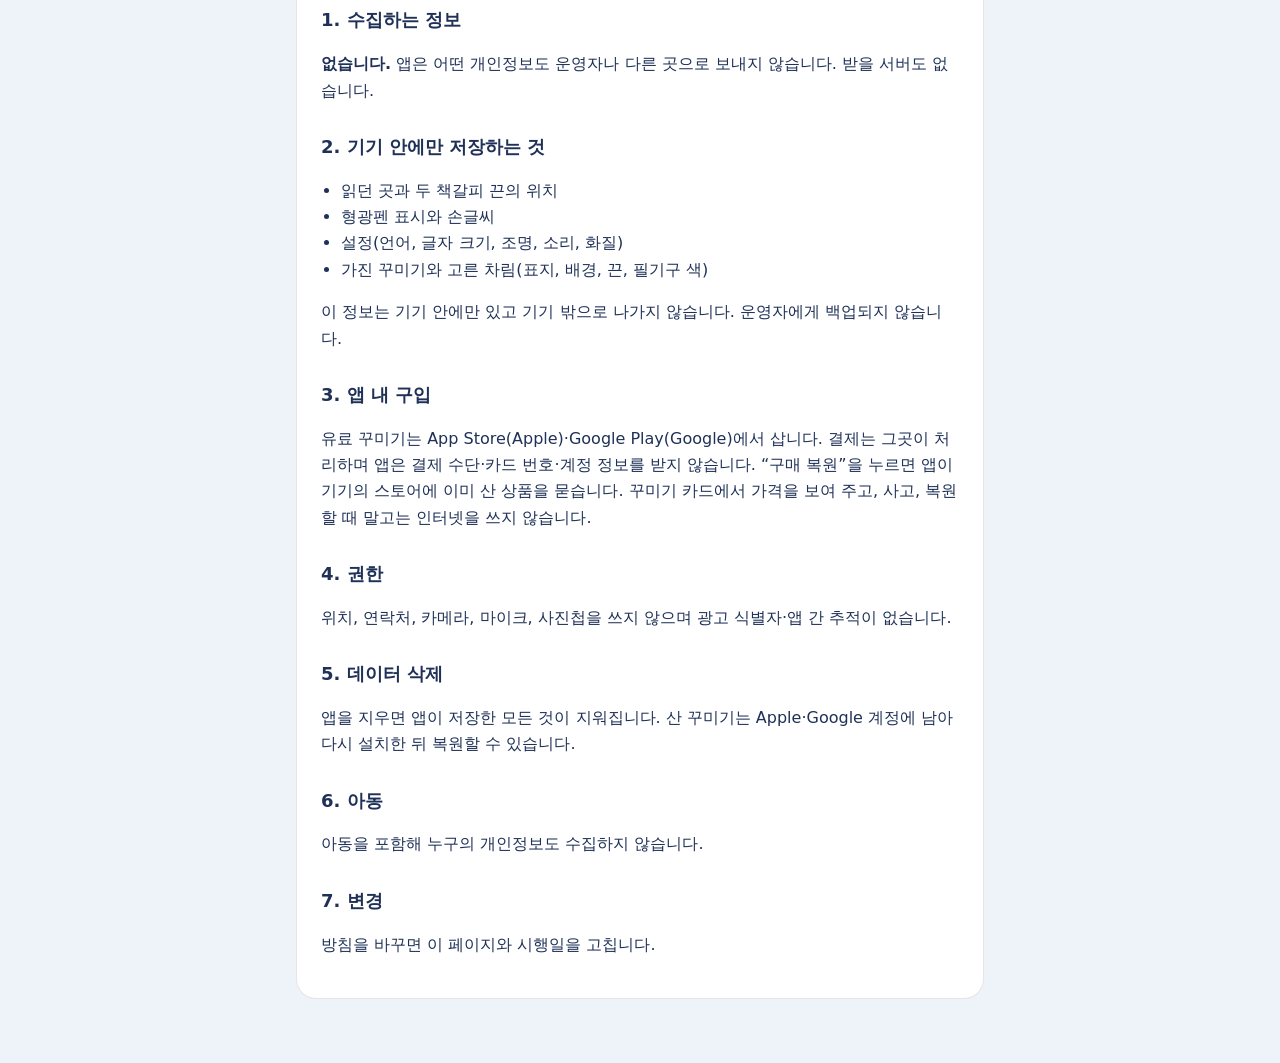
<file: ruach-bible/privacy.html>
<!doctype html>
<html lang="en">
<head>
<meta charset="utf-8">
<meta name="viewport" content="width=device-width, initial-scale=1">
<title>Privacy Policy · Ruach Bible</title>
<link rel="icon" href="../icons/ruach-bible.jpg">
<link rel="stylesheet" href="style.css">
</head>
<body>
<main>
<header>
  <a class="brand" href="./">Ruach Bible · 루아흐 성경</a>
  <nav><a href="#en">English</a> · <a href="#ko">한국어</a></nav>
</header>

<article id="en">
<h1>Privacy Policy</h1>
<p class="meta">Effective November 17, 2026 · Operator: Ruach · Contact: <a href="mailto:yt873588@gmail.com">yt873588@gmail.com</a></p>

<p>Ruach Bible (“the app”) is a Bible reader that looks and feels like a real book. It has no server, no sign-in, no ads and no analytics.</p>

<h2>1. What we collect</h2>
<p><b>Nothing.</b> The app does not send any personal information to us or to anyone else. We have no server that could receive it.</p>

<h2>2. What stays on your device</h2>
<ul>
  <li>Where you were reading and where your two ribbons are.</li>
  <li>Your highlights and handwriting.</li>
  <li>Your settings (language, text size, lighting, sound, quality).</li>
  <li>The styles you own and the ones you chose (cover, background, ribbons, pen colors).</li>
</ul>
<p>This information is stored only on your device and never leaves it. It is not backed up to us.</p>

<h2>3. In-app purchases</h2>
<p>Paid styles are bought through the App Store (Apple) or Google Play (Google). They process the payment; the app never receives your payment method, card number or account information. When you tap “Restore Purchases”, the app asks the store on your device which products you already own. Besides showing prices, buying and restoring in the styles card, the app does not use the internet.</p>

<h2>4. Permissions</h2>
<p>The app does not use your location, contacts, camera, microphone or photo library, and has no advertising identifier or cross-app tracking.</p>

<h2>5. Deleting your data</h2>
<p>Delete the app to erase everything it stored. Purchases stay with your Apple or Google account and can be restored after you reinstall.</p>

<h2>6. Children</h2>
<p>The app collects no personal information from anyone, including children.</p>

<h2>7. Changes</h2>
<p>If we change this policy, we will update this page and the effective date.</p>
</article>

<article id="ko" lang="ko">
<h1>개인정보처리방침</h1>
<p class="meta">시행일 2026년 11월 17일 · 운영: Ruach · 문의: <a href="mailto:yt873588@gmail.com">yt873588@gmail.com</a></p>

<p>루아흐 성경(이하 “앱”)은 실물 성경책을 손에 든 느낌으로 읽는 성경 앱입니다. 서버·로그인·광고·분석 도구가 없습니다.</p>

<h2>1. 수집하는 정보</h2>
<p><b>없습니다.</b> 앱은 어떤 개인정보도 운영자나 다른 곳으로 보내지 않습니다. 받을 서버도 없습니다.</p>

<h2>2. 기기 안에만 저장하는 것</h2>
<ul>
  <li>읽던 곳과 두 책갈피 끈의 위치</li>
  <li>형광펜 표시와 손글씨</li>
  <li>설정(언어, 글자 크기, 조명, 소리, 화질)</li>
  <li>가진 꾸미기와 고른 차림(표지, 배경, 끈, 필기구 색)</li>
</ul>
<p>이 정보는 기기 안에만 있고 기기 밖으로 나가지 않습니다. 운영자에게 백업되지 않습니다.</p>

<h2>3. 앱 내 구입</h2>
<p>유료 꾸미기는 App Store(Apple)·Google Play(Google)에서 삽니다. 결제는 그곳이 처리하며 앱은 결제 수단·카드 번호·계정 정보를 받지 않습니다. “구매 복원”을 누르면 앱이 기기의 스토어에 이미 산 상품을 묻습니다. 꾸미기 카드에서 가격을 보여 주고, 사고, 복원할 때 말고는 인터넷을 쓰지 않습니다.</p>

<h2>4. 권한</h2>
<p>위치, 연락처, 카메라, 마이크, 사진첩을 쓰지 않으며 광고 식별자·앱 간 추적이 없습니다.</p>

<h2>5. 데이터 삭제</h2>
<p>앱을 지우면 앱이 저장한 모든 것이 지워집니다. 산 꾸미기는 Apple·Google 계정에 남아 다시 설치한 뒤 복원할 수 있습니다.</p>

<h2>6. 아동</h2>
<p>아동을 포함해 누구의 개인정보도 수집하지 않습니다.</p>

<h2>7. 변경</h2>
<p>방침을 바꾸면 이 페이지와 시행일을 고칩니다.</p>
</article>
</main>
</body>
</html>
</file>
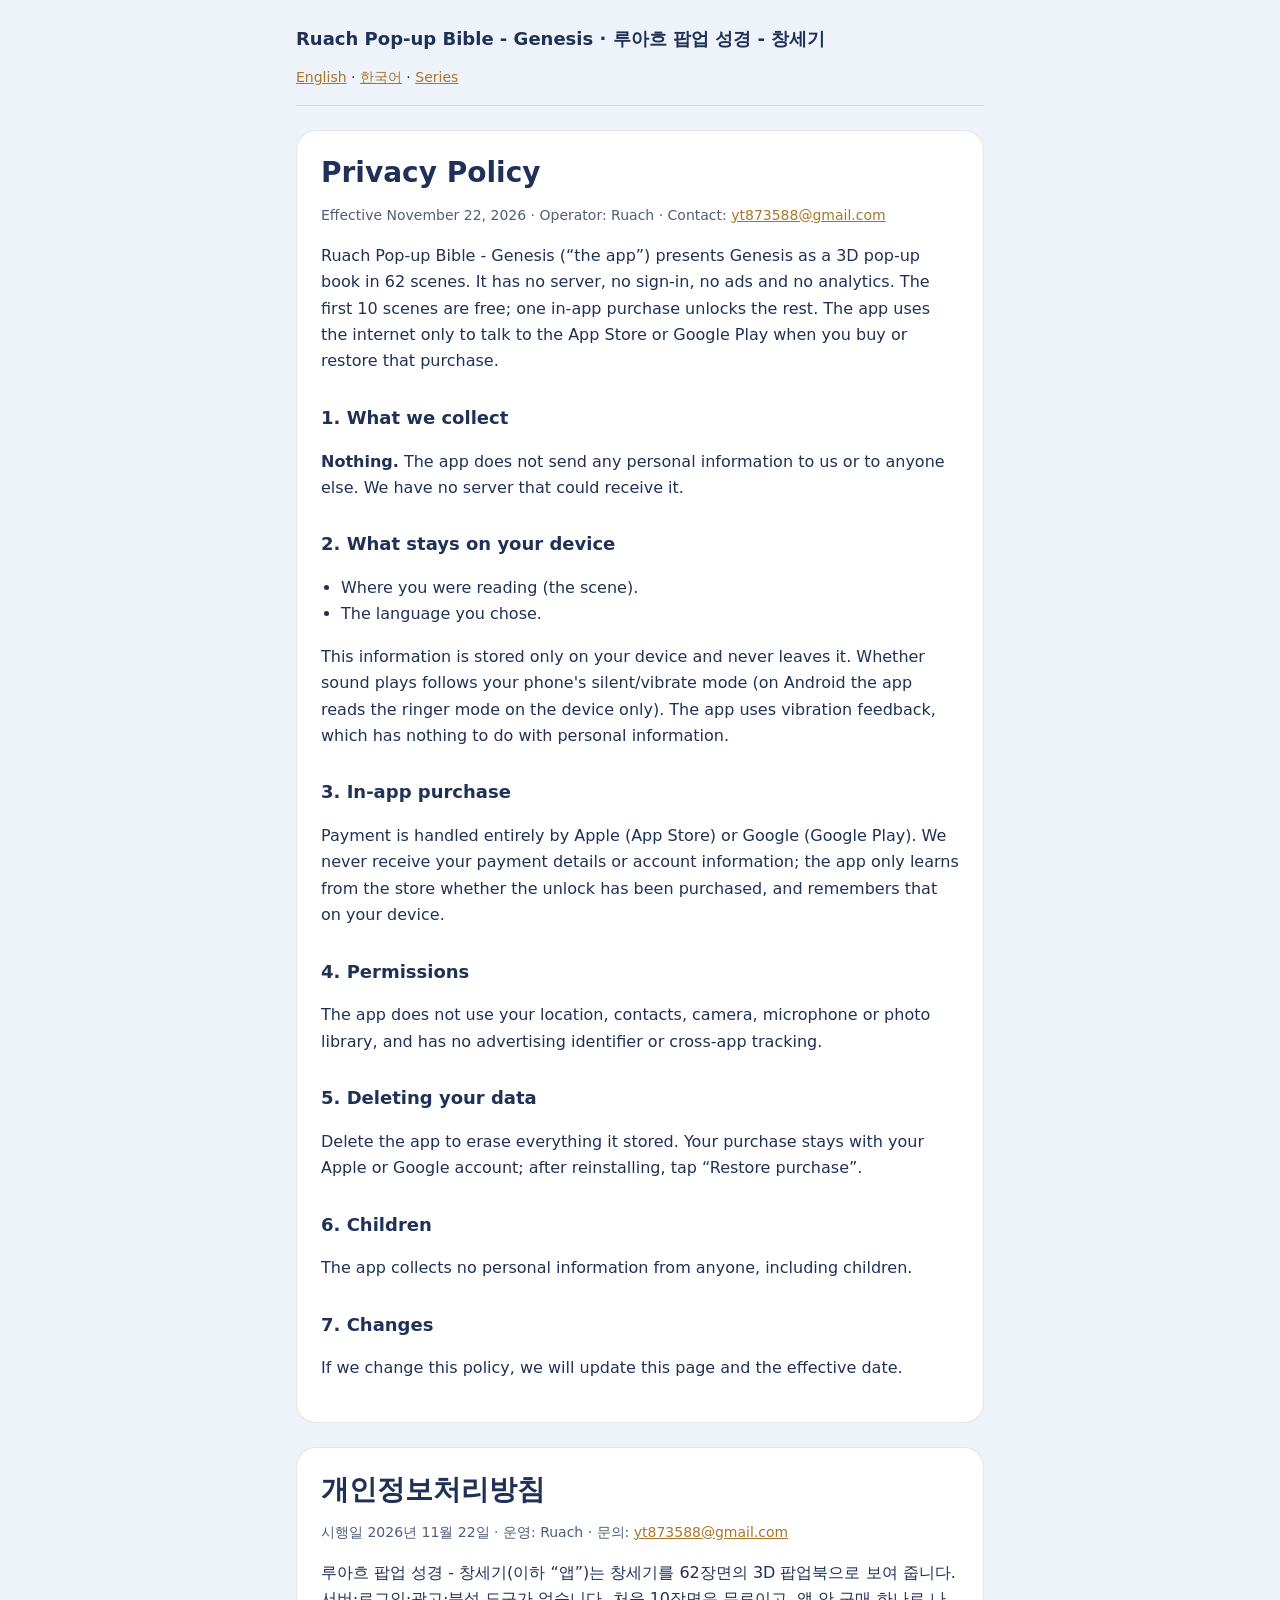
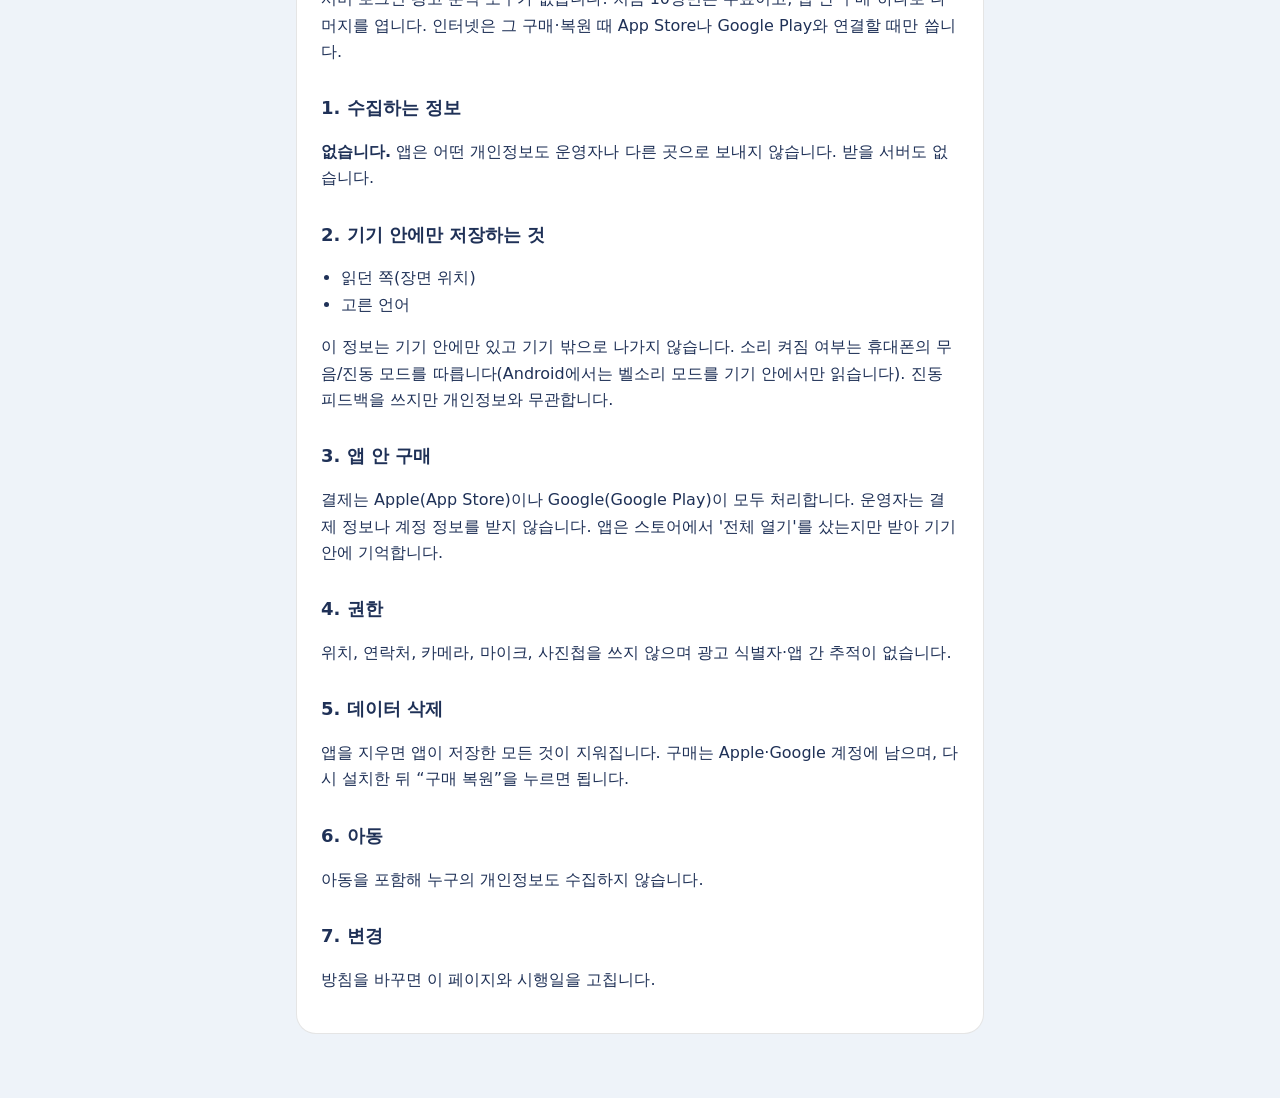
<file: ruach-genesis/privacy.html>
<!doctype html>
<html lang="en"><head><meta charset="utf-8"><meta name="viewport" content="width=device-width, initial-scale=1">
<title>Ruach Pop-up Bible - Genesis</title>
<link rel="canonical" href="https://ruach316.com/ruach-popupbook/genesis/privacy.html">
<meta http-equiv="refresh" content="0; url=../ruach-popupbook/genesis/privacy.html">
<script>location.replace('../ruach-popupbook/genesis/privacy.html' + location.hash)</script>
</head><body><p>Moved: <a href="../ruach-popupbook/genesis/privacy.html">ruach-popupbook/genesis/privacy.html</a></p></body></html>
</file>
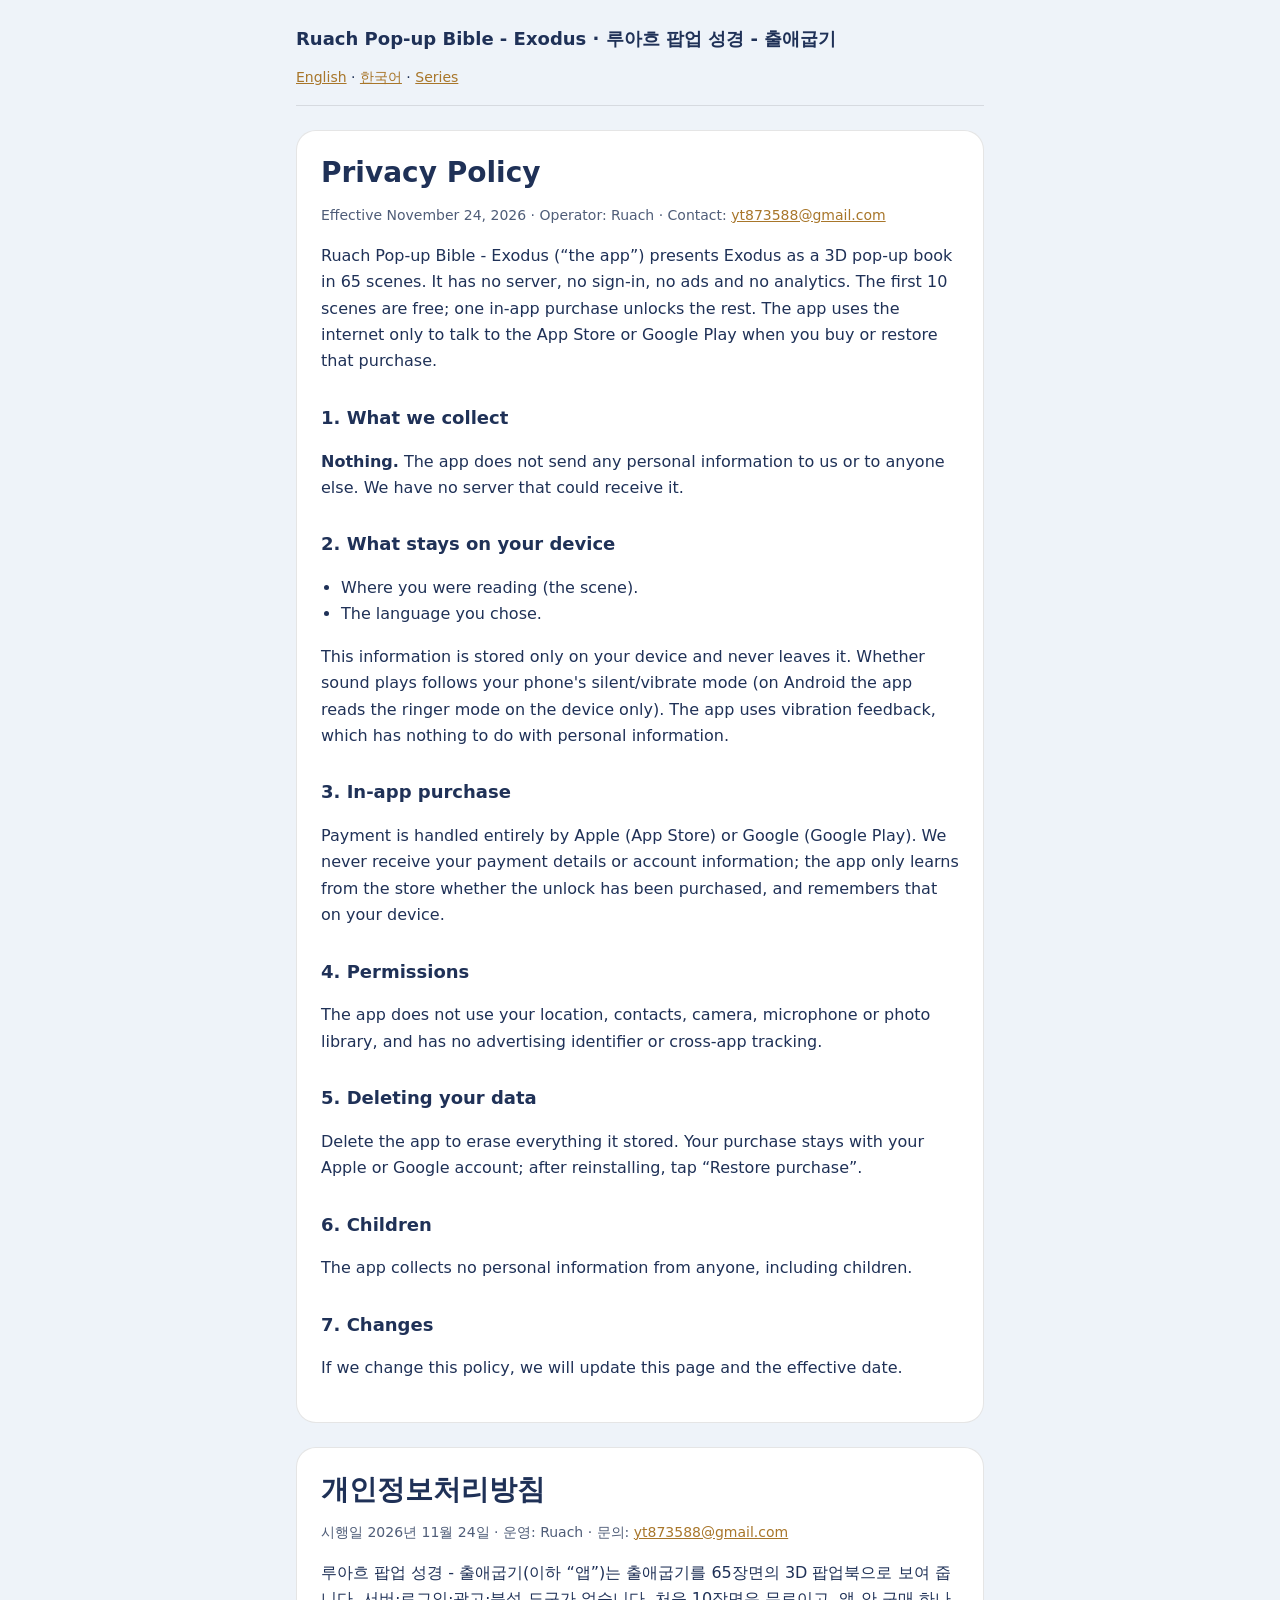
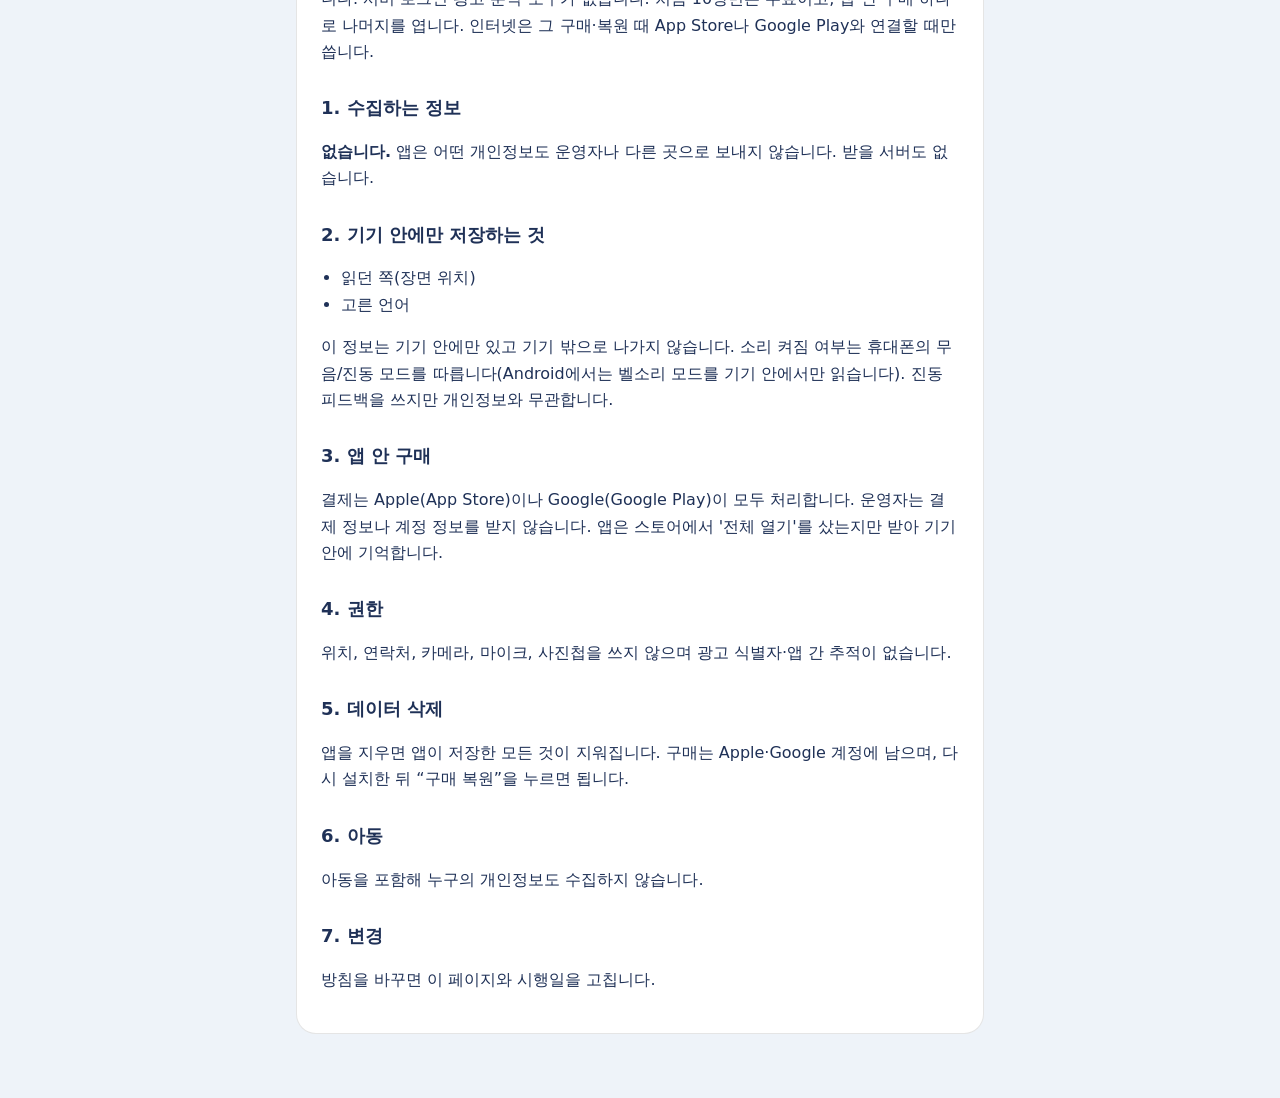
<file: ruach-popupbook/exodus/privacy.html>
<!doctype html>
<html lang="en">
<head>
<meta charset="utf-8">
<meta name="viewport" content="width=device-width, initial-scale=1">
<title>Privacy Policy · Ruach Pop-up Bible - Exodus</title>
<link rel="icon" href="icon.png">
<link rel="stylesheet" href="../style.css">
</head>
<body>
<main>
<header>
  <a class="brand" href="./">Ruach Pop-up Bible - Exodus · 루아흐 팝업 성경 - 출애굽기</a>
  <nav><a href="#en">English</a> · <a href="#ko">한국어</a> · <a href="../">Series</a></nav>
</header>

<article id="en">
<h1>Privacy Policy</h1>
<p class="meta">Effective November 24, 2026 · Operator: Ruach · Contact: <a href="mailto:yt873588@gmail.com">yt873588@gmail.com</a></p>

<p>Ruach Pop-up Bible - Exodus (“the app”) presents Exodus as a 3D pop-up book in 65 scenes. It has no server, no sign-in, no ads and no analytics. The first 10 scenes are free; one in-app purchase unlocks the rest. The app uses the internet only to talk to the App Store or Google Play when you buy or restore that purchase.</p>

<h2>1. What we collect</h2>
<p><b>Nothing.</b> The app does not send any personal information to us or to anyone else. We have no server that could receive it.</p>

<h2>2. What stays on your device</h2>
<ul>
  <li>Where you were reading (the scene).</li>
  <li>The language you chose.</li>
</ul>
<p>This information is stored only on your device and never leaves it. Whether sound plays follows your phone's silent/vibrate mode (on Android the app reads the ringer mode on the device only). The app uses vibration feedback, which has nothing to do with personal information.</p>

<h2>3. In-app purchase</h2>
<p>Payment is handled entirely by Apple (App Store) or Google (Google Play). We never receive your payment details or account information; the app only learns from the store whether the unlock has been purchased, and remembers that on your device.</p>

<h2>4. Permissions</h2>
<p>The app does not use your location, contacts, camera, microphone or photo library, and has no advertising identifier or cross-app tracking.</p>

<h2>5. Deleting your data</h2>
<p>Delete the app to erase everything it stored. Your purchase stays with your Apple or Google account; after reinstalling, tap “Restore purchase”.</p>

<h2>6. Children</h2>
<p>The app collects no personal information from anyone, including children.</p>

<h2>7. Changes</h2>
<p>If we change this policy, we will update this page and the effective date.</p>
</article>

<article id="ko" lang="ko">
<h1>개인정보처리방침</h1>
<p class="meta">시행일 2026년 11월 24일 · 운영: Ruach · 문의: <a href="mailto:yt873588@gmail.com">yt873588@gmail.com</a></p>

<p>루아흐 팝업 성경 - 출애굽기(이하 “앱”)는 출애굽기를 65장면의 3D 팝업북으로 보여 줍니다. 서버·로그인·광고·분석 도구가 없습니다. 처음 10장면은 무료이고, 앱 안 구매 하나로 나머지를 엽니다. 인터넷은 그 구매·복원 때 App Store나 Google Play와 연결할 때만 씁니다.</p>

<h2>1. 수집하는 정보</h2>
<p><b>없습니다.</b> 앱은 어떤 개인정보도 운영자나 다른 곳으로 보내지 않습니다. 받을 서버도 없습니다.</p>

<h2>2. 기기 안에만 저장하는 것</h2>
<ul>
  <li>읽던 쪽(장면 위치)</li>
  <li>고른 언어</li>
</ul>
<p>이 정보는 기기 안에만 있고 기기 밖으로 나가지 않습니다. 소리 켜짐 여부는 휴대폰의 무음/진동 모드를 따릅니다(Android에서는 벨소리 모드를 기기 안에서만 읽습니다). 진동 피드백을 쓰지만 개인정보와 무관합니다.</p>

<h2>3. 앱 안 구매</h2>
<p>결제는 Apple(App Store)이나 Google(Google Play)이 모두 처리합니다. 운영자는 결제 정보나 계정 정보를 받지 않습니다. 앱은 스토어에서 '전체 열기'를 샀는지만 받아 기기 안에 기억합니다.</p>

<h2>4. 권한</h2>
<p>위치, 연락처, 카메라, 마이크, 사진첩을 쓰지 않으며 광고 식별자·앱 간 추적이 없습니다.</p>

<h2>5. 데이터 삭제</h2>
<p>앱을 지우면 앱이 저장한 모든 것이 지워집니다. 구매는 Apple·Google 계정에 남으며, 다시 설치한 뒤 “구매 복원”을 누르면 됩니다.</p>

<h2>6. 아동</h2>
<p>아동을 포함해 누구의 개인정보도 수집하지 않습니다.</p>

<h2>7. 변경</h2>
<p>방침을 바꾸면 이 페이지와 시행일을 고칩니다.</p>
</article>
</main>
</body>
</html>
</file>
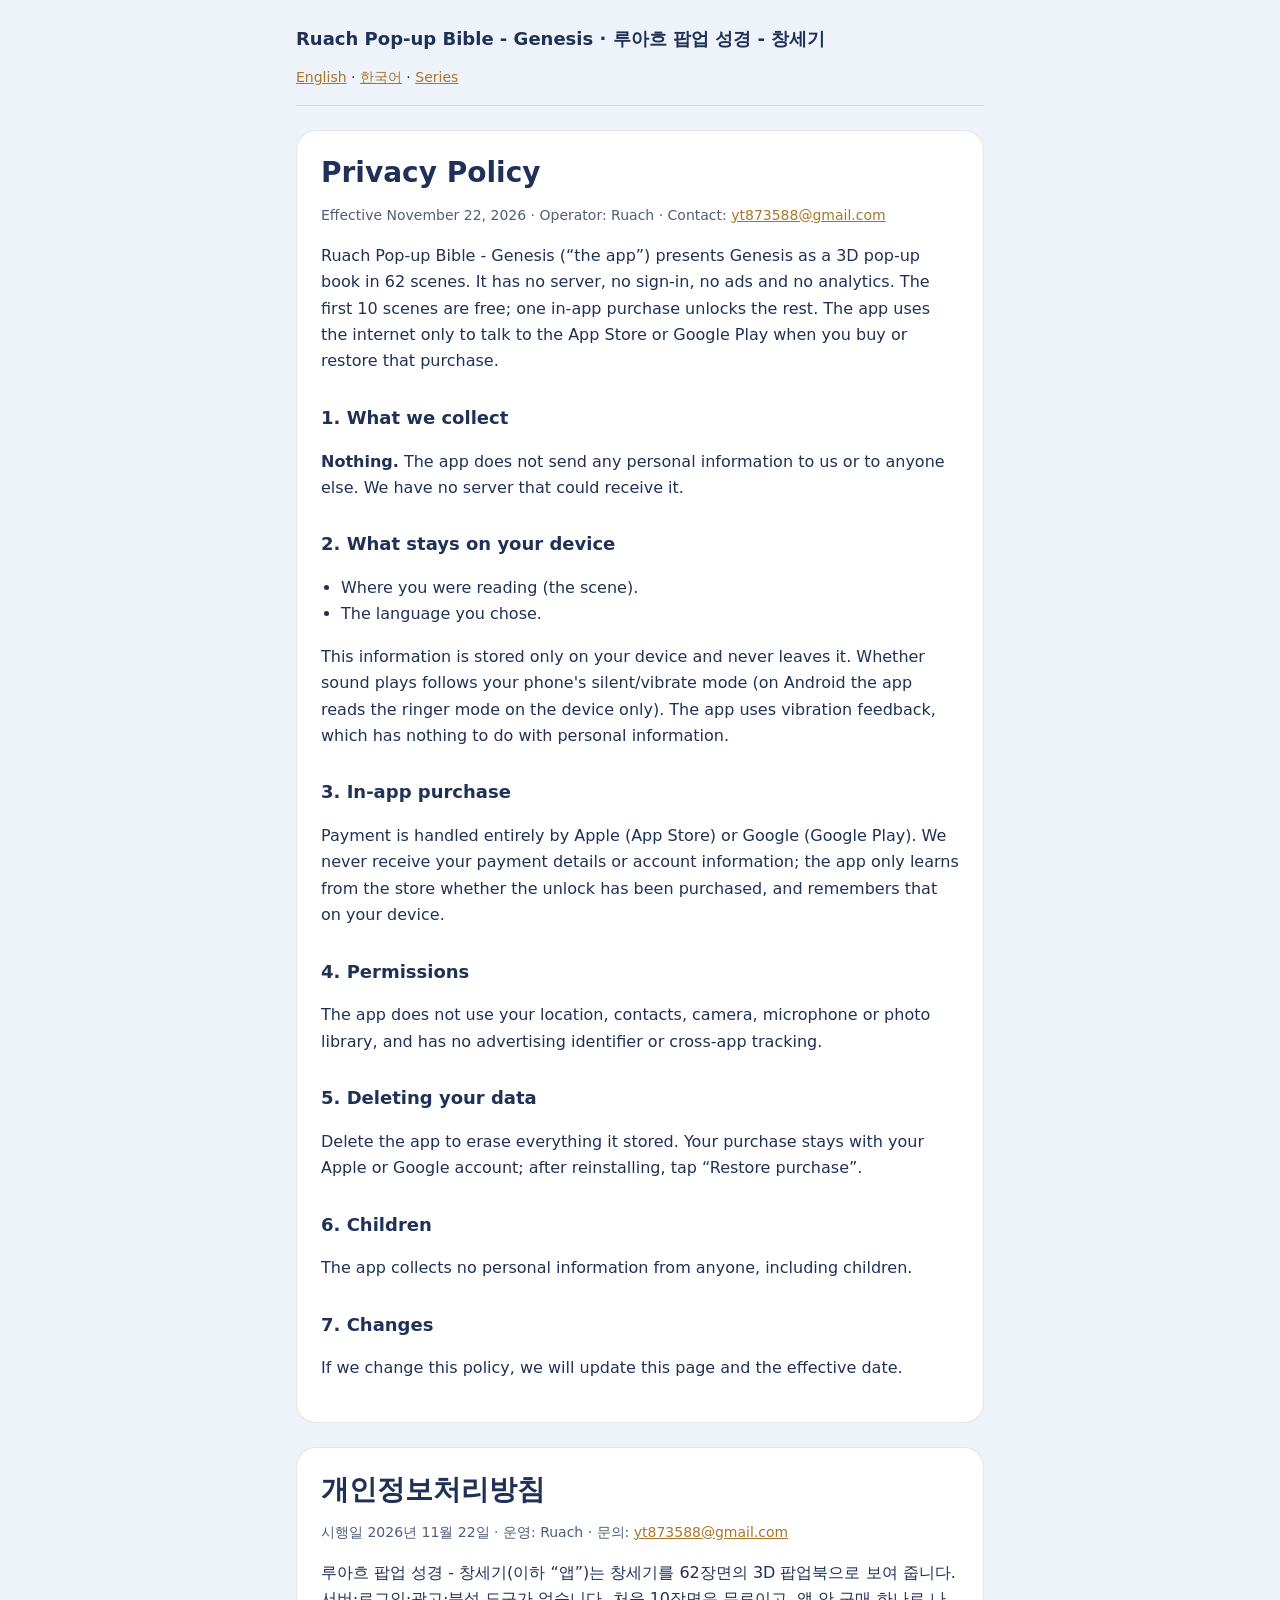
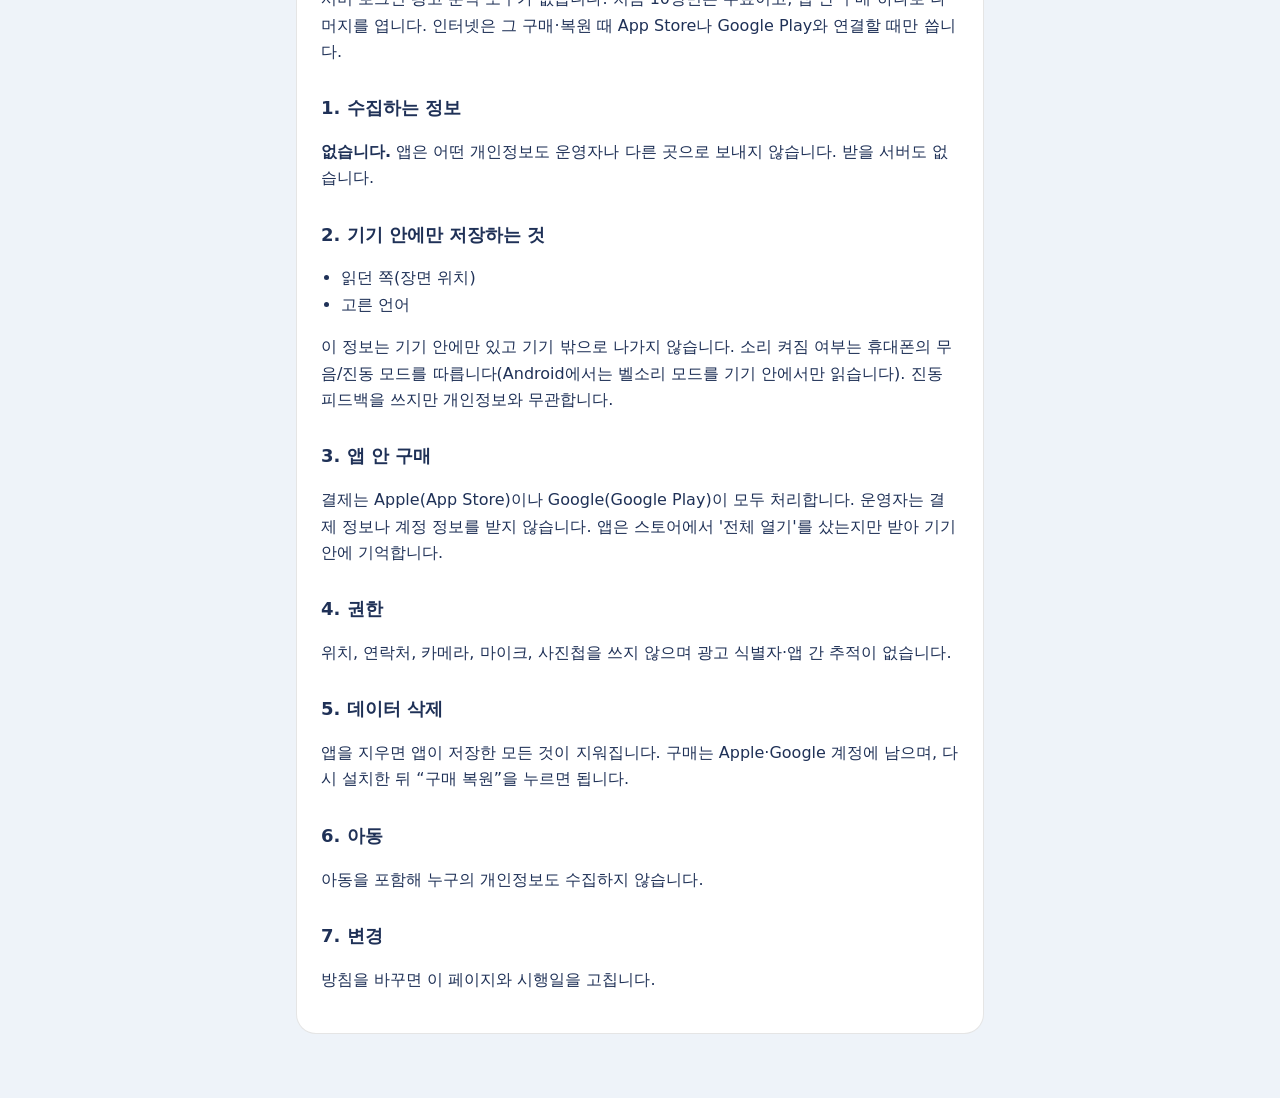
<file: ruach-popupbook/genesis/privacy.html>
<!doctype html>
<html lang="en">
<head>
<meta charset="utf-8">
<meta name="viewport" content="width=device-width, initial-scale=1">
<title>Privacy Policy · Ruach Pop-up Bible - Genesis</title>
<link rel="icon" href="icon.png">
<link rel="stylesheet" href="../style.css">
</head>
<body>
<main>
<header>
  <a class="brand" href="./">Ruach Pop-up Bible - Genesis · 루아흐 팝업 성경 - 창세기</a>
  <nav><a href="#en">English</a> · <a href="#ko">한국어</a> · <a href="../">Series</a></nav>
</header>

<article id="en">
<h1>Privacy Policy</h1>
<p class="meta">Effective November 22, 2026 · Operator: Ruach · Contact: <a href="mailto:yt873588@gmail.com">yt873588@gmail.com</a></p>

<p>Ruach Pop-up Bible - Genesis (“the app”) presents Genesis as a 3D pop-up book in 62 scenes. It has no server, no sign-in, no ads and no analytics. The first 10 scenes are free; one in-app purchase unlocks the rest. The app uses the internet only to talk to the App Store or Google Play when you buy or restore that purchase.</p>

<h2>1. What we collect</h2>
<p><b>Nothing.</b> The app does not send any personal information to us or to anyone else. We have no server that could receive it.</p>

<h2>2. What stays on your device</h2>
<ul>
  <li>Where you were reading (the scene).</li>
  <li>The language you chose.</li>
</ul>
<p>This information is stored only on your device and never leaves it. Whether sound plays follows your phone's silent/vibrate mode (on Android the app reads the ringer mode on the device only). The app uses vibration feedback, which has nothing to do with personal information.</p>

<h2>3. In-app purchase</h2>
<p>Payment is handled entirely by Apple (App Store) or Google (Google Play). We never receive your payment details or account information; the app only learns from the store whether the unlock has been purchased, and remembers that on your device.</p>

<h2>4. Permissions</h2>
<p>The app does not use your location, contacts, camera, microphone or photo library, and has no advertising identifier or cross-app tracking.</p>

<h2>5. Deleting your data</h2>
<p>Delete the app to erase everything it stored. Your purchase stays with your Apple or Google account; after reinstalling, tap “Restore purchase”.</p>

<h2>6. Children</h2>
<p>The app collects no personal information from anyone, including children.</p>

<h2>7. Changes</h2>
<p>If we change this policy, we will update this page and the effective date.</p>
</article>

<article id="ko" lang="ko">
<h1>개인정보처리방침</h1>
<p class="meta">시행일 2026년 11월 22일 · 운영: Ruach · 문의: <a href="mailto:yt873588@gmail.com">yt873588@gmail.com</a></p>

<p>루아흐 팝업 성경 - 창세기(이하 “앱”)는 창세기를 62장면의 3D 팝업북으로 보여 줍니다. 서버·로그인·광고·분석 도구가 없습니다. 처음 10장면은 무료이고, 앱 안 구매 하나로 나머지를 엽니다. 인터넷은 그 구매·복원 때 App Store나 Google Play와 연결할 때만 씁니다.</p>

<h2>1. 수집하는 정보</h2>
<p><b>없습니다.</b> 앱은 어떤 개인정보도 운영자나 다른 곳으로 보내지 않습니다. 받을 서버도 없습니다.</p>

<h2>2. 기기 안에만 저장하는 것</h2>
<ul>
  <li>읽던 쪽(장면 위치)</li>
  <li>고른 언어</li>
</ul>
<p>이 정보는 기기 안에만 있고 기기 밖으로 나가지 않습니다. 소리 켜짐 여부는 휴대폰의 무음/진동 모드를 따릅니다(Android에서는 벨소리 모드를 기기 안에서만 읽습니다). 진동 피드백을 쓰지만 개인정보와 무관합니다.</p>

<h2>3. 앱 안 구매</h2>
<p>결제는 Apple(App Store)이나 Google(Google Play)이 모두 처리합니다. 운영자는 결제 정보나 계정 정보를 받지 않습니다. 앱은 스토어에서 '전체 열기'를 샀는지만 받아 기기 안에 기억합니다.</p>

<h2>4. 권한</h2>
<p>위치, 연락처, 카메라, 마이크, 사진첩을 쓰지 않으며 광고 식별자·앱 간 추적이 없습니다.</p>

<h2>5. 데이터 삭제</h2>
<p>앱을 지우면 앱이 저장한 모든 것이 지워집니다. 구매는 Apple·Google 계정에 남으며, 다시 설치한 뒤 “구매 복원”을 누르면 됩니다.</p>

<h2>6. 아동</h2>
<p>아동을 포함해 누구의 개인정보도 수집하지 않습니다.</p>

<h2>7. 변경</h2>
<p>방침을 바꾸면 이 페이지와 시행일을 고칩니다.</p>
</article>
</main>
</body>
</html>
</file>
<file: family-archive/style.css>
/* 지원·개인정보 페이지: 브랜드 밤하늘색, 읽기 쉬운 한 단 */
:root {
  --bg: #0b0918;
  --card: #17132b;
  --ink: #f5f5f7;
  --ink-2: #b9b6c8;
  --accent: #b18cff;
  --line: rgba(255, 255, 255, 0.12);
}
@media (prefers-color-scheme: light) {
  :root { --bg: #f7f6fb; --card: #ffffff; --ink: #1b1830; --ink-2: #5d5975; --accent: #6b47d6; --line: rgba(0, 0, 0, 0.1); }
}
* { box-sizing: border-box; }
body { margin: 0; background: var(--bg); color: var(--ink); font: 16px/1.65 -apple-system, BlinkMacSystemFont, "Apple SD Gothic Neo", "Noto Sans KR", system-ui, sans-serif; }
main { max-width: 720px; margin: 0 auto; padding: 24px 16px 64px; }
header { display: flex; justify-content: space-between; align-items: center; gap: 12px; flex-wrap: wrap; padding-bottom: 16px; border-bottom: 1px solid var(--line); }
.brand { font-weight: 800; font-size: 18px; color: var(--ink); text-decoration: none; }
nav { font-size: 14px; }
a { color: var(--accent); }
article { background: var(--card); border: 1px solid var(--line); border-radius: 20px; padding: 24px; margin-top: 24px; }
h1 { margin: 0 0 4px; font-size: 28px; line-height: 1.25; }
h2 { margin: 28px 0 8px; font-size: 18px; }
.meta { color: var(--ink-2); font-size: 14px; }
.lead { font-size: 18px; color: var(--ink-2); }
.contact { padding: 14px 16px; border-radius: 14px; border: 1px solid var(--line); }
ul { padding-left: 20px; }
dt { font-weight: 700; margin-top: 16px; }
dd { margin: 4px 0 0; color: var(--ink-2); }
</file>
<file: ruach-bible/style.css>
/* 루아흐 성경 지원·개인정보 페이지: 앱 아이콘 색(하늘빛 바탕·남색·금박), 읽기 쉬운 한 단 */
:root {
  --bg: #0f1a30;
  --card: #1f3157;
  --ink: #f5f5f7;
  --ink-2: #c3cde0;
  --accent: #e3b765;
  --line: rgba(255, 255, 255, 0.12);
}
@media (prefers-color-scheme: light) {
  :root { --bg: #eef3f9; --card: #ffffff; --ink: #1f3157; --ink-2: #4f5d78; --accent: #a8762a; --line: rgba(0, 0, 0, 0.1); }
}
* { box-sizing: border-box; }
body { margin: 0; background: var(--bg); color: var(--ink); font: 16px/1.65 -apple-system, BlinkMacSystemFont, "Apple SD Gothic Neo", "Noto Sans KR", system-ui, sans-serif; }
main { max-width: 720px; margin: 0 auto; padding: 24px 16px 64px; }
header { display: flex; justify-content: space-between; align-items: center; gap: 12px; flex-wrap: wrap; padding-bottom: 16px; border-bottom: 1px solid var(--line); }
.brand { font-weight: 800; font-size: 18px; color: var(--ink); text-decoration: none; }
nav { font-size: 14px; }
a { color: var(--accent); }
article { background: var(--card); border: 1px solid var(--line); border-radius: 20px; padding: 24px; margin-top: 24px; }
h1 { margin: 0 0 4px; font-size: 28px; line-height: 1.25; }
h2 { margin: 28px 0 8px; font-size: 18px; }
.meta { color: var(--ink-2); font-size: 14px; }
.lead { font-size: 18px; color: var(--ink-2); }
.contact { padding: 14px 16px; border-radius: 14px; border: 1px solid var(--line); }
ul { padding-left: 20px; }
dt { font-weight: 700; margin-top: 16px; }
dd { margin: 4px 0 0; color: var(--ink-2); }
</file>
<file: ruach-popupbook/style.css>
/* 루아흐 팝업 성경 시리즈 지원·개인정보 페이지(창세기 페이지에서 옮김): 앱 아이콘 색(하늘빛 바탕·남색·금박), 읽기 쉬운 한 단 */
:root {
  --bg: #0f1a30;
  --card: #1f3157;
  --ink: #f5f5f7;
  --ink-2: #c3cde0;
  --accent: #e3b765;
  --line: rgba(255, 255, 255, 0.12);
}
@media (prefers-color-scheme: light) {
  :root { --bg: #eef3f9; --card: #ffffff; --ink: #1f3157; --ink-2: #4f5d78; --accent: #a8762a; --line: rgba(0, 0, 0, 0.1); }
}
* { box-sizing: border-box; }
body { margin: 0; background: var(--bg); color: var(--ink); font: 16px/1.65 -apple-system, BlinkMacSystemFont, "Apple SD Gothic Neo", "Noto Sans KR", system-ui, sans-serif; }
main { max-width: 720px; margin: 0 auto; padding: 24px 16px 64px; }
header { display: flex; justify-content: space-between; align-items: center; gap: 12px; flex-wrap: wrap; padding-bottom: 16px; border-bottom: 1px solid var(--line); }
.brand { font-weight: 800; font-size: 18px; color: var(--ink); text-decoration: none; }
nav { font-size: 14px; }
a { color: var(--accent); }
article { background: var(--card); border: 1px solid var(--line); border-radius: 20px; padding: 24px; margin-top: 24px; }
h1 { margin: 0 0 4px; font-size: 28px; line-height: 1.25; }
h2 { margin: 28px 0 8px; font-size: 18px; }
.meta { color: var(--ink-2); font-size: 14px; }
.lead { font-size: 18px; color: var(--ink-2); }
.contact { padding: 14px 16px; border-radius: 14px; border: 1px solid var(--line); }
ul { padding-left: 20px; }
dt { font-weight: 700; margin-top: 16px; }
dd { margin: 4px 0 0; color: var(--ink-2); }
.books { list-style: none; padding: 0; margin: 16px 0 0; display: grid; gap: 12px; }
.books > li > a { display: flex; align-items: center; gap: 14px; padding: 12px; border: 1px solid var(--line); border-radius: 16px; text-decoration: none; color: var(--ink); }
.books img { width: 56px; height: 56px; border-radius: 13px; }
.books b { display: block; }
.books span { color: var(--ink-2); font-size: 14px; }
.books .get { margin: 6px 0 0 12px; font-size: 14px; color: var(--ink-2); }
</file>
<file: support/style.css>
/* 후원 페이지(사이트 공통): 홈의 브랜드 파랑, 읽기 쉬운 한 단 */
:root {
  --bg: #0f1a30;
  --card: #1f3157;
  --ink: #f5f5f7;
  --ink-2: #c3cde0;
  --accent: #6fb1ff;
  --line: rgba(255, 255, 255, 0.12);
}
@media (prefers-color-scheme: light) {
  :root { --bg: #eef3f9; --card: #ffffff; --ink: #1f3157; --ink-2: #4f5d78; --accent: #0071E3; --line: rgba(0, 0, 0, 0.1); }
}
* { box-sizing: border-box; }
body { margin: 0; background: var(--bg); color: var(--ink); font: 16px/1.65 -apple-system, BlinkMacSystemFont, "Apple SD Gothic Neo", "Noto Sans KR", system-ui, sans-serif; }
main { max-width: 720px; margin: 0 auto; padding: 24px 16px 64px; }
header { display: flex; justify-content: space-between; align-items: center; gap: 12px; flex-wrap: wrap; padding-bottom: 16px; border-bottom: 1px solid var(--line); }
.brand { font-weight: 800; font-size: 18px; color: var(--ink); text-decoration: none; }
nav { font-size: 14px; }
a { color: var(--accent); }
article { background: var(--card); border: 1px solid var(--line); border-radius: 20px; padding: 24px; margin-top: 24px; }
h1 { margin: 0 0 4px; font-size: 28px; line-height: 1.25; }
h2 { margin: 28px 0 8px; font-size: 18px; }
.meta { color: var(--ink-2); font-size: 14px; }
.lead { font-size: 18px; color: var(--ink-2); }
.contact { padding: 14px 16px; border-radius: 14px; border: 1px solid var(--line); }
ul { padding-left: 20px; }
dt { font-weight: 700; margin-top: 16px; }
dd { margin: 4px 0 0; color: var(--ink-2); }
.ways { display: grid; gap: 12px; margin-top: 16px; }
.way { border: 1px solid var(--line); border-radius: 14px; padding: 14px 16px; display: grid; gap: 4px; }
.way b { font-size: 15px; }
.num { font-variant-numeric: tabular-nums; font-size: 18px; letter-spacing: .02em; }
.btn { display: inline-block; justify-self: start; margin-top: 6px; padding: 8px 16px; border-radius: 999px; background: var(--accent); color: #fff; text-decoration: none; font-weight: 600; font-size: 14px; }
</file>
